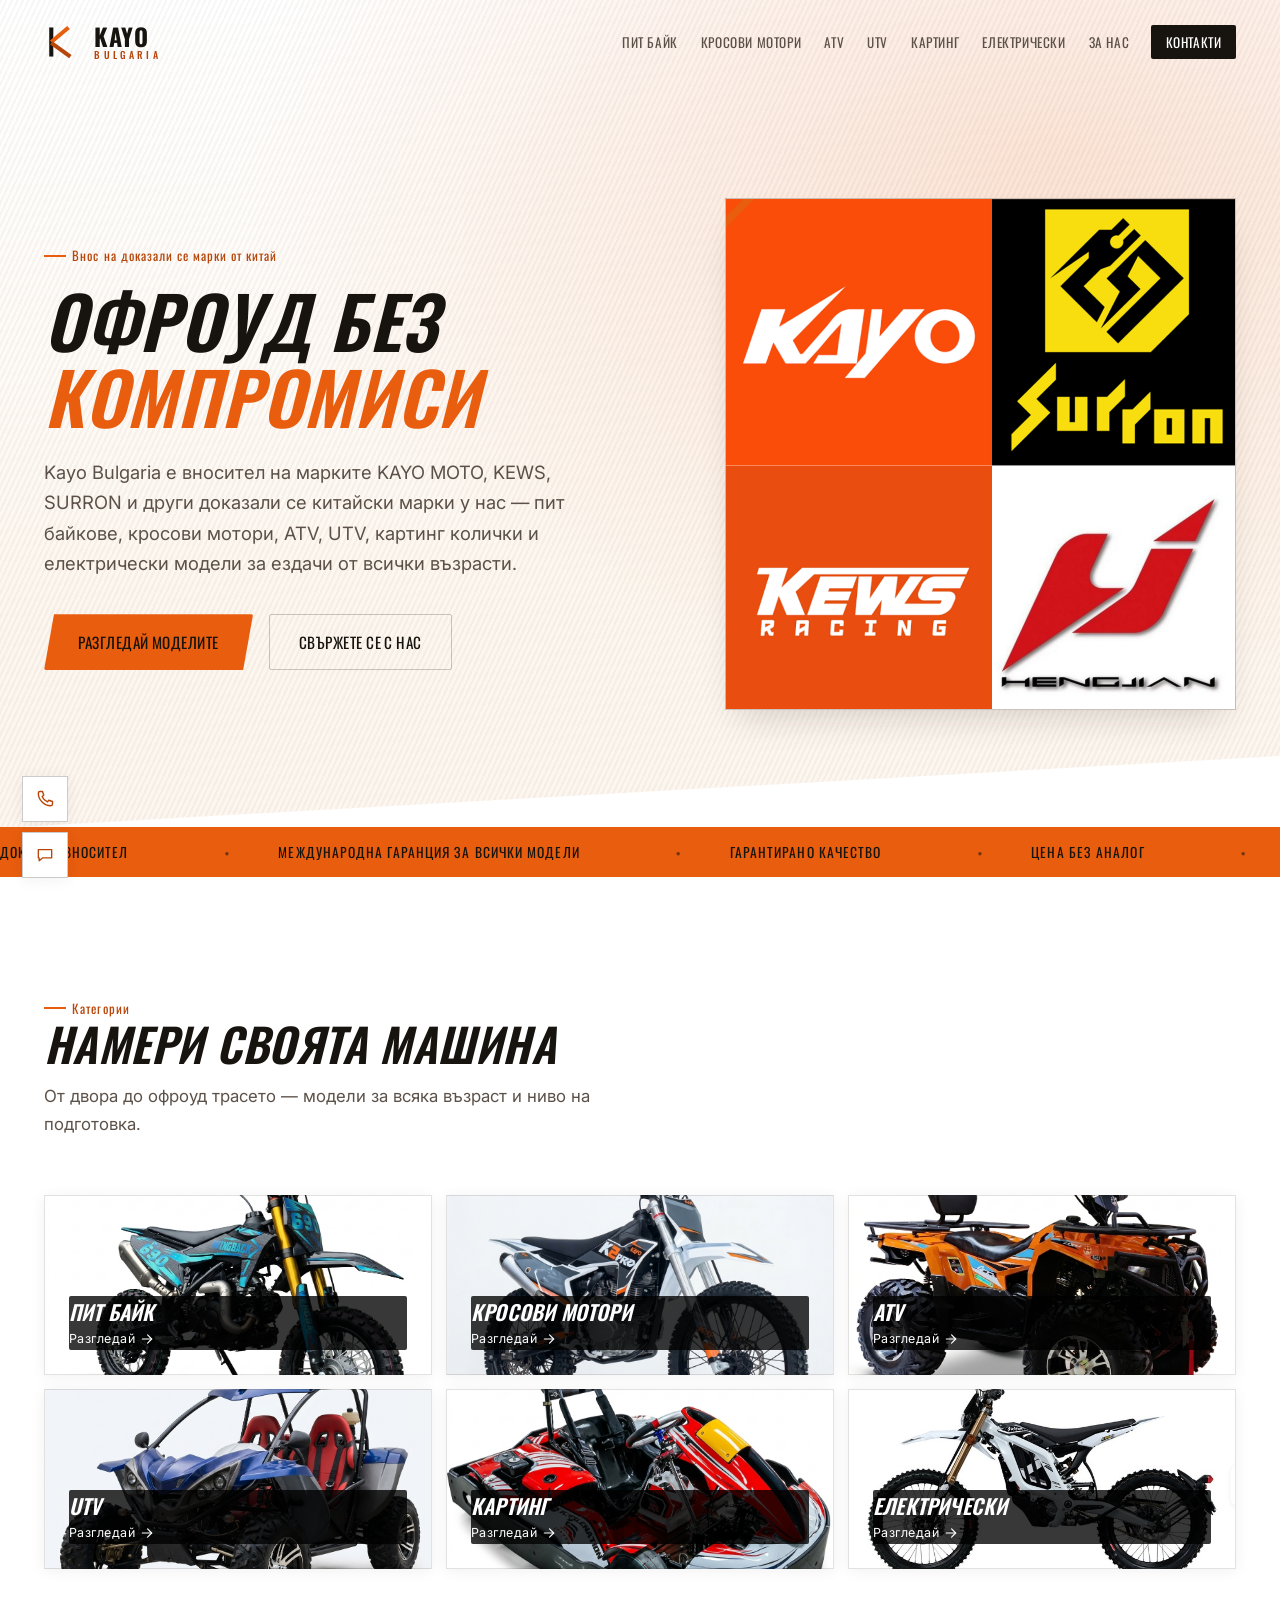
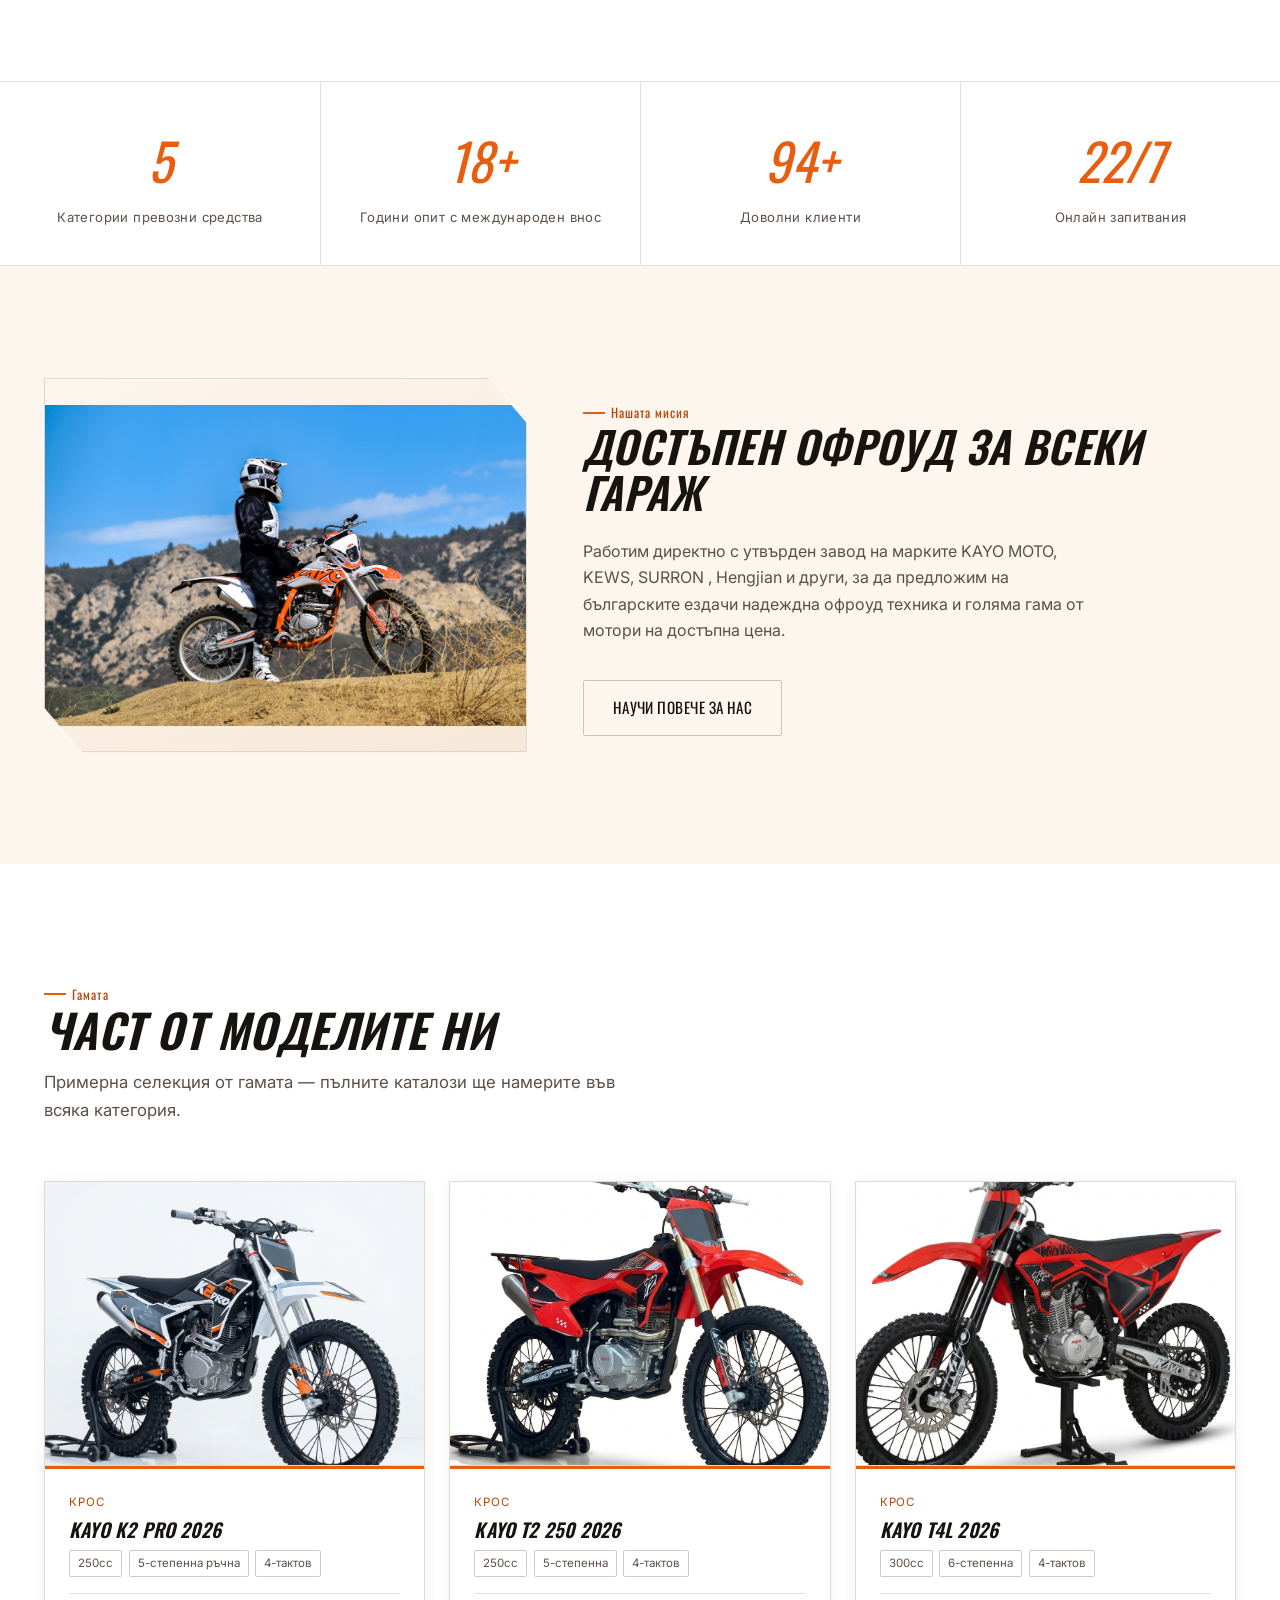
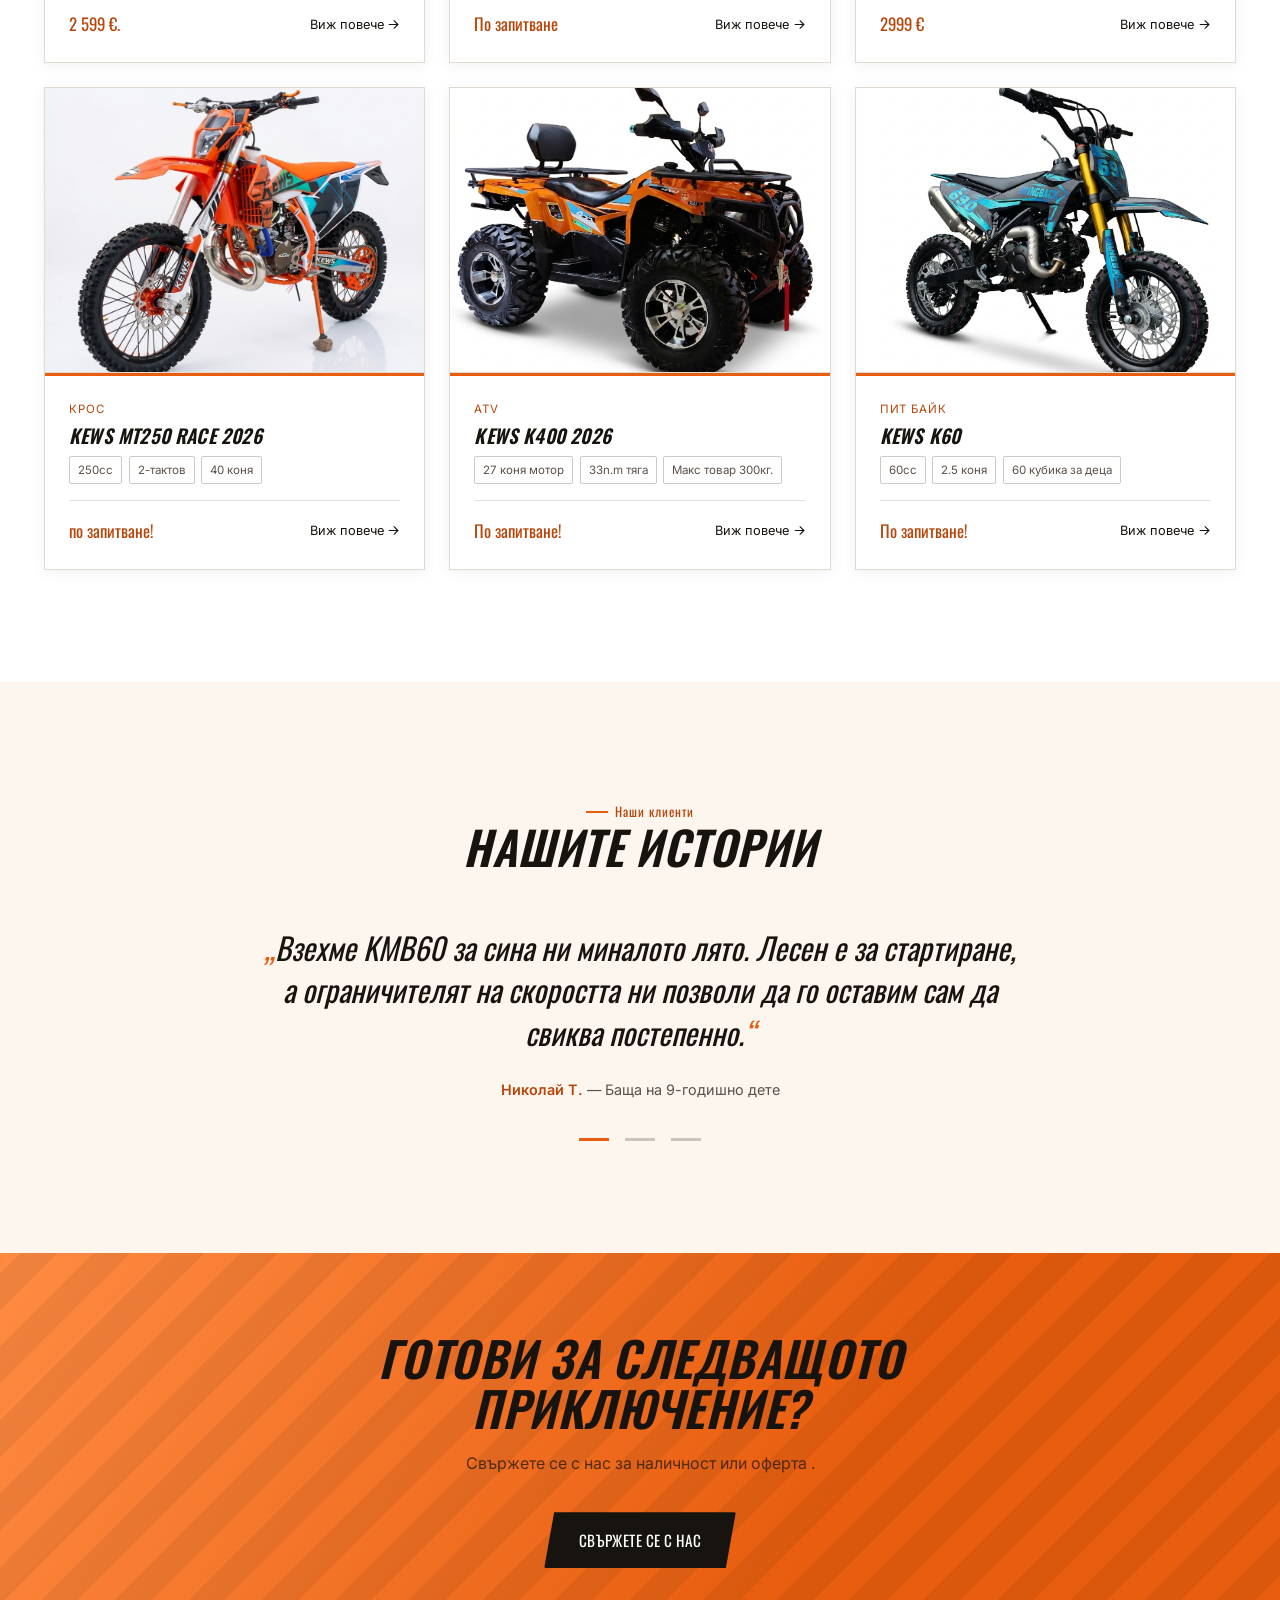
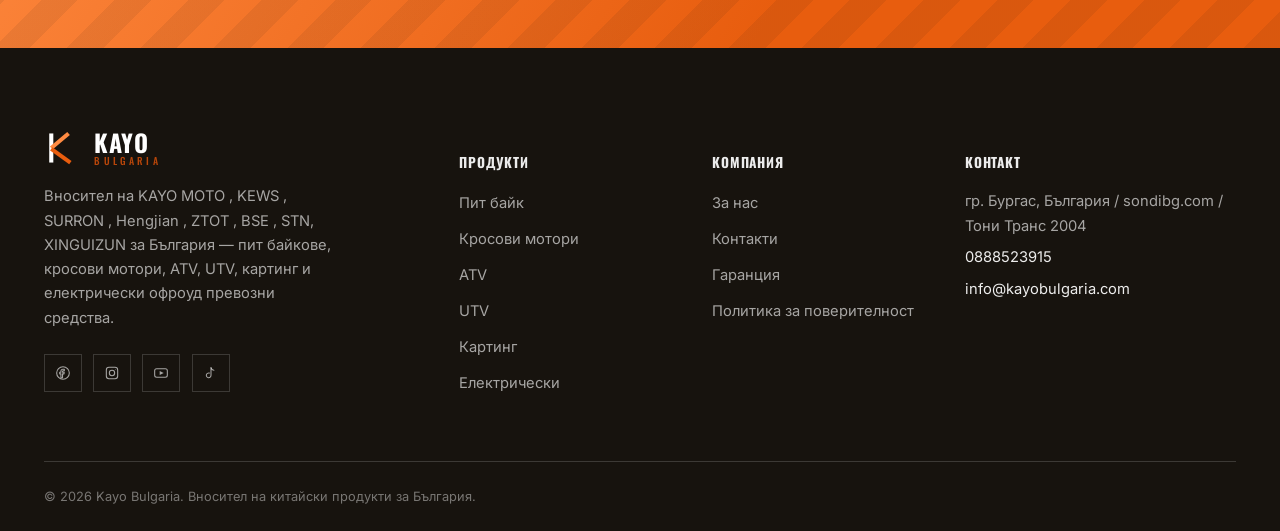
<file: index.html>
<!DOCTYPE html>
<html lang="bg">
<head>
<meta charset="UTF-8">
<meta name="viewport" content="width=device-width, initial-scale=1.0">
<title>KAYO България | Пит байкове, ATV, UTV, кросови мотори</title>
<meta name="description" content="Внос на ТОП цени KAYO MOTO, SURRON и KEWS за България — пит байкове, кросови мотори, ATV, UTV, картинг и електрически возила. Гаранция и доставка в цялата страна.">
<meta name="robots" content="index, follow, max-image-preview:large">
<meta name="keywords" content="KAYO MOTO България, пит байк, кросов мотор, ATV, UTV, картинг, електрически офроуд, внос мотори България">
<meta name="author" content="Kayo Bulgaria">
<meta name="theme-color" content="#17140f">
<!-- TODO: смени с реалния домейн на сайта, ако се различава от kayobulgaria.bg -->
<link rel="canonical" href="https://kayobulgaria.bg/">

<!-- Open Graph / Facebook -->
<meta property="og:type" content="website">
<meta property="og:site_name" content="Kayo Bulgaria">
<meta property="og:locale" content="bg_BG">
<meta property="og:url" content="https://kayobulgaria.bg/">
<meta property="og:title" content="KAYO MOTO България | Пит байкове, ATV, UTV, кросови мотори">
<meta property="og:description" content="Официален внос на KAYO MOTO, SURRON и KEWS за България — пит байкове, кросови мотори, ATV, UTV, картинг и електрически возила с гаранция и доставка в цялата страна.">
<!-- TODO: качи реална снимка 1200x630px на модел/шоурум тук -->
<meta property="og:image" content="https://kayobulgaria.bg/images/og-cover.jpg">
<meta property="og:image:width" content="1200">
<meta property="og:image:height" content="630">

<!-- Twitter Card -->
<meta name="twitter:card" content="summary_large_image">
<meta name="twitter:title" content="KAYO MOTO България | Пит байкове, ATV, UTV, кросови мотори">
<meta name="twitter:description" content="Официален внос на KAYO MOTO, SURRON и KEWS за България — пит байкове, кросови мотори, ATV, UTV, картинг и електрически возила.">
<meta name="twitter:image" content="https://kayobulgaria.bg/images/og-cover.jpg">

<link rel="icon" href="data:image/svg+xml,%3Csvg xmlns='http://www.w3.org/2000/svg' viewBox='0 0 100 100'%3E%3Crect width='100' height='100' fill='%2317140f'/%3E%3Ctext x='50' y='70' font-size='58' font-family='Arial' font-weight='700' fill='%23e85d2a' text-anchor='middle'%3EK%3C/text%3E%3C/svg%3E">
<link rel="preconnect" href="https://fonts.googleapis.com">
<link rel="preconnect" href="https://fonts.gstatic.com" crossorigin>
<link rel="stylesheet" href="css/style.css">

<!-- Structured data: помага на Google да разбере кой сте и каква е структурата на сайта -->
<script type="application/ld+json">
{
  "@context": "https://schema.org",
  "@graph": [
    {
      "@type": "MotorcycleDealer",
      "@id": "https://kayobulgaria.bg/#organization",
      "name": "Kayo Bulgaria",
      "url": "https://kayobulgaria.bg/",
      "logo": "https://kayobulgaria.bg/images/logo.png",
      "image": "https://kayobulgaria.bg/images/og-cover.jpg",
      "description": "Вносител на KAYO MOTO , KEWS , SURRON , Hengjian , ZTOT , BSE , STN, XINGUIZUN за България — пит байкове, кросови мотори, ATV, UTV, картинг и електрически офроуд превозни средства.",
      "telephone": "+359888523915",
      "email": "info@kayobulgaria.com",
      "priceRange": "$$",
      "currenciesAccepted": "BGN",
      "address": {
        "@type": "PostalAddress",
        "addressLocality": "Бургас",
        "addressCountry": "BG"
      },
      "areaServed": "BG",
      "sameAs": [
        "https://www.facebook.com/ЗАМЕНИ_С_РЕАЛЕН_ЛИНК",
        "https://www.instagram.com/ЗАМЕНИ_С_РЕАЛЕН_ЛИНК",
        "https://www.youtube.com/ЗАМЕНИ_С_РЕАЛЕН_ЛИНК",
        "https://www.tiktok.com/ЗАМЕНИ_С_РЕАЛЕН_ЛИНК"
      ]
    },
    {
      "@type": "WebSite",
      "@id": "https://kayobulgaria.bg/#website",
      "url": "https://kayobulgaria.bg/",
      "name": "Kayo Bulgaria",
      "inLanguage": "bg-BG",
      "publisher": { "@id": "https://kayobulgaria.bg/#organization" }
    },
    {
      "@type": "ItemList",
      "name": "Категории превозни средства",
      "itemListElement": [
        {"@type": "ListItem", "position": 1, "name": "Пит байк", "url": "https://kayobulgaria.bg/pit-bike.html"},
        {"@type": "ListItem", "position": 2, "name": "Кросови мотори", "url": "https://kayobulgaria.bg/cross.html"},
        {"@type": "ListItem", "position": 3, "name": "ATV", "url": "https://kayobulgaria.bg/atv.html"},
        {"@type": "ListItem", "position": 4, "name": "UTV", "url": "https://kayobulgaria.bg/utv.html"},
        {"@type": "ListItem", "position": 5, "name": "Картинг", "url": "https://kayobulgaria.bg/karting.html"},
        {"@type": "ListItem", "position": 6, "name": "Електрически", "url": "https://kayobulgaria.bg/electric.html"}
      ]
    }
  ]
}
</script>
</head>
<body data-page="home">
  <header class="site-header" id="siteHeader">
    <div class="header-inner">
      <a href="index.html" class="logo" aria-label="Kayo Bulgaria — начало">
        <svg class="logo-mark" viewBox="0 0 44 44" xmlns="http://www.w3.org/2000/svg">
        <path class="bar-1" d="M8 6 L8 38"/>
        <path class="bar-2" d="M8 22 L27 6"/>
        <path class="bar-3" d="M8 23 L29 38"/>
      </svg>
        <span class="logo-text">KAYO<span class="logo-sub">BULGARIA</span></span>
      </a>
      <nav class="main-nav" id="mainNav">
        <ul>
        <li><a href="pit-bike.html" data-page="pit-bike">Пит байк</a></li>
        <li><a href="cross.html" data-page="cross">Кросови мотори</a></li>
        <li><a href="atv.html" data-page="atv">ATV</a></li>
        <li><a href="utv.html" data-page="utv">UTV</a></li>
        <li><a href="karting.html" data-page="karting">Картинг</a></li>
        <li><a href="electric.html" data-page="electric">Електрически</a></li>
        <li><a href="about.html" data-page="about">За нас</a></li>
        <li><a href="contact.html" data-page="contact" class="nav-cta">Контакти</a></li>
        </ul>
      </nav>
      <button class="nav-toggle" id="navToggle" aria-label="Отвори меню" aria-expanded="false">
        <span></span><span></span><span></span>
      </button>
    </div>
  </header>
  <div class="nav-scrim" id="navScrim"></div>
  <main>
  <section class="hero">
    <div class="hero-grain"></div>
    <div class="hero-inner">
      <div class="hero-copy">
        <div class="eyebrow-tag">Внос на доказали се марки от китай</div>
        <h1><span>Офроуд без</span><span>компромиси</span></h1>
        <p class="lede">Kayo Bulgaria е вносител на марките KAYO MOTO, KEWS, SURRON и други доказали се китайски марки у нас — пит байкове, кросови мотори, ATV, UTV, картинг колички и електрически модели за ездачи от всички възрасти.</p>
        <div class="hero-actions">
          <a href="#categories" class="btn btn-primary">Разгледай моделите</a>
          <a href="contact.html" class="btn btn-ghost">Свържете се с нас</a>
        </div>
      </div>
      <div class="hero-art">
        <span class="hero-badge"></span>
        <div class="ph-media"><img src="images/logo1.png" alt="Kayo Bulgaria Logo"></div>
      </div>
    </div>
  </section>

    <div class="marquee-strip">
    <div class="marquee-track"><span>ДОКАЗАН ВНОСИТЕЛ</span><span>МЕЖДУНАРОДНА ГАРАНЦИЯ ЗА ВСИЧКИ МОДЕЛИ</span><span>ГАРАНТИРАНО КАЧЕСТВО</span><span>ЦЕНА БЕЗ АНАЛОГ</span><span>ДОСТАВКА В ЦЯЛА БЪЛГАРИЯ</span><span>ДОКАЗАН ВНОСИТЕЛ</span><span>МЕЖДУНАРОДНА ГАРАНЦИЯ ЗА ВСИЧКИ МОДЕЛИ</span><span>ГАРАНТИРАНО КАЧЕСТВО</span><span>ЦЕНА БЕЗ АНАЛОГ</span><span>ДОСТАВКА В ЦЯЛА БЪЛГАРИЯ</span></div>
  </div>

  <section class="section" id="categories">
    <div class="container">
      <div class="section-head reveal">
        <div class="eyebrow-tag">Категории</div>
        <h2>Намери своята машина</h2>
        <p>От двора до офроуд трасето — модели за всяка възраст и ниво на подготовка.</p>
      </div>
      <div class="cat-grid">
        <a href="pit-bike.html" class="cat-card" style="background-image: url('images/kewsk60.jpg');" aria-label="Разгледай пит байкове KAYO">
          <h3>Пит байк</h3>
          <span class="cat-go">Разгледай <svg viewBox="0 0 24 24" fill="none" stroke="currentColor" stroke-width="2" stroke-linecap="round" stroke-linejoin="round"><line x1="4" y1="12" x2="20" y2="12"/><polyline points="13 5 20 12 13 19"/></svg></span>
        </a>
        <a href="cross.html" class="cat-card" style="background-image: url('images/kayok2.jpg');" aria-label="Разгледай кросови мотори KAYO">
          <h3>Кросови мотори</h3>
          <span class="cat-go">Разгледай <svg viewBox="0 0 24 24" fill="none" stroke="currentColor" stroke-width="2" stroke-linecap="round" stroke-linejoin="round"><line x1="4" y1="12" x2="20" y2="12"/><polyline points="13 5 20 12 13 19"/></svg></span>
        </a>
        <a href="atv.html" class="cat-card" style="background-image: url('images/kewsk400.jpg');" aria-label="Разгледай ATV квадроциклети KAYO">
          <h3>ATV</h3>
          <span class="cat-go">Разгледай <svg viewBox="0 0 24 24" fill="none" stroke="currentColor" stroke-width="2" stroke-linecap="round" stroke-linejoin="round"><line x1="4" y1="12" x2="20" y2="12"/><polyline points="13 5 20 12 13 19"/></svg></span>
        </a>
        <a href="utv.html" class="cat-card" style="background-image: url('images/utv.jpg');" aria-label="Разгледай UTV бъгита KAYO">
          <h3>UTV</h3>
          <span class="cat-go">Разгледай <svg viewBox="0 0 24 24" fill="none" stroke="currentColor" stroke-width="2" stroke-linecap="round" stroke-linejoin="round"><line x1="4" y1="12" x2="20" y2="12"/><polyline points="13 5 20 12 13 19"/></svg></span>
        </a>
        <a href="karting.html" class="cat-card" style="background-image: url('images/karting.jpg');" aria-label="Разгледай картинг колички KAYO">
          <h3>Картинг</h3>
          <span class="cat-go">Разгледай <svg viewBox="0 0 24 24" fill="none" stroke="currentColor" stroke-width="2" stroke-linecap="round" stroke-linejoin="round"><line x1="4" y1="12" x2="20" y2="12"/><polyline points="13 5 20 12 13 19"/></svg></span>
        </a>
        <a href="electric.html" class="cat-card" style="background-image: url('images/surronlb2.jpg');" aria-label="Разгледай електрически офроуд превозни средства KAYO">
          <h3>Електрически</h3>
          <span class="cat-go">Разгледай <svg viewBox="0 0 24 24" fill="none" stroke="currentColor" stroke-width="2" stroke-linecap="round" stroke-linejoin="round"><line x1="4" y1="12" x2="20" y2="12"/><polyline points="13 5 20 12 13 19"/></svg></span>
        </a>
      </div>
    </div>
  </section>

  <div class="stats-row">
    <div class="stat"><div class="num" data-count="6">0</div><div class="label">Категории превозни средства</div></div>
    <div class="stat"><div class="num" data-count="20" data-suffix="+">0</div><div class="label">Години опит с международен внос</div></div>
    <div class="stat"><div class="num" data-count="100" data-suffix="+">0</div><div class="label">Доволни клиенти</div></div>
    <div class="stat"><div class="num" data-count="24" data-suffix="/7">0</div><div class="label">Онлайн запитвания</div></div>
  </div>

  <section class="section bg-surface">
    <div class="container">
      <div class="split">
        <div class="split-media"><img src="images/kayoor.jpg" alt="offroad"></div>
        <div class="split-copy reveal">
          <div class="eyebrow-tag">Нашата мисия</div>
          <h2>Достъпен офроуд за всеки гараж</h2>
          <p>Работим директно с утвърден завод на марките KAYO MOTO, KEWS, SURRON , Hengjian и други, за да предложим на българските ездачи надеждна офроуд техника и голяма гама от мотори на достъпна цена. </p>
          <a href="about.html" class="btn btn-ghost">Научи повече за нас</a>
        </div>
      </div>
    </div>
  </section>

  <section class="section">
    <div class="container">
      <div class="section-head reveal">
        <div class="eyebrow-tag">Гамата</div>
        <h2>Част от моделите ни</h2>
        <p>Примерна селекция от гамата — пълните каталози ще намерите във всяка категория.</p>
      </div>
    </div>
    <div class="container">
      <div class="rail">
        <div class="model-card">
          <div class="ph-media"><img src="images/kayok2.jpg" alt="KAYO K2 PRO 2026"></div>
          <div class="model-body">
            <div class="model-cat">Крос</div>
            <h4>KAYO K2 PRO 2026</h4>
            <div class="model-specs"><span class="chip">250cc</span><span class="chip">5-степенна ръчна</span><span class="chip">4-тактов</span></div>
            <div class="model-foot">
              <span class="model-price">2 599 €.</span>
              <a href="cross.html" class="model-link" aria-label="Виж повече за KAYO TT140 пит байк">Виж повече <svg viewBox="0 0 24 24" fill="none" stroke="currentColor" stroke-width="2" stroke-linecap="round" stroke-linejoin="round"><line x1="4" y1="12" x2="20" y2="12"/><polyline points="13 5 20 12 13 19"/></svg></a>
            </div>
          </div>
        </div>
        <div class="model-card">
          <div class="ph-media"><img src="images/kayot2.jpg" alt="KAYO T2 250"></div>
          <div class="model-body">
            <div class="model-cat">Крос</div>
            <h4>KAYO T2 250 2026</h4>
            <div class="model-specs"><span class="chip">250cc</span><span class="chip">5-степенна</span><span class="chip">4-тактов</span></div>
            <div class="model-foot">
              <span class="model-price">По запитване</span>
              <a href="cross.html" class="model-link" aria-label="Виж повече за KAYO K4 250 кросов мотор">Виж повече <svg viewBox="0 0 24 24" fill="none" stroke="currentColor" stroke-width="2" stroke-linecap="round" stroke-linejoin="round"><line x1="4" y1="12" x2="20" y2="12"/><polyline points="13 5 20 12 13 19"/></svg></a>
            </div>
          </div>
        </div>
        <div class="model-card">
          <div class="ph-media"><img src="images/kayot4l.jpg" alt="KAYO T4L 2026"></div>
          <div class="model-body">
            <div class="model-cat">Крос</div>
            <h4>KAYO T4L 2026</h4>
            <div class="model-specs"><span class="chip">300cc</span><span class="chip">6-степенна</span><span class="chip">4-тактов</span></div>
            <div class="model-foot">
              <span class="model-price">2999 €</span>
              <a href="cross.html" class="model-link" aria-label="Виж повече за KAYO T4L кросов мотор">Виж повече <svg viewBox="0 0 24 24" fill="none" stroke="currentColor" stroke-width="2" stroke-linecap="round" stroke-linejoin="round"><line x1="4" y1="12" x2="20" y2="12"/><polyline points="13 5 20 12 13 19"/></svg></a>
            </div>
          </div>
        </div>
        <div class="model-card">
          <div class="ph-media"><img src="images/kewsmt250.jpg" alt="KEWS MT250 RACE 2026"></div>
          <div class="model-body">
            <div class="model-cat">Крос</div>
            <h4>KEWS MT250 RACE 2026</h4>
            <div class="model-specs"><span class="chip">250cc</span><span class="chip">2-тактов</span><span class="chip">40 коня</span></div>
            <div class="model-foot">
              <span class="model-price">по запитване!</span>
              <a href="cross.html" class="model-link" aria-label="Виж повече за MT250 RACE 2026">Виж повече <svg viewBox="0 0 24 24" fill="none" stroke="currentColor" stroke-width="2" stroke-linecap="round" stroke-linejoin="round"><line x1="4" y1="12" x2="20" y2="12"/><polyline points="13 5 20 12 13 19"/></svg></a>
            </div>
          </div>
        </div>
        <div class="model-card">
          <div class="ph-media"><img src="images/kewsk400.jpg" alt="KEWS K400 2026"></div>
          <div class="model-body">
            <div class="model-cat">ATV</div>
            <h4>KEWS K400 2026</h4>
            <div class="model-specs"><span class="chip">27 коня мотор</span><span class="chip">33n.m тяга</span><span class="chip">Макс товар 300кг.</span></div>
            <div class="model-foot">
              <span class="model-price">По запитване!</span>
              <a href="atv.html" class="model-link" aria-label="Виж повече за KEWS K400 2026 ATV">Виж повече <svg viewBox="0 0 24 24" fill="none" stroke="currentColor" stroke-width="2" stroke-linecap="round" stroke-linejoin="round"><line x1="4" y1="12" x2="20" y2="12"/><polyline points="13 5 20 12 13 19"/></svg></a>
            </div>
          </div>
        </div>
        <div class="model-card">
          <div class="ph-media"><img src="images/kewsk60.jpg" alt="KEWS K60 2026"></div>
          <div class="model-body">
            <div class="model-cat">Пит байк</div>
            <h4>KEWS K60</h4>
            <div class="model-specs"><span class="chip">60cc</span><span class="chip">2.5 коня</span><span class="chip">60 кубика за деца</span></div>
            <div class="model-foot">
              <span class="model-price">По запитване!</span>
              <a href="pit-bike.html" class="model-link" aria-label="Виж повече за KEWS K60 2026 Пит байк">Виж повече <svg viewBox="0 0 24 24" fill="none" stroke="currentColor" stroke-width="2" stroke-linecap="round" stroke-linejoin="round"><line x1="4" y1="12" x2="20" y2="12"/><polyline points="13 5 20 12 13 19"/></svg></a>
            </div>
          </div>
        </div>
      </div>
    </div>
    <script type="application/ld+json">
    {
      "@context": "https://schema.org",
      "@graph": [
        {
          "@type": "Product", "name": "KAYO TT140", "category": "Пит байк", "brand": {"@type": "Brand", "name": "KAYO MOTO"},
          "offers": {"@type": "Offer", "priceCurrency": "BGN", "price": "2799", "availability": "https://schema.org/InStock", "url": "https://kayobulgaria.bg/pit-bike.html"}
        },
        {
          "@type": "Product", "name": "KAYO K4 250", "category": "Кросов мотор", "brand": {"@type": "Brand", "name": "KAYO MOTO"},
          "url": "https://kayobulgaria.bg/cross.html"
        },
        {
          "@type": "Product", "name": "KAYO A180", "category": "ATV", "brand": {"@type": "Brand", "name": "KAYO MOTO"},
          "offers": {"@type": "Offer", "priceCurrency": "BGN", "price": "3199", "availability": "https://schema.org/InStock", "url": "https://kayobulgaria.bg/atv.html"}
        },
        {
          "@type": "Product", "name": "KAYO S200", "category": "UTV", "brand": {"@type": "Brand", "name": "KAYO MOTO"},
          "offers": {"@type": "Offer", "priceCurrency": "BGN", "price": "6499", "availability": "https://schema.org/InStock", "url": "https://kayobulgaria.bg/utv.html"}
        },
        {
          "@type": "Product", "name": "KAYO eC2i", "category": "Електрически офроуд", "brand": {"@type": "Brand", "name": "KAYO MOTO"},
          "url": "https://kayobulgaria.bg/electric.html"
        },
        {
          "@type": "Product", "name": "KAYO KART SPORT 200", "category": "Картинг", "brand": {"@type": "Brand", "name": "KAYO MOTO"},
          "url": "https://kayobulgaria.bg/karting.html"
        }
      ]
    }
    </script>
  </section>

  <section class="section bg-surface">
    <div class="container">
      <div class="section-head center reveal">
        <div class="eyebrow-tag">Наши клиенти</div>
        <h2>Нашите истории</h2>
      </div>
      <div class="testi-wrap">
        <div class="testi-slide is-active">
          <p class="testi-quote">Взехме KMB60 за сина ни миналото лято. Лесен е за стартиране, а ограничителят на скоростта ни позволи да го оставим сам да свиква постепенно.</p>
          <p class="testi-meta"><b>Николай Т.</b> — Баща на 9-годишно дете</p>
        </div><div class="testi-slide">
          <p class="testi-quote">K4 250 се справя чудесно на разбита пътека. При покупката в Kayo България ни обясниха подробно какво да следим при поддръжката.</p>
          <p class="testi-meta"><b>Ивайло Г.</b> — Ентусиаст, кросови мотори</p>
        </div><div class="testi-slide">
          <p class="testi-quote">UTV-то ни помага да пренасяме фураж и инструменти по стръмния терен около стопанството — по-икономично решение от по-скъпите марки, които разглеждахме.</p>
          <p class="testi-meta"><b>Радостина П.</b> — Собственик на малко стопанство</p>
        </div>
        <div class="testi-nav"><button class="testi-dot is-active" aria-label="Мнение 1"></button><button class="testi-dot" aria-label="Мнение 2"></button><button class="testi-dot" aria-label="Мнение 3"></button></div>
      </div>
    </div>
  </section>

    <section class="cta-banner">
    <div class="cta-banner-inner">
      <h2>Готови за следващото приключение?</h2>
      <p>Свържете се с нас за наличност или оферта .</p>
      <a href="contact.html" class="btn btn-primary">Свържете се с нас</a>
    </div>
  </section>
  </main>
  <footer class="site-footer">
    <div class="container">
      <div class="footer-grid">
        <div class="footer-brand">
          <a href="index.html" class="logo" aria-label="Kayo Bulgaria — начало">
            <svg class="logo-mark" viewBox="0 0 44 44" xmlns="http://www.w3.org/2000/svg">
        <path class="bar-1" d="M8 6 L8 38"/>
        <path class="bar-2" d="M8 22 L27 6"/>
        <path class="bar-3" d="M8 23 L29 38"/>
      </svg>
            <span class="logo-text">KAYO<span class="logo-sub">BULGARIA</span></span>
          </a>
          <p>Вносител на KAYO MOTO , KEWS , SURRON , Hengjian , ZTOT , BSE , STN, XINGUIZUN за България — пит байкове, кросови мотори, ATV, UTV, картинг и електрически офроуд превозни средства.</p>
          <div class="footer-social">
            <a href="#" aria-label="Facebook"><svg viewBox="0 0 24 24" fill="none" stroke="currentColor" stroke-width="1.6" stroke-linecap="round" stroke-linejoin="round"><circle cx="12" cy="12" r="9.5"/><path d="M14 8.5h-1.5c-.8 0-1.2.4-1.2 1.2V11h2.5l-.3 2.3H11.3V19h-2.4v-5.7H7V11h1.9V9.4c0-1.9 1.1-3 3-3H14z"/></svg></a>
            <a href="#" aria-label="Instagram"><svg viewBox="0 0 24 24" fill="none" stroke="currentColor" stroke-width="1.6" stroke-linecap="round" stroke-linejoin="round"><rect x="3.5" y="3.5" width="17" height="17" rx="4"/><circle cx="12" cy="12" r="4"/><circle cx="17" cy="7" r="0.6" fill="currentColor" stroke="none"/></svg></a>
            <a href="#" aria-label="YouTube"><svg viewBox="0 0 24 24" fill="none" stroke="currentColor" stroke-width="1.6" stroke-linecap="round" stroke-linejoin="round"><rect x="2.5" y="5.5" width="19" height="13" rx="3"/><polygon points="10 9 16 12 10 15" fill="currentColor" stroke="none"/></svg></a>
            <a href="#" aria-label="TikTok"><svg viewBox="0 0 24 24" fill="none" stroke="currentColor" stroke-width="1.6" stroke-linecap="round" stroke-linejoin="round"><path d="M12 4v11.5a3.5 3.5 0 1 1-2.5-3.35"/><path d="M12 4c.4 2.2 2.1 3.8 4.3 4"/></svg></a>
          </div>
        </div>
        <div class="footer-col">
          <h5>Продукти</h5>
          <ul>
            <li><a href="pit-bike.html">Пит байк</a></li>
            <li><a href="cross.html">Кросови мотори</a></li>
            <li><a href="atv.html">ATV</a></li>
            <li><a href="utv.html">UTV</a></li>
            <li><a href="karting.html">Картинг</a></li>
            <li><a href="electric.html">Електрически</a></li>
          </ul>
        </div>
        <div class="footer-col">
          <h5>Компания</h5>
          <ul>
            <li><a href="about.html">За нас</a></li>
            <li><a href="contact.html">Контакти</a></li>
            <li><a href="#">Гаранция</a></li>
            <li><a href="#">Политика за поверителност</a></li>
          </ul>
        </div>
        <div class="footer-col">
          <h5>Контакт</h5>
          <!-- TODO: замени с реални данни -->
          <p>гр. Бургас, България / sondibg.com / Тони Транс 2004</p>
          <p><a href="tel:+359888523915">0888523915</a></p>
          <p><a href="mailto:info@kayobulgaria.com">info@kayobulgaria.com</a></p>
        </div>
      </div>
      <div class="footer-bottom">
        <span>&copy; <span id="year"></span> Kayo Bulgaria. Вносител на китайски продукти за България.</span>
      </div>
    </div>
  </footer>
  <button class="to-top" id="toTop" aria-label="Обратно нагоре"><svg viewBox="0 0 24 24" fill="none" stroke="currentColor" stroke-width="2" stroke-linecap="round" stroke-linejoin="round"><polyline points="6 15 12 9 18 15"/></svg></button>
  <div class="quick-contact">
    <!-- TODO: потвърди, че това е реалният телефонен номер — трябва да съвпада навсякъде в сайта (виж бележката за NAP consistency) -->
    <a href="tel:+359888523915" aria-label="Обадете се"><svg viewBox="0 0 24 24" fill="none" stroke="currentColor" stroke-width="1.7" stroke-linecap="round" stroke-linejoin="round"><path d="M6 3h3l1.5 4.5-2 1.5a12 12 0 0 0 6.5 6.5l1.5-2L21 15v3a2 2 0 0 1-2 2c-8 0-15-7-15-15a2 2 0 0 1 2-2z"/></svg></a>
    <a href="contact.html" aria-label="Изпрати съобщение"><svg viewBox="0 0 24 24" fill="none" stroke="currentColor" stroke-width="1.6" stroke-linecap="round" stroke-linejoin="round"><path d="M4 5.5h16v10H9l-4 3.5v-3.5H4z"/></svg></a>
  </div>
  <script src="js/main.js"></script>
</body>
</html>
</file>
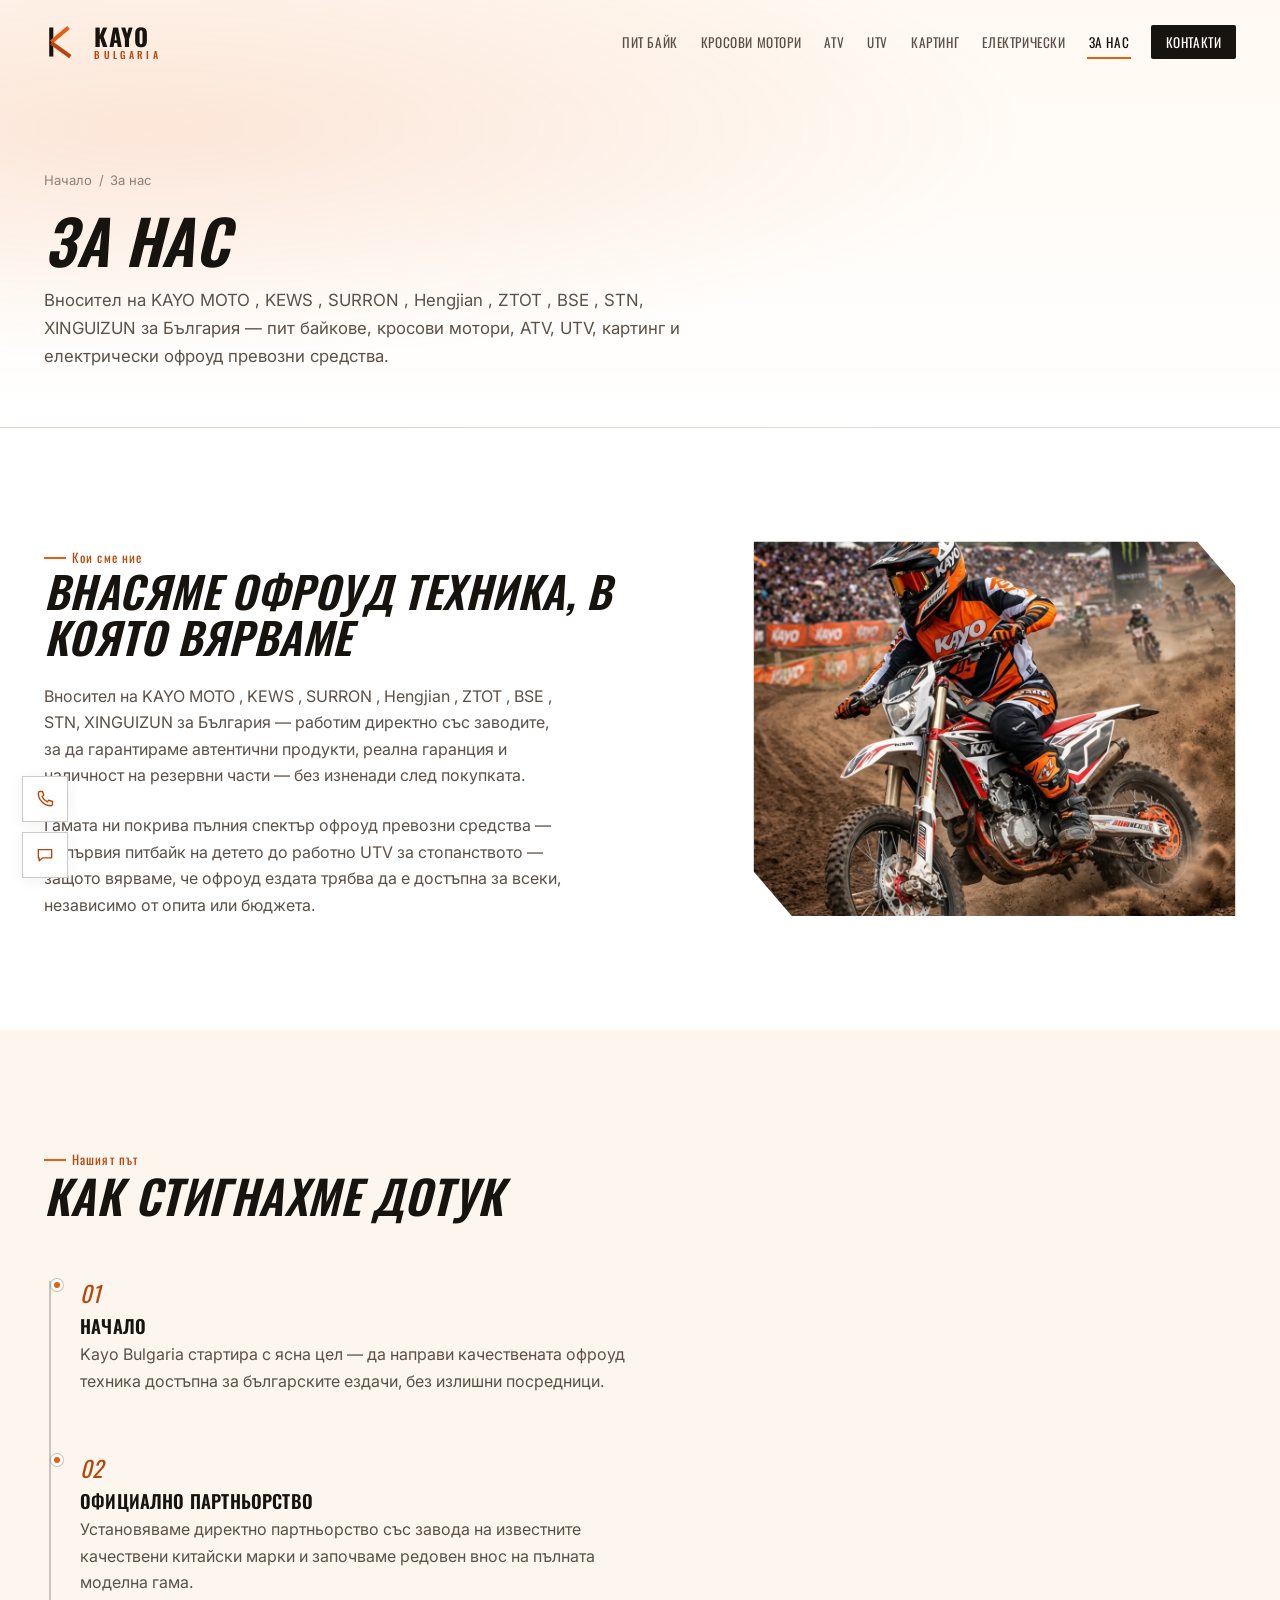
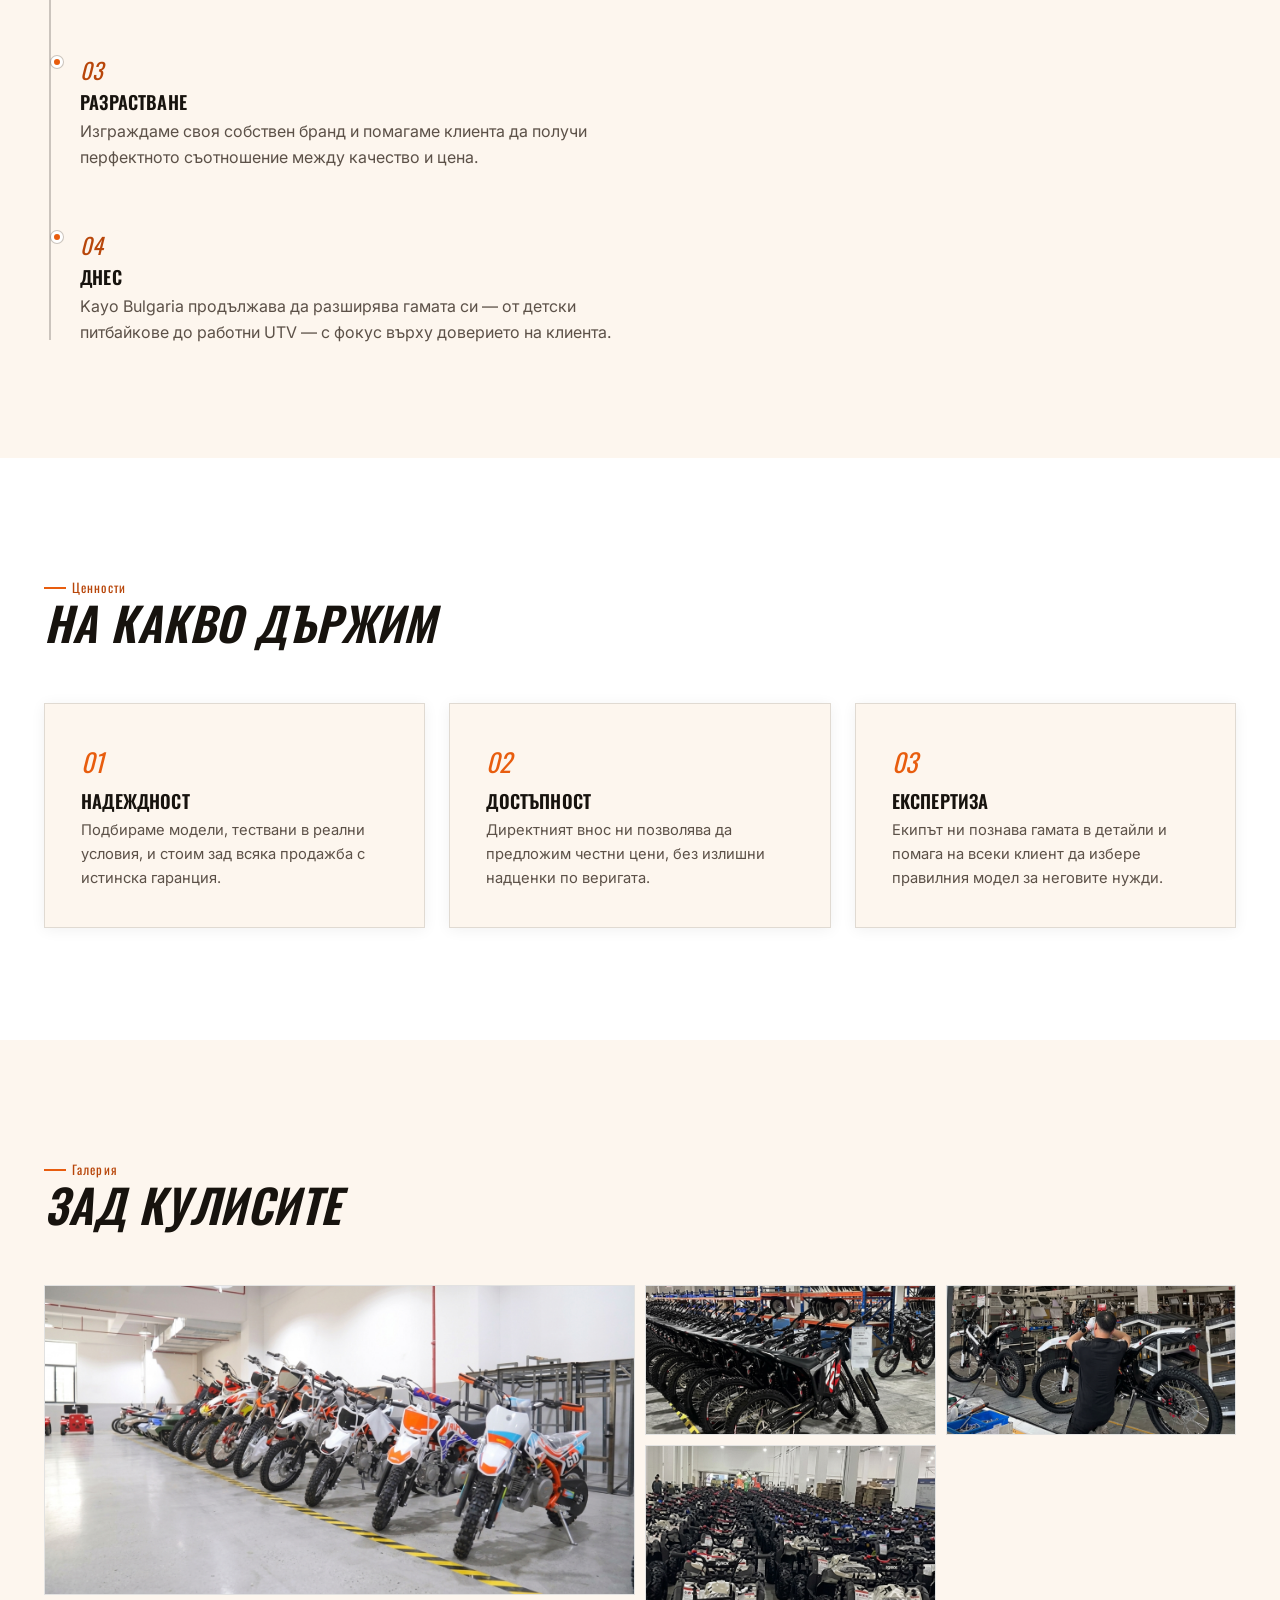
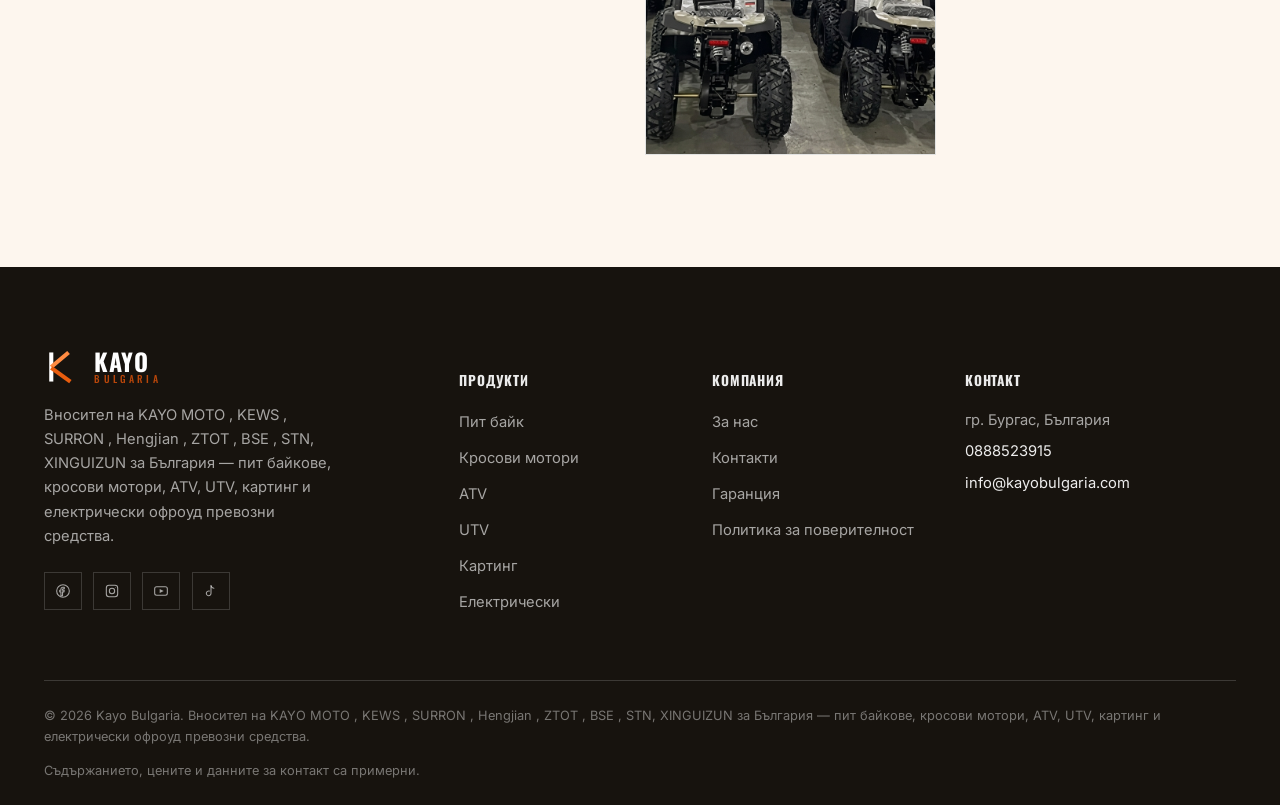
<file: about.html>
<!DOCTYPE html>
<html lang="bg">
<head>
<meta charset="UTF-8">
<meta name="viewport" content="width=device-width, initial-scale=1.0">
<title>За нас — Kayo Bulgaria</title>
<meta name="description" content="Вносител на KAYO MOTO , KEWS , SURRON , Hengjian , ZTOT , BSE , STN, XINGUIZUN за България — пит байкове, кросови мотори, ATV, UTV, картинг и електрически офроуд превозни средства.">
<link rel="icon" href="data:image/svg+xml,%3Csvg xmlns='http://www.w3.org/2000/svg' viewBox='0 0 100 100'%3E%3Crect width='100' height='100' fill='%2317140f'/%3E%3Ctext x='50' y='70' font-size='58' font-family='Arial' font-weight='700' fill='%23e85d2a' text-anchor='middle'%3EK%3C/text%3E%3C/svg%3E">
<link rel="preconnect" href="https://fonts.googleapis.com">
<link rel="stylesheet" href="css/style.css">
</head>
<body data-page="about">
  <header class="site-header" id="siteHeader">
    <div class="header-inner">
      <a href="index.html" class="logo" aria-label="Kayo Bulgaria — начало">
        <svg class="logo-mark" viewBox="0 0 44 44" xmlns="http://www.w3.org/2000/svg">
        <path class="bar-1" d="M8 6 L8 38"/>
        <path class="bar-2" d="M8 22 L27 6"/>
        <path class="bar-3" d="M8 23 L29 38"/>
      </svg>
        <span class="logo-text">KAYO<span class="logo-sub">BULGARIA</span></span>
      </a>
      <nav class="main-nav" id="mainNav">
        <ul>
        <li><a href="pit-bike.html" data-page="pit-bike">Пит байк</a></li>
        <li><a href="cross.html" data-page="cross">Кросови мотори</a></li>
        <li><a href="atv.html" data-page="atv">ATV</a></li>
        <li><a href="utv.html" data-page="utv">UTV</a></li>
        <li><a href="karting.html" data-page="karting">Картинг</a></li>
        <li><a href="electric.html" data-page="electric">Електрически</a></li>
        <li><a href="about.html" data-page="about">За нас</a></li>
        <li><a href="contact.html" data-page="contact" class="nav-cta">Контакти</a></li>
        </ul>
      </nav>
      <button class="nav-toggle" id="navToggle" aria-label="Отвори меню" aria-expanded="false">
        <span></span><span></span><span></span>
      </button>
    </div>
  </header>
  <div class="nav-scrim" id="navScrim"></div>
  <main>
    <section class="page-hero">
    <div class="container">
      <div class="breadcrumb"><a href="index.html">Начало</a><span>/</span><span>За нас</span></div>
      <h1>За нас</h1>
      <p class="lede">Вносител на KAYO MOTO , KEWS , SURRON , Hengjian , ZTOT , BSE , STN, XINGUIZUN за България — пит байкове, кросови мотори, ATV, UTV, картинг и електрически офроуд превозни средства.</p>
    </div>
  </section>

  <section class="section">
    <div class="container">
      <div class="split reverse">
        <div class="split-media"><div class="ph-media"><img src="images/kayoor2.jpg" alt="Екипът на Kayo Bulgaria"></div></div>
        <div class="split-copy reveal">
          <div class="eyebrow-tag">Кои сме ние</div>
          <h2>Внасяме офроуд техника, в която вярваме</h2>
          <p>Вносител на KAYO MOTO , KEWS , SURRON , Hengjian , ZTOT , BSE , STN, XINGUIZUN за България — работим директно със заводите, за да гарантираме автентични продукти, реална гаранция и наличност на резервни части — без изненади след покупката.</p>
          <p>Гамата ни покрива пълния спектър офроуд превозни средства — от първия питбайк на детето до работно UTV за стопанството — защото вярваме, че офроуд ездата трябва да е достъпна за всеки, независимо от опита или бюджета.</p>
        </div>
      </div>
    </div>
  </section>

  <section class="section bg-surface">
    <div class="container">
      <div class="section-head reveal">
        <div class="eyebrow-tag">Нашият път</div>
        <h2>Как стигнахме дотук</h2>
      </div>
      <div class="timeline"><div class="timeline-item">
          <div class="t-year">01</div>
          <h4>Начало</h4>
          <p>Kayo Bulgaria стартира с ясна цел — да направи качествената офроуд техника достъпна за българските ездачи, без излишни посредници.</p>
        </div><div class="timeline-item">
          <div class="t-year">02</div>
          <h4>Официално партньорство</h4>
          <p>Установяваме директно партньорство със завода на известните качествени китайски марки и започваме редовен внос на пълната моделна гама.</p>
        </div><div class="timeline-item">
          <div class="t-year">03</div>
          <h4>Разрастване</h4>
          <p>Изграждаме своя собствен бранд и помагаме клиента да получи перфектното съотношение между качество и цена.</p>
        </div><div class="timeline-item">
          <div class="t-year">04</div>
          <h4>Днес</h4>
          <p>Kayo Bulgaria продължава да разширява гамата си — от детски питбайкове до работни UTV — с фокус върху доверието на клиента.</p>
        </div></div>
    </div>
  </section>

  <section class="section">
    <div class="container">
      <div class="section-head reveal">
        <div class="eyebrow-tag">Ценности</div>
        <h2>На какво държим</h2>
      </div>
      <div class="values-grid"><div class="value-card">
          <div class="v-num">01</div>
          <h4>Надеждност</h4>
          <p>Подбираме модели, тествани в реални условия, и стоим зад всяка продажба с истинска гаранция.</p>
        </div><div class="value-card">
          <div class="v-num">02</div>
          <h4>Достъпност</h4>
          <p>Директният внос ни позволява да предложим честни цени, без излишни надценки по веригата.</p>
        </div><div class="value-card">
          <div class="v-num">03</div>
          <h4>Експертиза</h4>
          <p>Екипът ни познава гамата в детайли и помага на всеки клиент да избере правилния модел за неговите нужди.</p>
        </div></div>
    </div>
  </section>

  <section class="section bg-surface">
    <div class="container">
      <div class="section-head reveal">
        <div class="eyebrow-tag">Галерия</div>
        <h2>Зад кулисите</h2>
      </div>
      <div class="gallery-grid"><div><div class="ph-media"><img src="images/sklad.jpg" alt="склад"></div></div><div><div class="ph-media"><img src="images/sklad2.jpg" alt="шоурум"></div></div><div><div class="ph-media"><img src="images/sklad3.jpg" alt="сервизен център"></div></div><div><div class="ph-media"><img src="images/sklad4.jpg" alt="склад"></div></div></div>
    </div>
  </section>
  </main>
  <footer class="site-footer">
    <div class="container">
      <div class="footer-grid">
        <div class="footer-brand">
          <a href="index.html" class="logo" aria-label="Kayo Bulgaria — начало">
            <svg class="logo-mark" viewBox="0 0 44 44" xmlns="http://www.w3.org/2000/svg">
        <path class="bar-1" d="M8 6 L8 38"/>
        <path class="bar-2" d="M8 22 L27 6"/>
        <path class="bar-3" d="M8 23 L29 38"/>
      </svg>
            <span class="logo-text">KAYO<span class="logo-sub">BULGARIA</span></span>
          </a>
          <p>Вносител на KAYO MOTO , KEWS , SURRON , Hengjian , ZTOT , BSE , STN, XINGUIZUN за България — пит байкове, кросови мотори, ATV, UTV, картинг и електрически офроуд превозни средства.</p>
          <div class="footer-social">
            <a href="#" aria-label="Facebook"><svg viewBox="0 0 24 24" fill="none" stroke="currentColor" stroke-width="1.6" stroke-linecap="round" stroke-linejoin="round"><circle cx="12" cy="12" r="9.5"/><path d="M14 8.5h-1.5c-.8 0-1.2.4-1.2 1.2V11h2.5l-.3 2.3H11.3V19h-2.4v-5.7H7V11h1.9V9.4c0-1.9 1.1-3 3-3H14z"/></svg></a>
            <a href="#" aria-label="Instagram"><svg viewBox="0 0 24 24" fill="none" stroke="currentColor" stroke-width="1.6" stroke-linecap="round" stroke-linejoin="round"><rect x="3.5" y="3.5" width="17" height="17" rx="4"/><circle cx="12" cy="12" r="4"/><circle cx="17" cy="7" r="0.6" fill="currentColor" stroke="none"/></svg></a>
            <a href="#" aria-label="YouTube"><svg viewBox="0 0 24 24" fill="none" stroke="currentColor" stroke-width="1.6" stroke-linecap="round" stroke-linejoin="round"><rect x="2.5" y="5.5" width="19" height="13" rx="3"/><polygon points="10 9 16 12 10 15" fill="currentColor" stroke="none"/></svg></a>
            <a href="#" aria-label="TikTok"><svg viewBox="0 0 24 24" fill="none" stroke="currentColor" stroke-width="1.6" stroke-linecap="round" stroke-linejoin="round"><path d="M12 4v11.5a3.5 3.5 0 1 1-2.5-3.35"/><path d="M12 4c.4 2.2 2.1 3.8 4.3 4"/></svg></a>
          </div>
        </div>
        <div class="footer-col">
          <h5>Продукти</h5>
          <ul>
            <li><a href="pit-bike.html">Пит байк</a></li>
            <li><a href="cross.html">Кросови мотори</a></li>
            <li><a href="atv.html">ATV</a></li>
            <li><a href="utv.html">UTV</a></li>
            <li><a href="karting.html">Картинг</a></li>
            <li><a href="electric.html">Електрически</a></li>
          </ul>
        </div>
        <div class="footer-col">
          <h5>Компания</h5>
          <ul>
            <li><a href="about.html">За нас</a></li>
            <li><a href="contact.html">Контакти</a></li>
            <li><a href="#">Гаранция</a></li>
            <li><a href="#">Политика за поверителност</a></li>
          </ul>
        </div>
        <div class="footer-col">
          <h5>Контакт</h5>
          <!-- TODO: замени с реални данни -->
          <p>гр. Бургас, България</p>
          <p><a href="tel:+359888523915">0888523915</a></p>
          <p><a href="mailto:info@kayobulgaria.com">info@kayobulgaria.com</a></p>
        </div>
      </div>
      <div class="footer-bottom">
        <span>&copy; <span id="year"></span> Kayo Bulgaria. Вносител на KAYO MOTO , KEWS , SURRON , Hengjian , ZTOT , BSE , STN, XINGUIZUN за България — пит байкове, кросови мотори, ATV, UTV, картинг и електрически офроуд превозни средства.</span>
        <span>Съдържанието, цените и данните за контакт са примерни.</span>
      </div>
    </div>
  </footer>
  <button class="to-top" id="toTop" aria-label="Обратно нагоре"><svg viewBox="0 0 24 24" fill="none" stroke="currentColor" stroke-width="2" stroke-linecap="round" stroke-linejoin="round"><polyline points="6 15 12 9 18 15"/></svg></button>
  <div class="quick-contact">
    <a href="tel:+359888523915" aria-label="Обадете се"><svg viewBox="0 0 24 24" fill="none" stroke="currentColor" stroke-width="1.7" stroke-linecap="round" stroke-linejoin="round"><path d="M6 3h3l1.5 4.5-2 1.5a12 12 0 0 0 6.5 6.5l1.5-2L21 15v3a2 2 0 0 1-2 2c-8 0-15-7-15-15a2 2 0 0 1 2-2z"/></svg></a>
    <a href="contact.html" aria-label="Изпрати съобщение"><svg viewBox="0 0 24 24" fill="none" stroke="currentColor" stroke-width="1.6" stroke-linecap="round" stroke-linejoin="round"><path d="M4 5.5h16v10H9l-4 3.5v-3.5H4z"/></svg></a>
  </div>
  <script src="js/main.js"></script>
</body>
</html>
</file>
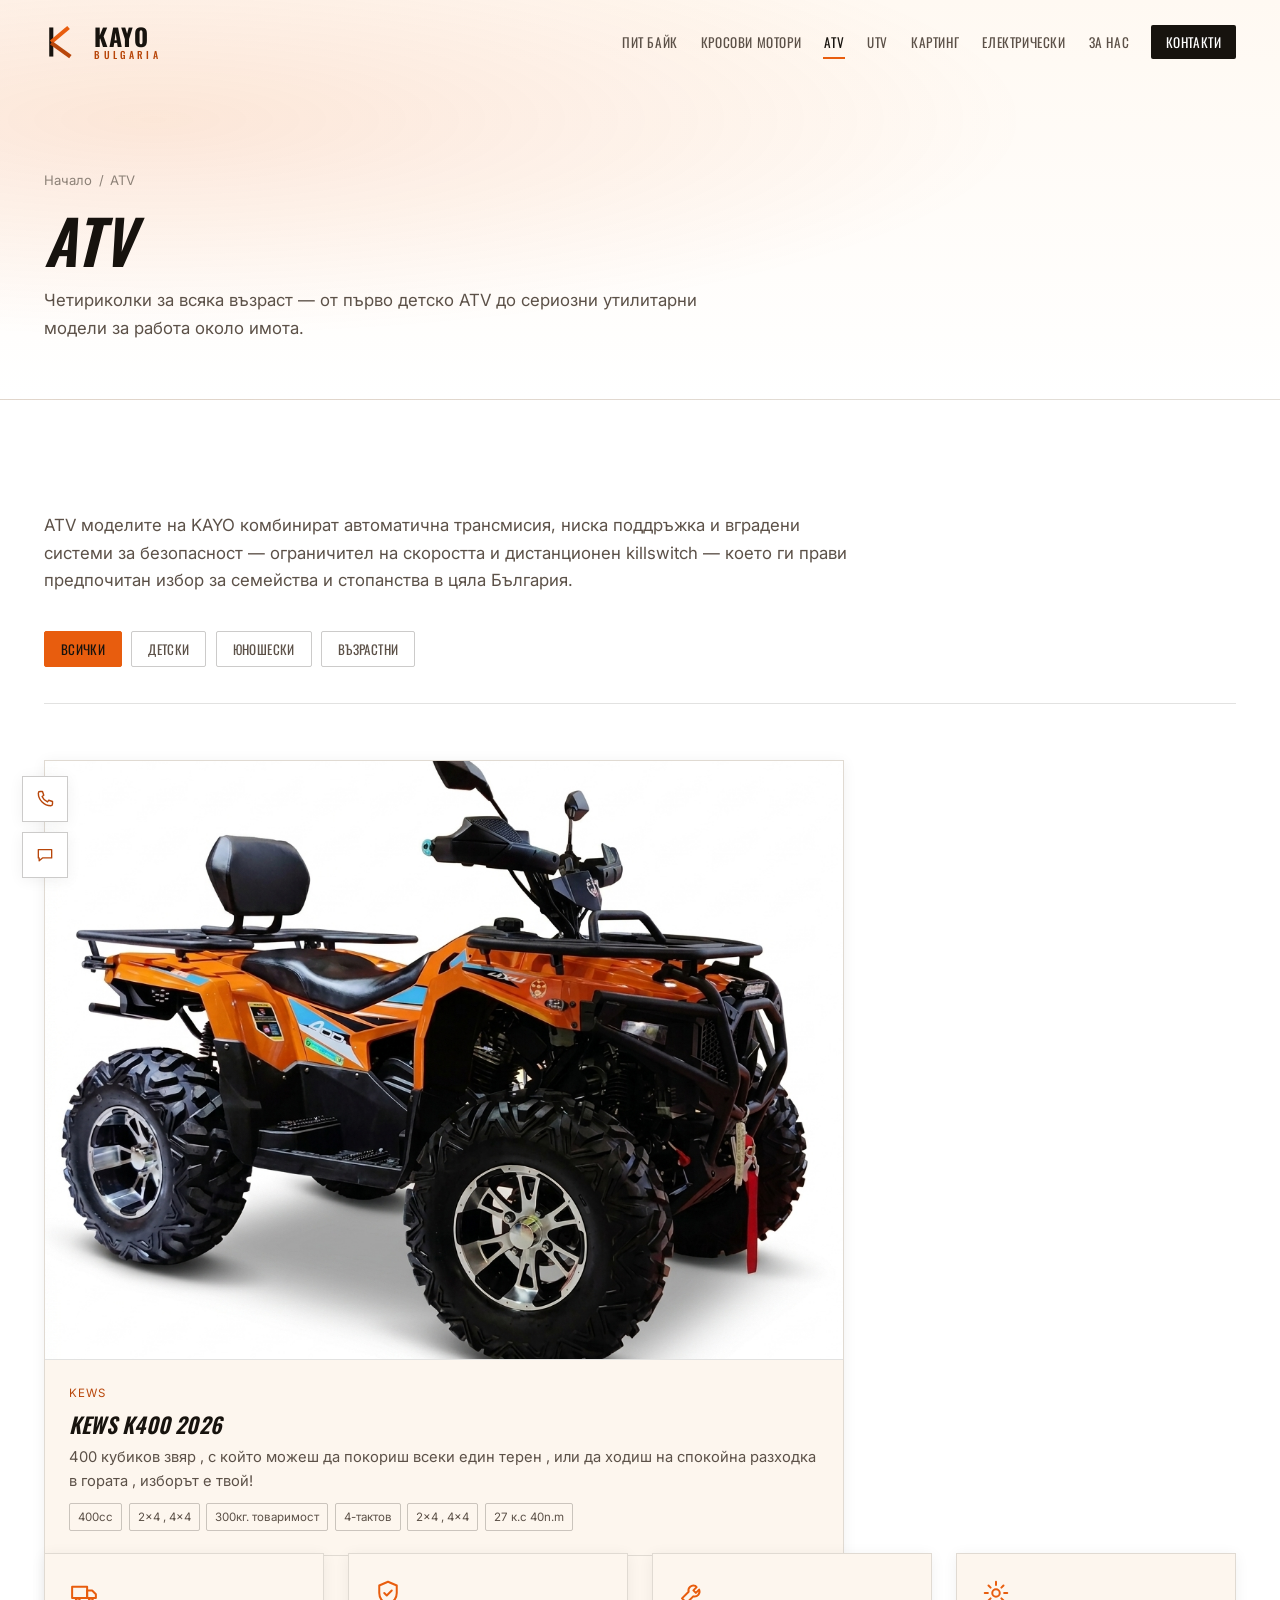
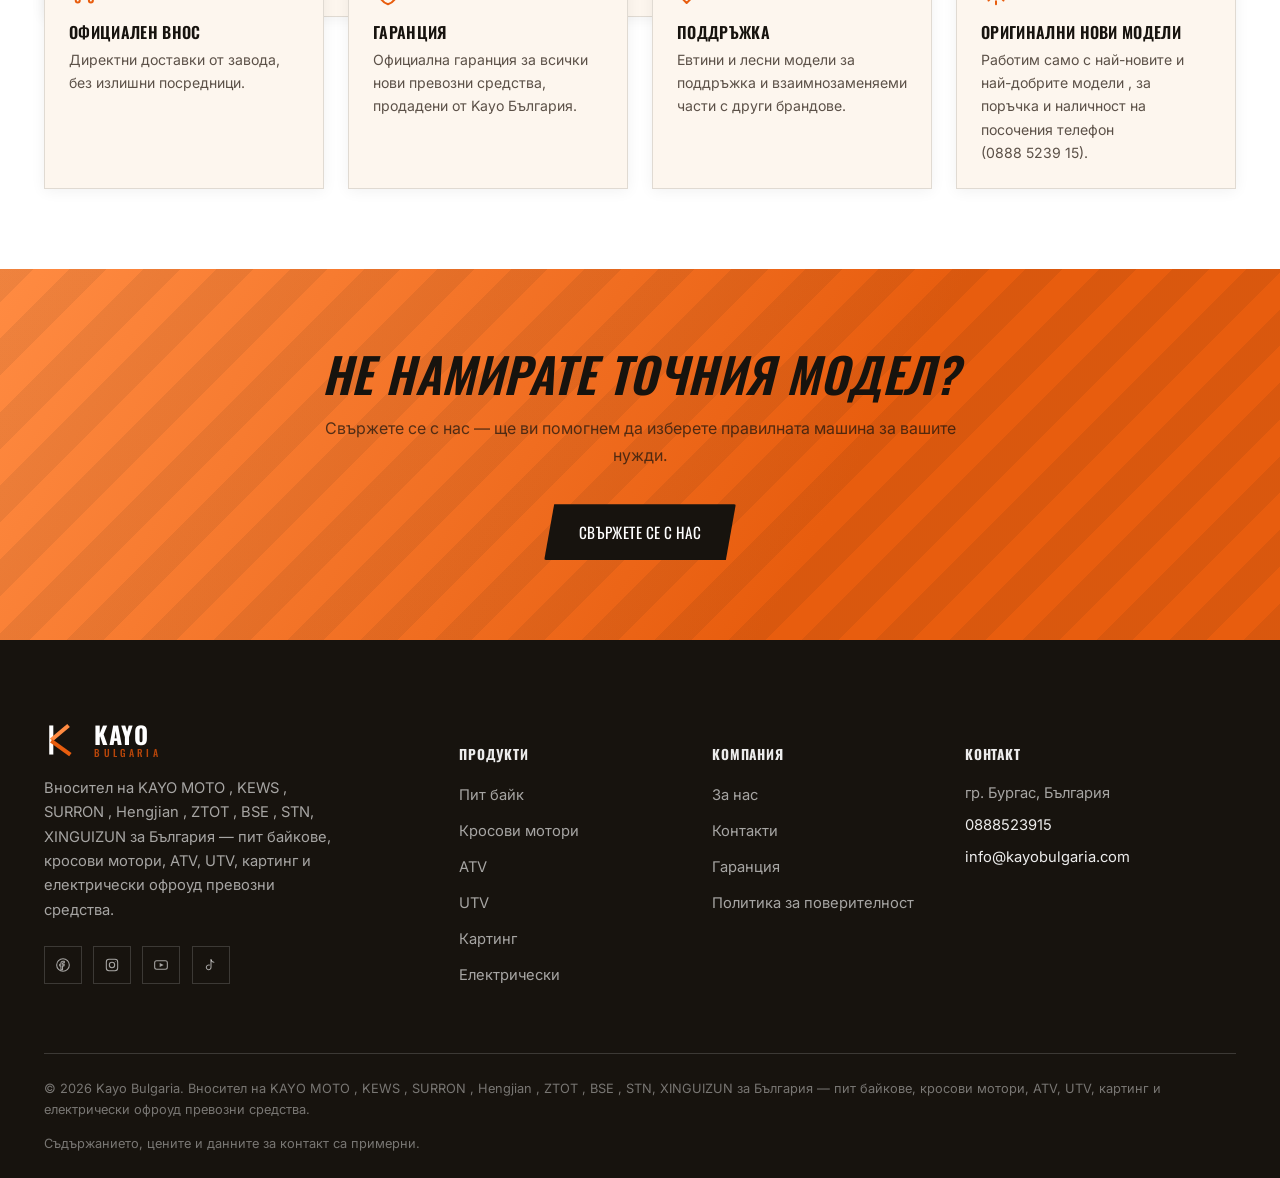
<file: atv.html>
<!DOCTYPE html>
<html lang="bg">
<head>
<meta charset="UTF-8">
<meta name="viewport" content="width=device-width, initial-scale=1.0">
<title>ATV — KAYO</title>
<meta name="description" content="Четириколки KAYO ATV — внос за България, от детски до утилитарни модели.">
<link rel="icon" href="data:image/svg+xml,%3Csvg xmlns='http://www.w3.org/2000/svg' viewBox='0 0 100 100'%3E%3Crect width='100' height='100' fill='%2317140f'/%3E%3Ctext x='50' y='70' font-size='58' font-family='Arial' font-weight='700' fill='%23e85d2a' text-anchor='middle'%3EK%3C/text%3E%3C/svg%3E">
<link rel="preconnect" href="https://fonts.googleapis.com">
<link rel="stylesheet" href="css/style.css">
</head>
<body data-page="atv">
  <header class="site-header" id="siteHeader">
    <div class="header-inner">
      <a href="index.html" class="logo" aria-label="Kayo Bulgaria — начало">
        <svg class="logo-mark" viewBox="0 0 44 44" xmlns="http://www.w3.org/2000/svg">
        <path class="bar-1" d="M8 6 L8 38"/>
        <path class="bar-2" d="M8 22 L27 6"/>
        <path class="bar-3" d="M8 23 L29 38"/>
      </svg>
        <span class="logo-text">KAYO<span class="logo-sub">BULGARIA</span></span>
      </a>
      <nav class="main-nav" id="mainNav">
        <ul>
        <li><a href="pit-bike.html" data-page="pit-bike">Пит байк</a></li>
        <li><a href="cross.html" data-page="cross">Кросови мотори</a></li>
        <li><a href="atv.html" data-page="atv">ATV</a></li>
        <li><a href="utv.html" data-page="utv">UTV</a></li>
        <li><a href="karting.html" data-page="karting">Картинг</a></li>
        <li><a href="electric.html" data-page="electric">Електрически</a></li>
        <li><a href="about.html" data-page="about">За нас</a></li>
        <li><a href="contact.html" data-page="contact" class="nav-cta">Контакти</a></li>
        </ul>
      </nav>
      <button class="nav-toggle" id="navToggle" aria-label="Отвори меню" aria-expanded="false">
        <span></span><span></span><span></span>
      </button>
    </div>
  </header>
  <div class="nav-scrim" id="navScrim"></div>
  <main>
    <section class="page-hero">
    <div class="container">
      <div class="breadcrumb"><a href="index.html">Начало</a><span>/</span><span>ATV</span></div>
      <h1>ATV</h1>
      <p class="lede">Четириколки за всяка възраст — от първо детско ATV до сериозни утилитарни модели за работа около имота.</p>
    </div>
  </section>

  <section class="section">
    <div class="container">
      <p style="max-width:74ch;color:var(--bone-dim);font-size:1.05rem;">ATV моделите на KAYO комбинират автоматична трансмисия, ниска поддръжка и вградени системи за безопасност — ограничител на скоростта и дистанционен killswitch — което ги прави предпочитан избор за семейства и стопанства в цяла България.</p>
      <div class="filter-bar"><button class="filter-chip is-active" data-filter="all">Всички</button><button class="filter-chip" data-filter="detski">Детски</button><button class="filter-chip" data-filter="junior">Юношески</button><button class="filter-chip" data-filter="vazrastni">Възрастни</button></div>
      <div class="product-grid">
      <div class="product-card" data-category="detski">
        <div class="ph-media"><img src="images/kewsk400.jpg" alt="KEWS K400 2026"></div>
        <div class="product-body">
          <span class="p-cat">KEWS</span>
          <h3>KEWS K400 2026</h3>
          <p class="p-desc">400 кубиков звяр , с който можеш да покориш всеки един терен , или да ходиш на спокойна разходка в гората , изборът е твой!</p>
          <div class="model-specs"><span class="chip">400cc</span><span class="chip">2x4 , 4x4</span><span class="chip">300кг. товаримост</span><span class="chip">4-тактов</span><span class="chip">2x4 , 4x4</span><span class="chip">27 к.с 40n.m</span></div>
        </div>
        <div class="product-foot">
          <span class="model-price">По поръчка!</span>
          <a href="contact.html" class="model-link">Запитване <svg viewBox="0 0 24 24" fill="none" stroke="currentColor" stroke-width="2" stroke-linecap="round" stroke-linejoin="round"><line x1="4" y1="12" x2="20" y2="12"/><polyline points="13 5 20 12 13 19"/></svg></a>
        </div>
      </div>

      </div>
    </div>
  </section>

    <section class="section-tight">
    <div class="container">
      <div class="feature-grid"><div class="feature-item"><svg viewBox="0 0 24 24" fill="none" stroke="currentColor" stroke-width="1.6" stroke-linecap="round" stroke-linejoin="round"><rect x="2.5" y="7" width="12" height="9"/><path d="M14.5 10h4l3 3v3h-7z"/><circle cx="7" cy="18" r="1.6"/><circle cx="17.5" cy="18" r="1.6"/></svg><h4>Официален внос</h4><p>Директни доставки от завода, без излишни посредници.</p></div><div class="feature-item"><svg viewBox="0 0 24 24" fill="none" stroke="currentColor" stroke-width="1.6" stroke-linecap="round" stroke-linejoin="round"><path d="M12 3l7 3v6c0 4.5-3 7.5-7 9-4-1.5-7-4.5-7-9V6l7-3z"/><polyline points="9 12 11 14 15 10"/></svg><h4>Гаранция</h4><p>Официална гаранция за всички нови превозни средства, продадени от Kayo България.</p></div><div class="feature-item"><svg viewBox="0 0 24 24" fill="none" stroke="currentColor" stroke-width="1.6" stroke-linecap="round" stroke-linejoin="round"><path d="M14.7 6.3a4 4 0 0 0-5.4 4.7L4 16.3 7.7 20l5.3-5.3a4 4 0 0 0 4.7-5.4l-2.6 2.6-2-2 2.6-2.6z"/></svg><h4>Поддръжка</h4><p>Евтини и лесни модели за поддръжка и взаимнозаменяеми части с други брандове.</p></div><div class="feature-item"><svg viewBox="0 0 24 24" fill="none" stroke="currentColor" stroke-width="1.6" stroke-linecap="round" stroke-linejoin="round"><circle cx="12" cy="12" r="3"/><path d="M12 3v2.5M12 18.5V21M21 12h-2.5M5.5 12H3M18 6l-1.7 1.7M7.7 16.3 6 18M18 18l-1.7-1.7M7.7 7.7 6 6"/></svg><h4>Оригинални нови модели</h4><p>Работим само с най-новите и най-добрите модели , за поръчка и наличност на посочения телефон <br>(0888 5239 15).</p></div></div></div>
  </section>

    <section class="cta-banner">
    <div class="cta-banner-inner">
      <h2>Не намирате точния модел?</h2>
      <p>Свържете се с нас — ще ви помогнем да изберете правилната машина за вашите нужди.</p>
      <a href="contact.html" class="btn btn-primary">Свържете се с нас</a>
    </div>
  </section>
  </main>
  <footer class="site-footer">
    <div class="container">
      <div class="footer-grid">
        <div class="footer-brand">
          <a href="index.html" class="logo" aria-label="Kayo Bulgaria — начало">
            <svg class="logo-mark" viewBox="0 0 44 44" xmlns="http://www.w3.org/2000/svg">
        <path class="bar-1" d="M8 6 L8 38"/>
        <path class="bar-2" d="M8 22 L27 6"/>
        <path class="bar-3" d="M8 23 L29 38"/>
      </svg>
            <span class="logo-text">KAYO<span class="logo-sub">BULGARIA</span></span>
          </a>
          <p>Вносител на KAYO MOTO , KEWS , SURRON , Hengjian , ZTOT , BSE , STN, XINGUIZUN за България — пит байкове, кросови мотори, ATV, UTV, картинг и електрически офроуд превозни средства.</p>
          <div class="footer-social">
            <a href="#" aria-label="Facebook"><svg viewBox="0 0 24 24" fill="none" stroke="currentColor" stroke-width="1.6" stroke-linecap="round" stroke-linejoin="round"><circle cx="12" cy="12" r="9.5"/><path d="M14 8.5h-1.5c-.8 0-1.2.4-1.2 1.2V11h2.5l-.3 2.3H11.3V19h-2.4v-5.7H7V11h1.9V9.4c0-1.9 1.1-3 3-3H14z"/></svg></a>
            <a href="#" aria-label="Instagram"><svg viewBox="0 0 24 24" fill="none" stroke="currentColor" stroke-width="1.6" stroke-linecap="round" stroke-linejoin="round"><rect x="3.5" y="3.5" width="17" height="17" rx="4"/><circle cx="12" cy="12" r="4"/><circle cx="17" cy="7" r="0.6" fill="currentColor" stroke="none"/></svg></a>
            <a href="#" aria-label="YouTube"><svg viewBox="0 0 24 24" fill="none" stroke="currentColor" stroke-width="1.6" stroke-linecap="round" stroke-linejoin="round"><rect x="2.5" y="5.5" width="19" height="13" rx="3"/><polygon points="10 9 16 12 10 15" fill="currentColor" stroke="none"/></svg></a>
            <a href="#" aria-label="TikTok"><svg viewBox="0 0 24 24" fill="none" stroke="currentColor" stroke-width="1.6" stroke-linecap="round" stroke-linejoin="round"><path d="M12 4v11.5a3.5 3.5 0 1 1-2.5-3.35"/><path d="M12 4c.4 2.2 2.1 3.8 4.3 4"/></svg></a>
          </div>
        </div>
        <div class="footer-col">
          <h5>Продукти</h5>
          <ul>
            <li><a href="pit-bike.html">Пит байк</a></li>
            <li><a href="cross.html">Кросови мотори</a></li>
            <li><a href="atv.html">ATV</a></li>
            <li><a href="utv.html">UTV</a></li>
            <li><a href="karting.html">Картинг</a></li>
            <li><a href="electric.html">Електрически</a></li>
          </ul>
        </div>
        <div class="footer-col">
          <h5>Компания</h5>
          <ul>
            <li><a href="about.html">За нас</a></li>
            <li><a href="contact.html">Контакти</a></li>
            <li><a href="#">Гаранция</a></li>
            <li><a href="#">Политика за поверителност</a></li>
          </ul>
        </div>
        <div class="footer-col">
          <h5>Контакт</h5>
          <!-- TODO: замени с реални данни -->
          <p>гр. Бургас, България</p>
          <p><a href="tel:+359888523915">0888523915</a></p>
          <p><a href="mailto:info@kayobulgaria.com">info@kayobulgaria.com</a></p>
        </div>
      </div>
      <div class="footer-bottom">
        <span>&copy; <span id="year"></span> Kayo Bulgaria. Вносител на KAYO MOTO , KEWS , SURRON , Hengjian , ZTOT , BSE , STN, XINGUIZUN за България — пит байкове, кросови мотори, ATV, UTV, картинг и електрически офроуд превозни средства.</span>
        <span>Съдържанието, цените и данните за контакт са примерни.</span>
      </div>
    </div>
  </footer>
  <button class="to-top" id="toTop" aria-label="Обратно нагоре"><svg viewBox="0 0 24 24" fill="none" stroke="currentColor" stroke-width="2" stroke-linecap="round" stroke-linejoin="round"><polyline points="6 15 12 9 18 15"/></svg></button>
  <div class="quick-contact">
    <a href="tel:+359888523915" aria-label="Обадете се"><svg viewBox="0 0 24 24" fill="none" stroke="currentColor" stroke-width="1.7" stroke-linecap="round" stroke-linejoin="round"><path d="M6 3h3l1.5 4.5-2 1.5a12 12 0 0 0 6.5 6.5l1.5-2L21 15v3a2 2 0 0 1-2 2c-8 0-15-7-15-15a2 2 0 0 1 2-2z"/></svg></a>
    <a href="contact.html" aria-label="Изпрати съобщение"><svg viewBox="0 0 24 24" fill="none" stroke="currentColor" stroke-width="1.6" stroke-linecap="round" stroke-linejoin="round"><path d="M4 5.5h16v10H9l-4 3.5v-3.5H4z"/></svg></a>
  </div>
  <script src="js/main.js"></script>
</body>
</html>
</file>
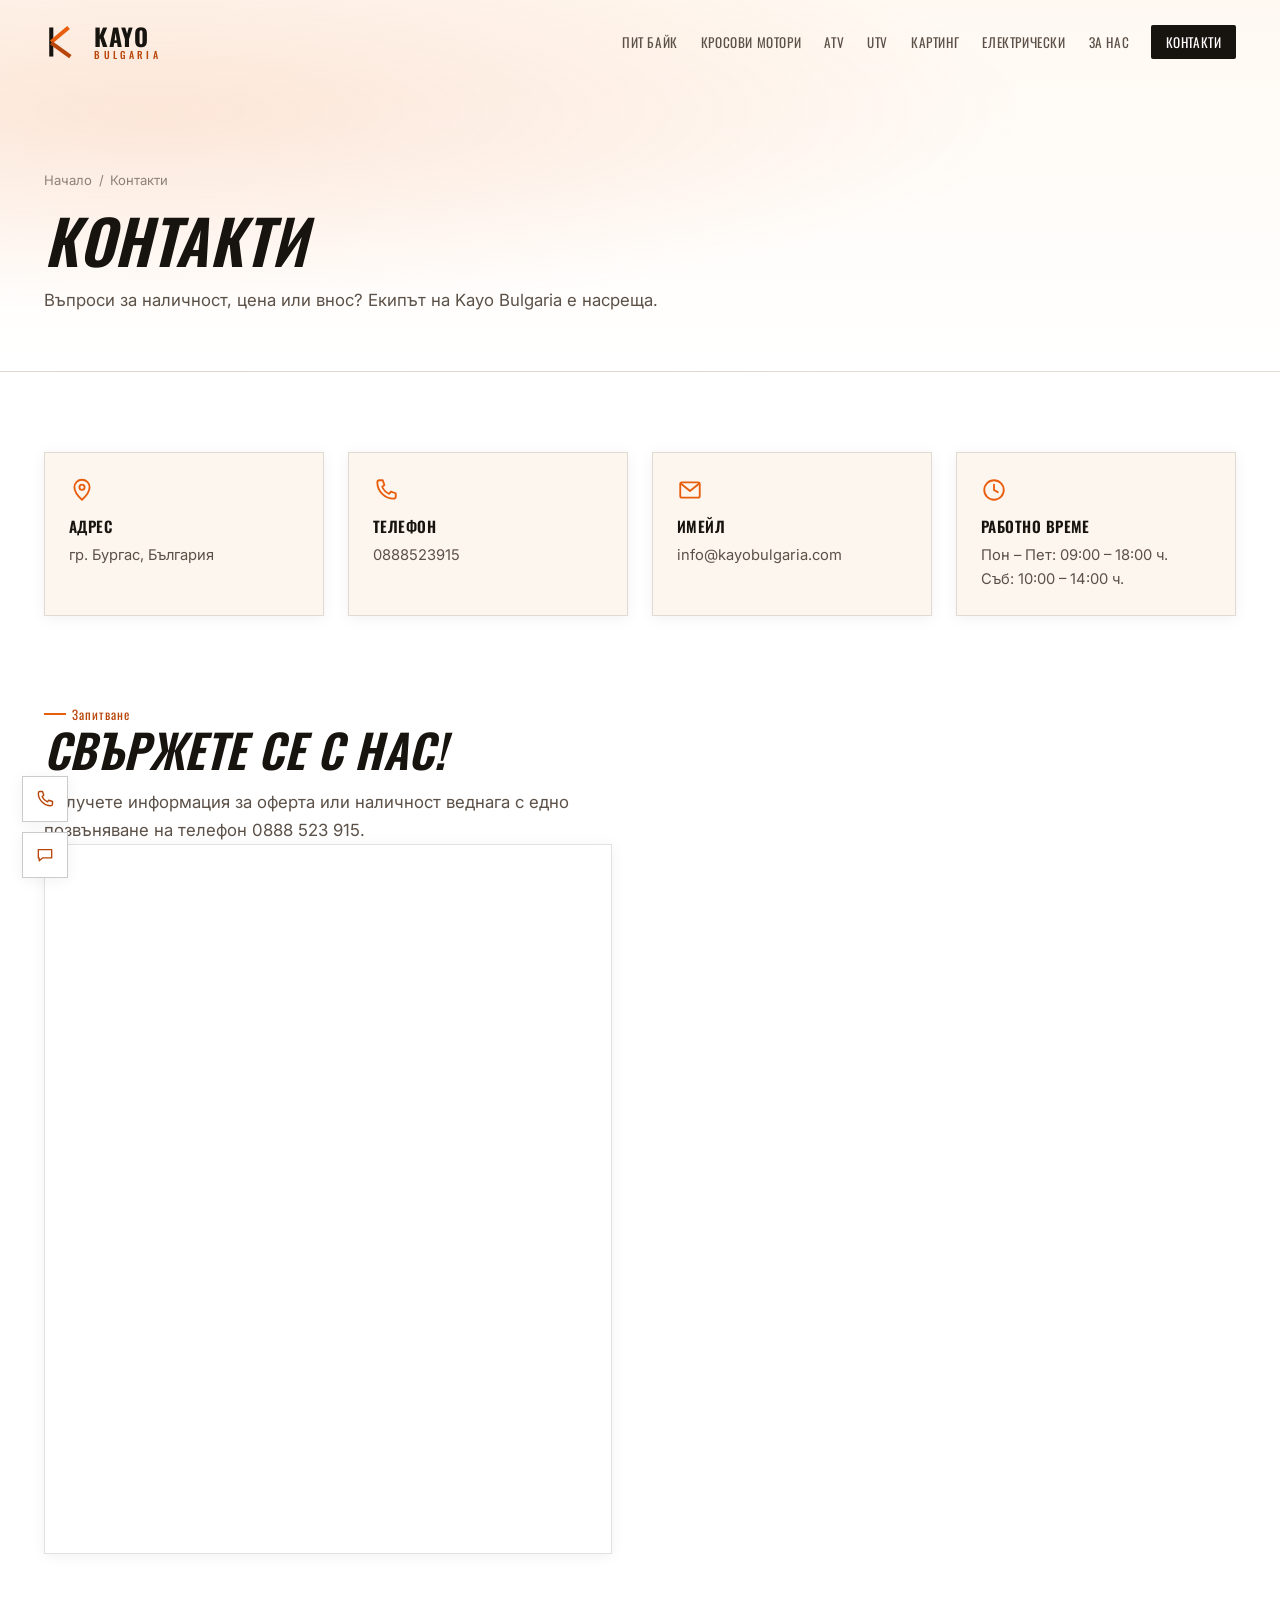
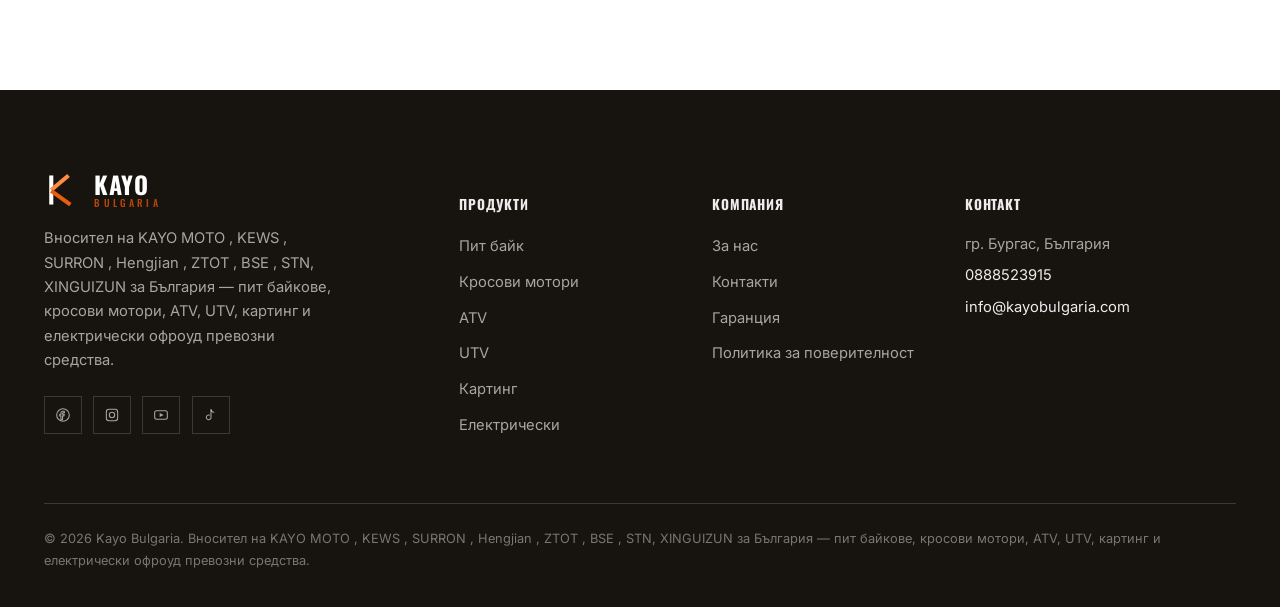
<file: contact.html>
<!DOCTYPE html>
<html lang="bg">
<head>
<meta charset="UTF-8">
<meta name="viewport" content="width=device-width, initial-scale=1.0">
<title>Контакти — Kayo Bulgaria</title>
<meta name="description" content="Свържете се с Kayo Bulgaria за въпроси относно наличност, цени, сервиз и резервни части.">
<link rel="icon" href="data:image/svg+xml,%3Csvg xmlns='http://www.w3.org/2000/svg' viewBox='0 0 100 100'%3E%3Crect width='100' height='100' fill='%2317140f'/%3E%3Ctext x='50' y='70' font-size='58' font-family='Arial' font-weight='700' fill='%23e85d2a' text-anchor='middle'%3EK%3C/text%3E%3C/svg%3E">
<link rel="preconnect" href="https://fonts.googleapis.com">
<link rel="stylesheet" href="css/style.css">
</head>
<body data-page="contact">
  <header class="site-header" id="siteHeader">
    <div class="header-inner">
      <a href="index.html" class="logo" aria-label="Kayo Bulgaria — начало">
        <svg class="logo-mark" viewBox="0 0 44 44" xmlns="http://www.w3.org/2000/svg">
        <path class="bar-1" d="M8 6 L8 38"/>
        <path class="bar-2" d="M8 22 L27 6"/>
        <path class="bar-3" d="M8 23 L29 38"/>
      </svg>
        <span class="logo-text">KAYO<span class="logo-sub">BULGARIA</span></span>
      </a>
      <nav class="main-nav" id="mainNav">
        <ul>
        <li><a href="pit-bike.html" data-page="pit-bike">Пит байк</a></li>
        <li><a href="cross.html" data-page="cross">Кросови мотори</a></li>
        <li><a href="atv.html" data-page="atv">ATV</a></li>
        <li><a href="utv.html" data-page="utv">UTV</a></li>
        <li><a href="karting.html" data-page="karting">Картинг</a></li>
        <li><a href="electric.html" data-page="electric">Електрически</a></li>
        <li><a href="about.html" data-page="about">За нас</a></li>
        <li><a href="contact.html" data-page="contact" class="nav-cta">Контакти</a></li>
        </ul>
      </nav>
      <button class="nav-toggle" id="navToggle" aria-label="Отвори меню" aria-expanded="false">
        <span></span><span></span><span></span>
      </button>
    </div>
  </header>
  <div class="nav-scrim" id="navScrim"></div>
  <main>
    <section class="page-hero">
    <div class="container">
      <div class="breadcrumb"><a href="index.html">Начало</a><span>/</span><span>Контакти</span></div>
      <h1>Контакти</h1>
      <p class="lede">Въпроси за наличност, цена или внос? Екипът на Kayo Bulgaria е насреща.</p>
    </div>
  </section>

  <section class="section-tight">
    <div class="container">
      <!-- TODO: замени с реални данни за контакт -->
      <div class="contact-grid">
        <div class="info-card">
          <svg viewBox="0 0 24 24" fill="none" stroke="currentColor" stroke-width="1.7" stroke-linecap="round" stroke-linejoin="round"><path d="M12 21s-7-6.2-7-11.5A7 7 0 0 1 19 9.5C19 14.8 12 21 12 21z"/><circle cx="12" cy="9.5" r="2.4"/></svg>
          <h4>Адрес</h4>
          <p>гр. Бургас, България</p>
        </div>
        <div class="info-card">
          <svg viewBox="0 0 24 24" fill="none" stroke="currentColor" stroke-width="1.7" stroke-linecap="round" stroke-linejoin="round"><path d="M6 3h3l1.5 4.5-2 1.5a12 12 0 0 0 6.5 6.5l1.5-2L21 15v3a2 2 0 0 1-2 2c-8 0-15-7-15-15a2 2 0 0 1 2-2z"/></svg>
          <h4>Телефон</h4>
          <p><a href="tel:+359888523915">0888523915</a></p>
        </div>
        <div class="info-card">
          <svg viewBox="0 0 24 24" fill="none" stroke="currentColor" stroke-width="1.7" stroke-linecap="round" stroke-linejoin="round"><rect x="3" y="5" width="18" height="14" rx="1.5"/><path d="M3.5 6 12 13 20.5 6"/></svg>
          <h4>Имейл</h4>
          <p><a href="mailto:info@kayobulgaria.com">info@kayobulgaria.com</a></p>
        </div>
        <div class="info-card">
          <svg viewBox="0 0 24 24" fill="none" stroke="currentColor" stroke-width="1.7" stroke-linecap="round" stroke-linejoin="round"><circle cx="12" cy="12" r="9"/><path d="M12 7v5l3.5 2"/></svg>
          <h4>Работно време</h4>
          <p>Пон – Пет: 09:00 – 18:00 ч.<br>Съб: 10:00 – 14:00 ч.</p>
        </div>
      </div>

      <div class="contact-split">
        <div>
          <div class="section-head reveal">
            <div class="eyebrow-tag">Запитване</div>
            <h2>Свържете се с нас!</h2>
            <p>Получете информация за оферта или наличност веднага с едно позвъняване на телефон 0888 523 915.</p>
        <div>
          <div class="map-embed">
            <iframe src="https://maps.google.com/maps?q=Bulgaria&t=&z=6&ie=UTF8&iwloc=&output=embed" loading="lazy" title="Карта — България"></iframe>
          </div>
          <p style="margin-top:1em;color:var(--steel);font-size:.85rem;"></p>
        </div>
      </div>
    </div>
  </section>
  </main>
  <footer class="site-footer">
    <div class="container">
      <div class="footer-grid">
        <div class="footer-brand">
          <a href="index.html" class="logo" aria-label="Kayo Bulgaria — начало">
            <svg class="logo-mark" viewBox="0 0 44 44" xmlns="http://www.w3.org/2000/svg">
        <path class="bar-1" d="M8 6 L8 38"/>
        <path class="bar-2" d="M8 22 L27 6"/>
        <path class="bar-3" d="M8 23 L29 38"/>
      </svg>
            <span class="logo-text">KAYO<span class="logo-sub">BULGARIA</span></span>
          </a>
          <p>Вносител на KAYO MOTO , KEWS , SURRON , Hengjian , ZTOT , BSE , STN, XINGUIZUN за България — пит байкове, кросови мотори, ATV, UTV, картинг и електрически офроуд превозни средства.</p>
          <div class="footer-social">
            <a href="#" aria-label="Facebook"><svg viewBox="0 0 24 24" fill="none" stroke="currentColor" stroke-width="1.6" stroke-linecap="round" stroke-linejoin="round"><circle cx="12" cy="12" r="9.5"/><path d="M14 8.5h-1.5c-.8 0-1.2.4-1.2 1.2V11h2.5l-.3 2.3H11.3V19h-2.4v-5.7H7V11h1.9V9.4c0-1.9 1.1-3 3-3H14z"/></svg></a>
            <a href="#" aria-label="Instagram"><svg viewBox="0 0 24 24" fill="none" stroke="currentColor" stroke-width="1.6" stroke-linecap="round" stroke-linejoin="round"><rect x="3.5" y="3.5" width="17" height="17" rx="4"/><circle cx="12" cy="12" r="4"/><circle cx="17" cy="7" r="0.6" fill="currentColor" stroke="none"/></svg></a>
            <a href="#" aria-label="YouTube"><svg viewBox="0 0 24 24" fill="none" stroke="currentColor" stroke-width="1.6" stroke-linecap="round" stroke-linejoin="round"><rect x="2.5" y="5.5" width="19" height="13" rx="3"/><polygon points="10 9 16 12 10 15" fill="currentColor" stroke="none"/></svg></a>
            <a href="#" aria-label="TikTok"><svg viewBox="0 0 24 24" fill="none" stroke="currentColor" stroke-width="1.6" stroke-linecap="round" stroke-linejoin="round"><path d="M12 4v11.5a3.5 3.5 0 1 1-2.5-3.35"/><path d="M12 4c.4 2.2 2.1 3.8 4.3 4"/></svg></a>
          </div>
        </div>
        <div class="footer-col">
          <h5>Продукти</h5>
          <ul>
            <li><a href="pit-bike.html">Пит байк</a></li>
            <li><a href="cross.html">Кросови мотори</a></li>
            <li><a href="atv.html">ATV</a></li>
            <li><a href="utv.html">UTV</a></li>
            <li><a href="karting.html">Картинг</a></li>
            <li><a href="electric.html">Електрически</a></li>
          </ul>
        </div>
        <div class="footer-col">
          <h5>Компания</h5>
          <ul>
            <li><a href="about.html">За нас</a></li>
            <li><a href="contact.html">Контакти</a></li>
            <li><a href="#">Гаранция</a></li>
            <li><a href="#">Политика за поверителност</a></li>
          </ul>
        </div>
        <div class="footer-col">
          <h5>Контакт</h5>
          <!-- TODO: замени с реални данни -->
          <p>гр. Бургас, България</p>
          <p><a href="tel:+359888523915">0888523915</a></p>
          <p><a href="mailto:info@kayobulgaria.com">info@kayobulgaria.com</a></p>
        </div>
      </div>
      <div class="footer-bottom">
        <span>&copy; <span id="year"></span> Kayo Bulgaria. Вносител на KAYO MOTO , KEWS , SURRON , Hengjian , ZTOT , BSE , STN, XINGUIZUN за България — пит байкове, кросови мотори, ATV, UTV, картинг и електрически офроуд превозни средства.</span>
        <span></span>
      </div>
    </div>
  </footer>
  <button class="to-top" id="toTop" aria-label="Обратно нагоре"><svg viewBox="0 0 24 24" fill="none" stroke="currentColor" stroke-width="2" stroke-linecap="round" stroke-linejoin="round"><polyline points="6 15 12 9 18 15"/></svg></button>
  <div class="quick-contact">
    <a href="tel:+359888523915" aria-label="Обадете се"><svg viewBox="0 0 24 24" fill="none" stroke="currentColor" stroke-width="1.7" stroke-linecap="round" stroke-linejoin="round"><path d="M6 3h3l1.5 4.5-2 1.5a12 12 0 0 0 6.5 6.5l1.5-2L21 15v3a2 2 0 0 1-2 2c-8 0-15-7-15-15a2 2 0 0 1 2-2z"/></svg></a>
    <a href="contact.html" aria-label="Изпрати съобщение"><svg viewBox="0 0 24 24" fill="none" stroke="currentColor" stroke-width="1.6" stroke-linecap="round" stroke-linejoin="round"><path d="M4 5.5h16v10H9l-4 3.5v-3.5H4z"/></svg></a>
  </div>
  <script src="js/main.js"></script>
</body>
</html>
</file>
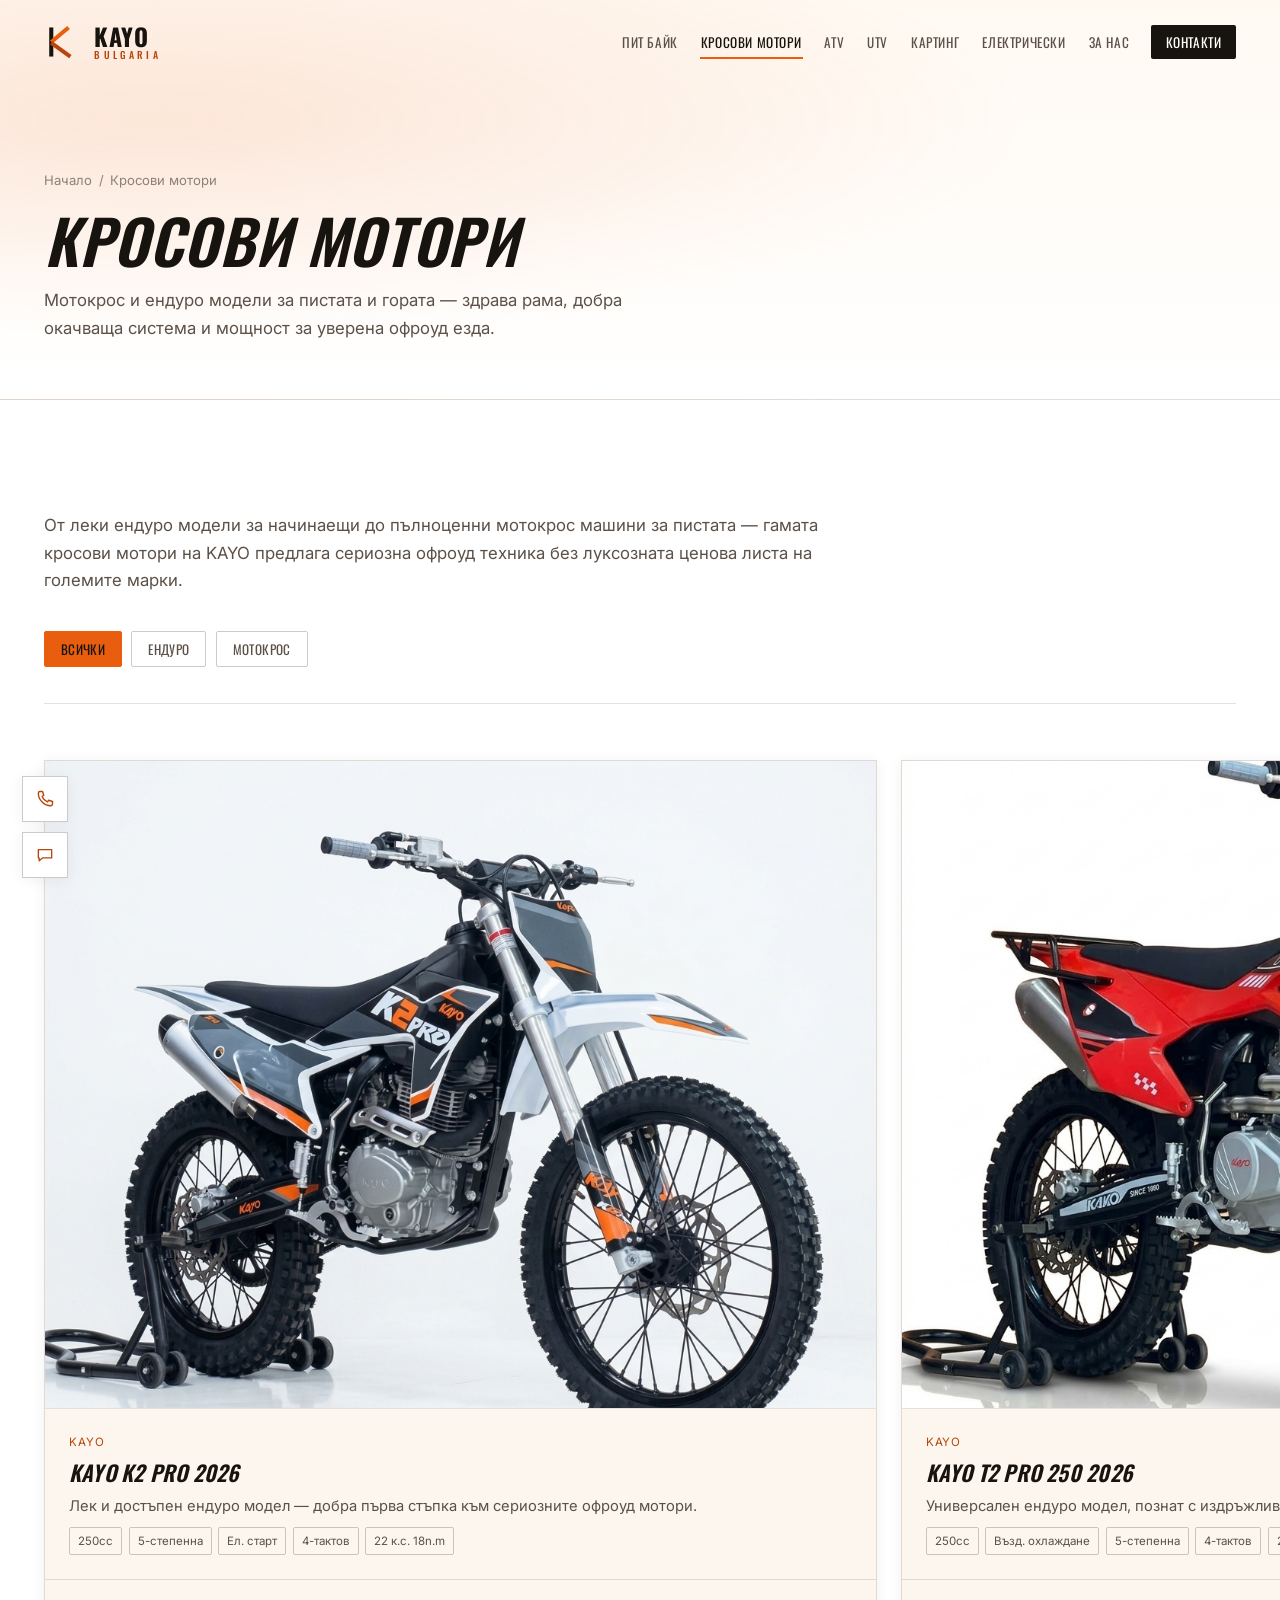
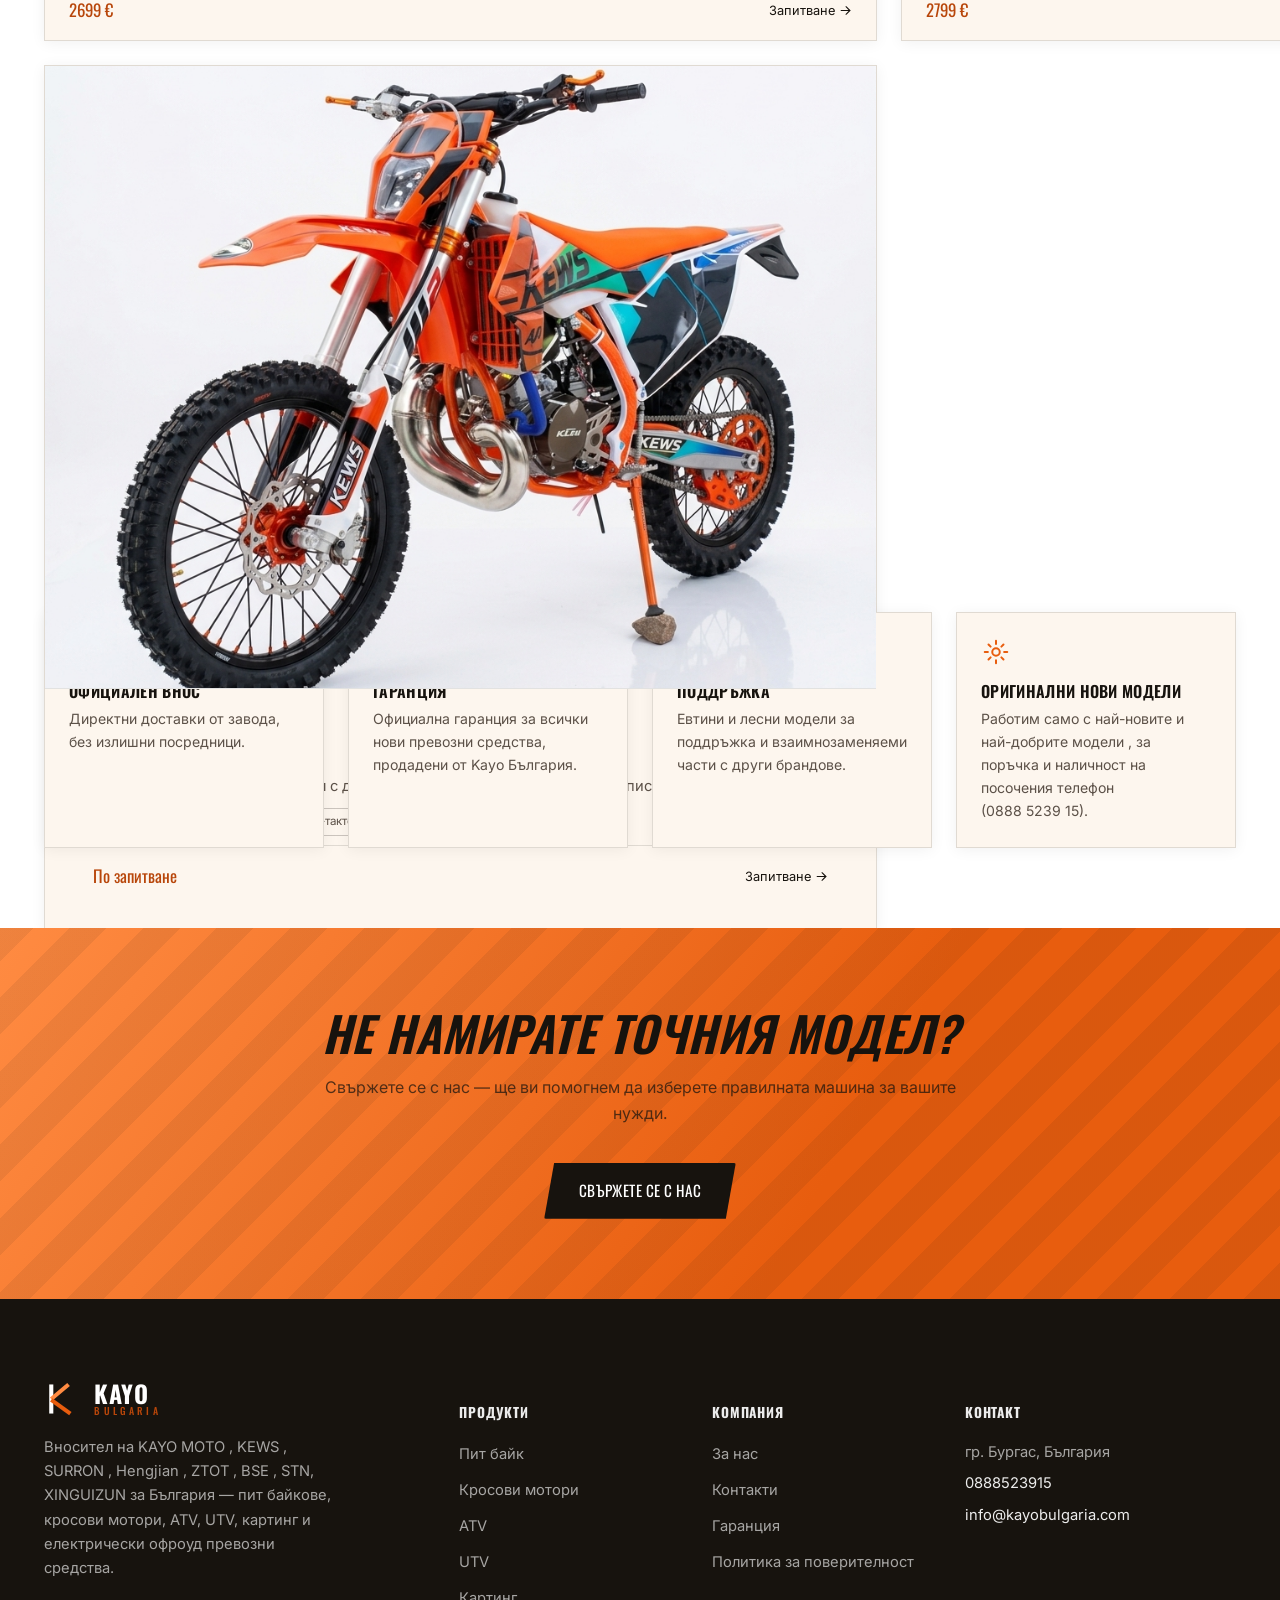
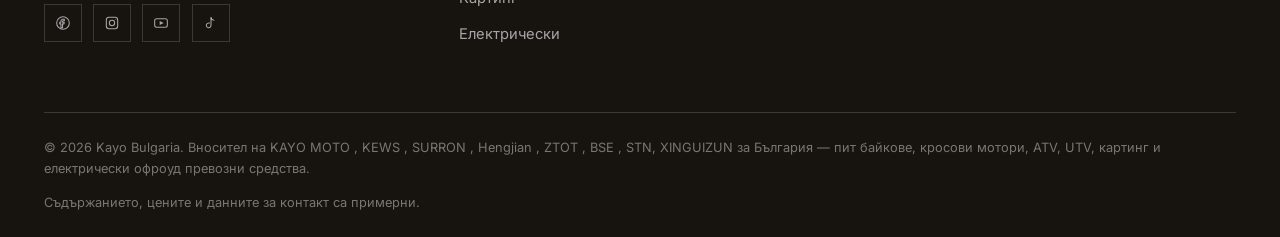
<file: cross.html>
<!DOCTYPE html>
<html lang="bg">
<head>
<meta charset="UTF-8">
<meta name="viewport" content="width=device-width, initial-scale=1.0">
<title>Кросови мотори — KAYO</title>
<meta name="description" content="Кросови и ендуро мотори KAYO — внос за България с гаранция и сервиз.">
<link rel="icon" href="data:image/svg+xml,%3Csvg xmlns='http://www.w3.org/2000/svg' viewBox='0 0 100 100'%3E%3Crect width='100' height='100' fill='%2317140f'/%3E%3Ctext x='50' y='70' font-size='58' font-family='Arial' font-weight='700' fill='%23e85d2a' text-anchor='middle'%3EK%3C/text%3E%3C/svg%3E">
<link rel="preconnect" href="https://fonts.googleapis.com">
<link rel="stylesheet" href="css/style.css">
</head>
<body data-page="cross">
  <header class="site-header" id="siteHeader">
    <div class="header-inner">
      <a href="index.html" class="logo" aria-label="Kayo Bulgaria — начало">
        <svg class="logo-mark" viewBox="0 0 44 44" xmlns="http://www.w3.org/2000/svg">
        <path class="bar-1" d="M8 6 L8 38"/>
        <path class="bar-2" d="M8 22 L27 6"/>
        <path class="bar-3" d="M8 23 L29 38"/>
      </svg>
        <span class="logo-text">KAYO<span class="logo-sub">BULGARIA</span></span>
      </a>
      <nav class="main-nav" id="mainNav">
        <ul>
        <li><a href="pit-bike.html" data-page="pit-bike">Пит байк</a></li>
        <li><a href="cross.html" data-page="cross">Кросови мотори</a></li>
        <li><a href="atv.html" data-page="atv">ATV</a></li>
        <li><a href="utv.html" data-page="utv">UTV</a></li>
        <li><a href="karting.html" data-page="karting">Картинг</a></li>
        <li><a href="electric.html" data-page="electric">Електрически</a></li>
        <li><a href="about.html" data-page="about">За нас</a></li>
        <li><a href="contact.html" data-page="contact" class="nav-cta">Контакти</a></li>
        </ul>
      </nav>
      <button class="nav-toggle" id="navToggle" aria-label="Отвори меню" aria-expanded="false">
        <span></span><span></span><span></span>
      </button>
    </div>
  </header>
  <div class="nav-scrim" id="navScrim"></div>
  <main>
    <section class="page-hero">
    <div class="container">
      <div class="breadcrumb"><a href="index.html">Начало</a><span>/</span><span>Кросови мотори</span></div>
      <h1>Кросови мотори</h1>
      <p class="lede">Мотокрос и ендуро модели за пистата и гората — здрава рама, добра окачваща система и мощност за уверена офроуд езда.</p>
    </div>
  </section>

  <section class="section">
    <div class="container">
      <p style="max-width:74ch;color:var(--bone-dim);font-size:1.05rem;">От леки ендуро модели за начинаещи до пълноценни мотокрос машини за пистата — гамата кросови мотори на KAYO предлага сериозна офроуд техника без луксозната ценова листа на големите марки.</p>
      <div class="filter-bar"><button class="filter-chip is-active" data-filter="all">Всички</button><button class="filter-chip" data-filter="enduro">Ендуро</button><button class="filter-chip" data-filter="motokros">Мотокрос</button></div>
      <div class="product-grid">
      <div class="product-card" data-category="motokros">
        <div class="ph-media"><img src="images/kayok2.jpg" alt="KAYO K2 PRO 2026"></div>
        <div class="product-body">
          <span class="p-cat">KAYO</span>
          <h3>KAYO K2 PRO 2026</h3>
          <p class="p-desc">Лек и достъпен ендуро модел — добра първа стъпка към сериозните офроуд мотори.</p>
          <div class="model-specs"><span class="chip">250cc</span><span class="chip">5-степенна</span><span class="chip">Ел. старт</span><span class="chip">4-тактов</span><span class="chip">22 к.с. 18n.m </span></div>
        </div>
        <div class="product-foot">
          <span class="model-price">2699 €</span>
          <a href="contact.html" class="model-link">Запитване <svg viewBox="0 0 24 24" fill="none" stroke="currentColor" stroke-width="2" stroke-linecap="round" stroke-linejoin="round"><line x1="4" y1="12" x2="20" y2="12"/><polyline points="13 5 20 12 13 19"/></svg></a>
        </div>
      </div>
      <div class="product-card" data-category="motokros">
        <div class="ph-media"><img src="images/kayot2.jpg" alt="KAYO T2 250 2026"></div>
        <div class="product-body">
          <span class="p-cat">KAYO</span>
          <h3>KAYO T2 PRO 250 2026</h3>
          <p class="p-desc">Универсален ендуро модел, познат с издръжливостта си дори при тежки терени и сериозно натоварване.</p>
          <div class="model-specs"><span class="chip">250cc</span><span class="chip">Възд. охлаждане</span><span class="chip">5-степенна</span><span class="chip">4-тактов</span><span class="chip">23 к.с. 22n.m </span></div>
        </div>
        <div class="product-foot">
          <span class="model-price">2799 €</span>
          <a href="contact.html" class="model-link">Запитване <svg viewBox="0 0 24 24" fill="none" stroke="currentColor" stroke-width="2" stroke-linecap="round" stroke-linejoin="round"><line x1="4" y1="12" x2="20" y2="12"/><polyline points="13 5 20 12 13 19"/></svg></a>
        </div>
      </div>
      <div class="product-card" data-category="motokros">
        <div class="ph-media"><span class="tag-new">Ново</span><img src="images/kayot4l.jpg" alt="KAYO T4L 300 2026"></div>
        <div class="product-body">
          <span class="p-cat">KAYO</span>
          <h3>KAYO T4L 300 2026</h3>
          <p class="p-desc">Обърнати вилки и моно-шок окачване, настроени за пистата — сериозен инструмент за трениращи и състезаващи се ездачи.</p>
          <div class="model-specs"><span class="chip">300cc</span><span class="chip">6-степенна</span><span class="chip">Ел. старт</span><span class="chip">4-тактов</span><span class="chip">28 к.с. 24n.m </span></div>
        </div>
        <div class="product-foot">
          <span class="model-price">2999 €</span>
          <a href="contact.html" class="model-link">Запитване <svg viewBox="0 0 24 24" fill="none" stroke="currentColor" stroke-width="2" stroke-linecap="round" stroke-linejoin="round"><line x1="4" y1="12" x2="20" y2="12"/><polyline points="13 5 20 12 13 19"/></svg></a>
        </div>
      </div>
      <div class="product-card" data-category="enduro">
        <div class="ph-media"><img src="images/kewsmt250.jpg" alt="KEWS MT250 RACE 2026"></div>
        <div class="product-body">
          <span class="p-cat">KEWS</span>
          <h3>KEWS MT250 RACE 2026</h3>
          <p class="p-desc">Едноцилиндров мотокрос двигател с добро съотношение мощност/тегло за пистова употреба.</p>
          <div class="model-specs"><span class="chip">250cc</span><span class="chip">2-тактов</span><span class="chip">Спортна рама</span><span class="chip">2-тактов</span><span class="chip">41 к.с. 32n.m </span>
        </div>
        <div class="product-foot">
          <span class="model-price">По запитване</span>
          <a href="contact.html" class="model-link">Запитване <svg viewBox="0 0 24 24" fill="none" stroke="currentColor" stroke-width="2" stroke-linecap="round" stroke-linejoin="round"><line x1="4" y1="12" x2="20" y2="12"/><polyline points="13 5 20 12 13 19"/></svg></a>
        </div>
      </div>
      </div>
    </div>
  </section>

    <section class="section-tight">
    <div class="container">
      <div class="feature-grid"><div class="feature-item"><svg viewBox="0 0 24 24" fill="none" stroke="currentColor" stroke-width="1.6" stroke-linecap="round" stroke-linejoin="round"><rect x="2.5" y="7" width="12" height="9"/><path d="M14.5 10h4l3 3v3h-7z"/><circle cx="7" cy="18" r="1.6"/><circle cx="17.5" cy="18" r="1.6"/></svg><h4>Официален внос</h4><p>Директни доставки от завода, без излишни посредници.</p></div><div class="feature-item"><svg viewBox="0 0 24 24" fill="none" stroke="currentColor" stroke-width="1.6" stroke-linecap="round" stroke-linejoin="round"><path d="M12 3l7 3v6c0 4.5-3 7.5-7 9-4-1.5-7-4.5-7-9V6l7-3z"/><polyline points="9 12 11 14 15 10"/></svg><h4>Гаранция</h4><p>Официална гаранция за всички нови превозни средства, продадени от Kayo България.</p></div><div class="feature-item"><svg viewBox="0 0 24 24" fill="none" stroke="currentColor" stroke-width="1.6" stroke-linecap="round" stroke-linejoin="round"><path d="M14.7 6.3a4 4 0 0 0-5.4 4.7L4 16.3 7.7 20l5.3-5.3a4 4 0 0 0 4.7-5.4l-2.6 2.6-2-2 2.6-2.6z"/></svg><h4>Поддръжка</h4><p>Евтини и лесни модели за поддръжка и взаимнозаменяеми части с други брандове.</p></div><div class="feature-item"><svg viewBox="0 0 24 24" fill="none" stroke="currentColor" stroke-width="1.6" stroke-linecap="round" stroke-linejoin="round"><circle cx="12" cy="12" r="3"/><path d="M12 3v2.5M12 18.5V21M21 12h-2.5M5.5 12H3M18 6l-1.7 1.7M7.7 16.3 6 18M18 18l-1.7-1.7M7.7 7.7 6 6"/></svg><h4>Оригинални нови модели</h4><p>Работим само с най-новите и най-добрите модели , за поръчка и наличност на посочения телефон <br>(0888 5239 15).</p></div></div></div>
  </section>

    <section class="cta-banner">
    <div class="cta-banner-inner">
      <h2>Не намирате точния модел?</h2>
      <p>Свържете се с нас — ще ви помогнем да изберете правилната машина за вашите нужди.</p>
      <a href="contact.html" class="btn btn-primary">Свържете се с нас</a>
    </div>
  </section>
  </main>
  <footer class="site-footer">
    <div class="container">
      <div class="footer-grid">
        <div class="footer-brand">
          <a href="index.html" class="logo" aria-label="Kayo Bulgaria — начало">
            <svg class="logo-mark" viewBox="0 0 44 44" xmlns="http://www.w3.org/2000/svg">
        <path class="bar-1" d="M8 6 L8 38"/>
        <path class="bar-2" d="M8 22 L27 6"/>
        <path class="bar-3" d="M8 23 L29 38"/>
      </svg>
            <span class="logo-text">KAYO<span class="logo-sub">BULGARIA</span></span>
          </a>
          <p>Вносител на KAYO MOTO , KEWS , SURRON , Hengjian , ZTOT , BSE , STN, XINGUIZUN за България — пит байкове, кросови мотори, ATV, UTV, картинг и електрически офроуд превозни средства.</p>
          <div class="footer-social">
            <a href="#" aria-label="Facebook"><svg viewBox="0 0 24 24" fill="none" stroke="currentColor" stroke-width="1.6" stroke-linecap="round" stroke-linejoin="round"><circle cx="12" cy="12" r="9.5"/><path d="M14 8.5h-1.5c-.8 0-1.2.4-1.2 1.2V11h2.5l-.3 2.3H11.3V19h-2.4v-5.7H7V11h1.9V9.4c0-1.9 1.1-3 3-3H14z"/></svg></a>
            <a href="#" aria-label="Instagram"><svg viewBox="0 0 24 24" fill="none" stroke="currentColor" stroke-width="1.6" stroke-linecap="round" stroke-linejoin="round"><rect x="3.5" y="3.5" width="17" height="17" rx="4"/><circle cx="12" cy="12" r="4"/><circle cx="17" cy="7" r="0.6" fill="currentColor" stroke="none"/></svg></a>
            <a href="#" aria-label="YouTube"><svg viewBox="0 0 24 24" fill="none" stroke="currentColor" stroke-width="1.6" stroke-linecap="round" stroke-linejoin="round"><rect x="2.5" y="5.5" width="19" height="13" rx="3"/><polygon points="10 9 16 12 10 15" fill="currentColor" stroke="none"/></svg></a>
            <a href="#" aria-label="TikTok"><svg viewBox="0 0 24 24" fill="none" stroke="currentColor" stroke-width="1.6" stroke-linecap="round" stroke-linejoin="round"><path d="M12 4v11.5a3.5 3.5 0 1 1-2.5-3.35"/><path d="M12 4c.4 2.2 2.1 3.8 4.3 4"/></svg></a>
          </div>
        </div>
        <div class="footer-col">
          <h5>Продукти</h5>
          <ul>
            <li><a href="pit-bike.html">Пит байк</a></li>
            <li><a href="cross.html">Кросови мотори</a></li>
            <li><a href="atv.html">ATV</a></li>
            <li><a href="utv.html">UTV</a></li>
            <li><a href="karting.html">Картинг</a></li>
            <li><a href="electric.html">Електрически</a></li>
          </ul>
        </div>
        <div class="footer-col">
          <h5>Компания</h5>
          <ul>
            <li><a href="about.html">За нас</a></li>
            <li><a href="contact.html">Контакти</a></li>
            <li><a href="#">Гаранция</a></li>
            <li><a href="#">Политика за поверителност</a></li>
          </ul>
        </div>
        <div class="footer-col">
          <h5>Контакт</h5>
          <!-- TODO: замени с реални данни -->
          <p>гр. Бургас, България</p>
          <p><a href="tel:+359888523915">0888523915</a></p>
          <p><a href="mailto:info@kayobulgaria.com">info@kayobulgaria.com</a></p>
        </div>
      </div>
      <div class="footer-bottom">
        <span>&copy; <span id="year"></span> Kayo Bulgaria. Вносител на KAYO MOTO , KEWS , SURRON , Hengjian , ZTOT , BSE , STN, XINGUIZUN за България — пит байкове, кросови мотори, ATV, UTV, картинг и електрически офроуд превозни средства.</span>
        <span>Съдържанието, цените и данните за контакт са примерни.</span>
      </div>
    </div>
  </footer>
  <button class="to-top" id="toTop" aria-label="Обратно нагоре"><svg viewBox="0 0 24 24" fill="none" stroke="currentColor" stroke-width="2" stroke-linecap="round" stroke-linejoin="round"><polyline points="6 15 12 9 18 15"/></svg></button>
  <div class="quick-contact">
    <a href="tel:+359888523915" aria-label="Обадете се"><svg viewBox="0 0 24 24" fill="none" stroke="currentColor" stroke-width="1.7" stroke-linecap="round" stroke-linejoin="round"><path d="M6 3h3l1.5 4.5-2 1.5a12 12 0 0 0 6.5 6.5l1.5-2L21 15v3a2 2 0 0 1-2 2c-8 0-15-7-15-15a2 2 0 0 1 2-2z"/></svg></a>
    <a href="contact.html" aria-label="Изпрати съобщение"><svg viewBox="0 0 24 24" fill="none" stroke="currentColor" stroke-width="1.6" stroke-linecap="round" stroke-linejoin="round"><path d="M4 5.5h16v10H9l-4 3.5v-3.5H4z"/></svg></a>
  </div>
  <script src="js/main.js"></script>
</body>
</html>
</file>
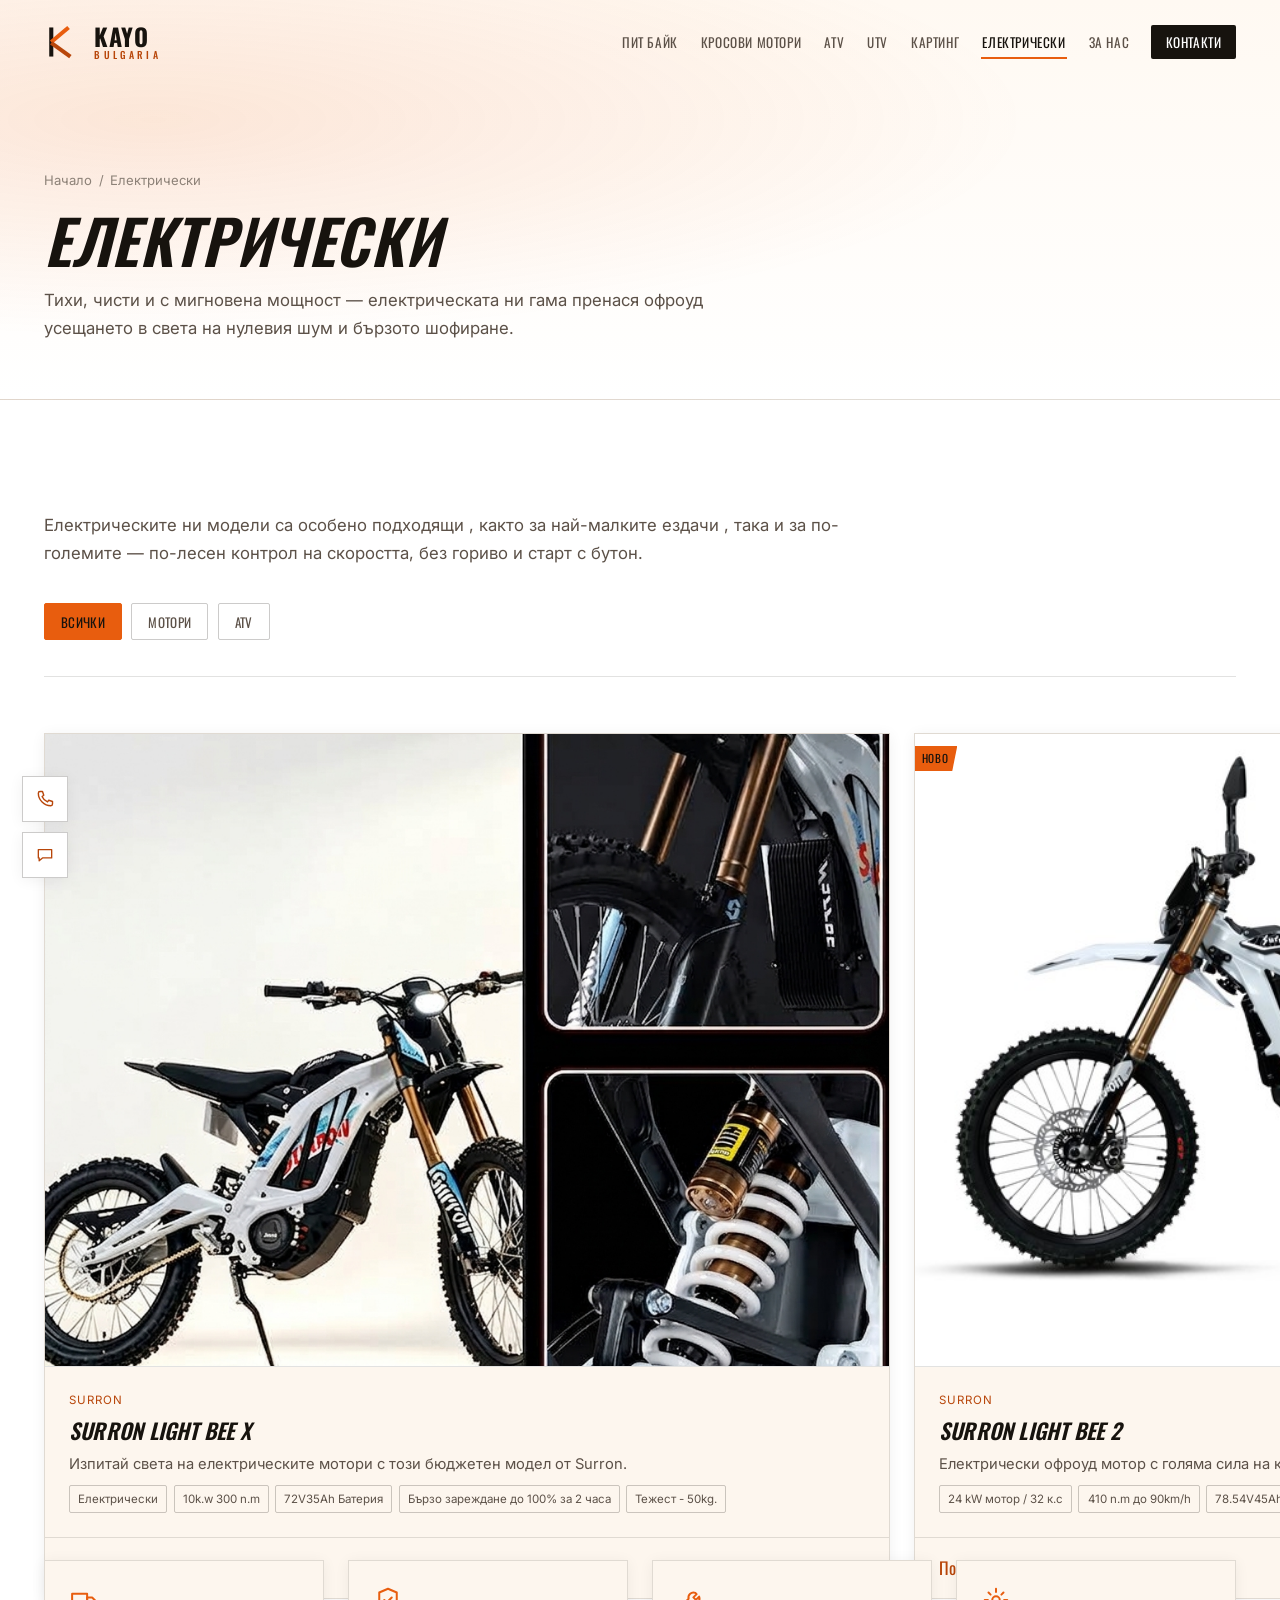
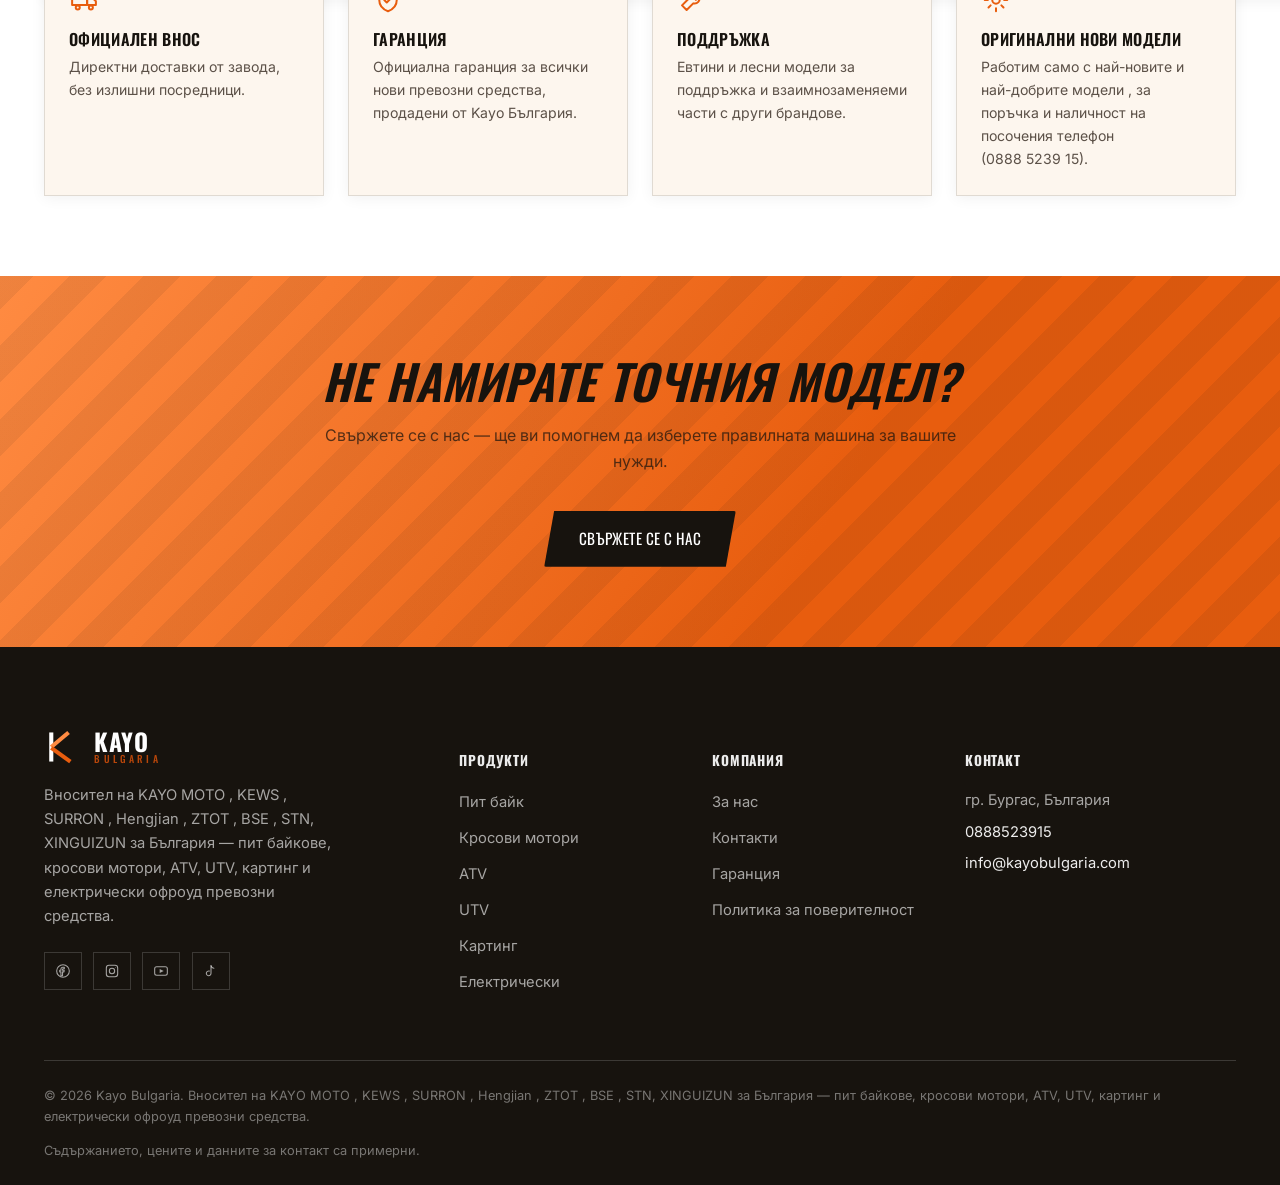
<file: electric.html>
<!DOCTYPE html>
<html lang="bg">
<head>
<meta charset="UTF-8">
<meta name="viewport" content="width=device-width, initial-scale=1.0">
<title>Електрически модели — KAYO</title>
<meta name="description" content="Електрически офроуд мотори и ATV KAYO — внос за България.">
<link rel="icon" href="data:image/svg+xml,%3Csvg xmlns='http://www.w3.org/2000/svg' viewBox='0 0 100 100'%3E%3Crect width='100' height='100' fill='%2317140f'/%3E%3Ctext x='50' y='70' font-size='58' font-family='Arial' font-weight='700' fill='%23e85d2a' text-anchor='middle'%3EK%3C/text%3E%3C/svg%3E">
<link rel="preconnect" href="https://fonts.googleapis.com">
<link rel="stylesheet" href="css/style.css">
</head>
<body data-page="electric">
  <header class="site-header" id="siteHeader">
    <div class="header-inner">
      <a href="index.html" class="logo" aria-label="Kayo Bulgaria — начало">
        <svg class="logo-mark" viewBox="0 0 44 44" xmlns="http://www.w3.org/2000/svg">
        <path class="bar-1" d="M8 6 L8 38"/>
        <path class="bar-2" d="M8 22 L27 6"/>
        <path class="bar-3" d="M8 23 L29 38"/>
      </svg>
        <span class="logo-text">KAYO<span class="logo-sub">BULGARIA</span></span>
      </a>
      <nav class="main-nav" id="mainNav">
        <ul>
        <li><a href="pit-bike.html" data-page="pit-bike">Пит байк</a></li>
        <li><a href="cross.html" data-page="cross">Кросови мотори</a></li>
        <li><a href="atv.html" data-page="atv">ATV</a></li>
        <li><a href="utv.html" data-page="utv">UTV</a></li>
        <li><a href="karting.html" data-page="karting">Картинг</a></li>
        <li><a href="electric.html" data-page="electric">Електрически</a></li>
        <li><a href="about.html" data-page="about">За нас</a></li>
        <li><a href="contact.html" data-page="contact" class="nav-cta">Контакти</a></li>
        </ul>
      </nav>
      <button class="nav-toggle" id="navToggle" aria-label="Отвори меню" aria-expanded="false">
        <span></span><span></span><span></span>
      </button>
    </div>
  </header>
  <div class="nav-scrim" id="navScrim"></div>
  <main>
    <section class="page-hero">
    <div class="container">
      <div class="breadcrumb"><a href="index.html">Начало</a><span>/</span><span>Електрически</span></div>
      <h1>Електрически</h1>
      <p class="lede">Тихи, чисти и с мигновена мощност — електрическата ни гама пренася офроуд усещането в света на нулевия шум и бързото шофиране.</p>
    </div>
  </section>

  <section class="section">
    <div class="container">
      <p style="max-width:74ch;color:var(--bone-dim);font-size:1.05rem;">Електрическите ни модели са особено подходящи , както за най-малките ездачи , така и за по-големите — по-лесен контрол на скоростта, без гориво и старт с бутон. </p>
      <div class="filter-bar"><button class="filter-chip is-active" data-filter="all">Всички</button><button class="filter-chip" data-filter="motori">Мотори</button><button class="filter-chip" data-filter="atv">ATV</button></div>
      <div class="product-grid">
      <div class="product-card" data-category="motori">
        <div class="ph-media"><img src="images/surronlbx.jpg" alt="Surron Light Bee X"></div>
        <div class="product-body">
          <span class="p-cat">Surron</span>
          <h3>Surron Light Bee X</h3>
          <p class="p-desc">Изпитай света на електрическите мотори с този бюджетен модел от Surron.</p>
          <div class="model-specs"><span class="chip">Електрически</span><span class="chip">10k.w 300 n.m</span><span class="chip">72V35Ah Батерия</span><span class="chip">Бързо зареждане до 100% за 2 часа</span><span class="chip">Тежест - 50kg.</span></div>
        </div>
        <div class="product-foot">
          <span class="model-price">По запитване</span>
          <a href="contact.html" class="model-link">Запитване <svg viewBox="0 0 24 24" fill="none" stroke="currentColor" stroke-width="2" stroke-linecap="round" stroke-linejoin="round"><line x1="4" y1="12" x2="20" y2="12"/><polyline points="13 5 20 12 13 19"/></svg></a>
        </div>
      </div>
      <div class="product-card" data-category="motori">
        <div class="ph-media"><span class="tag-new">Ново</span><img src="images/surronlb2.jpg" alt="Surron Light Bee 2"></div>
        <div class="product-body">
          <span class="p-cat">Surron</span>
          <h3>Surron Light Bee 2</h3>
          <p class="p-desc">Електрически офроуд мотор с голяма сила на каране и литиева батерия за сериозен пробег.</p>
          <div class="model-specs"><span class="chip">24 kW мотор / 32 к.с</span><span class="chip">410 n.m до 90km/h</span><span class="chip">78.54V45Ah Батерия</span><span class="chip">0-50km/h за 1.8 секунди</span><span class="chip">Тежест 65кг.</span></div>
        </div>
        <div class="product-foot">
          <span class="model-price">По запитване</span>
          <a href="contact.html" class="model-link">Запитване <svg viewBox="0 0 24 24" fill="none" stroke="currentColor" stroke-width="2" stroke-linecap="round" stroke-linejoin="round"><line x1="4" y1="12" x2="20" y2="12"/><polyline points="13 5 20 12 13 19"/></svg></a>
        </div>
      </div>

    </div>
  </section>

    <section class="section-tight">
    <div class="container">
      <div class="feature-grid"><div class="feature-item"><svg viewBox="0 0 24 24" fill="none" stroke="currentColor" stroke-width="1.6" stroke-linecap="round" stroke-linejoin="round"><rect x="2.5" y="7" width="12" height="9"/><path d="M14.5 10h4l3 3v3h-7z"/><circle cx="7" cy="18" r="1.6"/><circle cx="17.5" cy="18" r="1.6"/></svg><h4>Официален внос</h4><p>Директни доставки от завода, без излишни посредници.</p></div><div class="feature-item"><svg viewBox="0 0 24 24" fill="none" stroke="currentColor" stroke-width="1.6" stroke-linecap="round" stroke-linejoin="round"><path d="M12 3l7 3v6c0 4.5-3 7.5-7 9-4-1.5-7-4.5-7-9V6l7-3z"/><polyline points="9 12 11 14 15 10"/></svg><h4>Гаранция</h4><p>Официална гаранция за всички нови превозни средства, продадени от Kayo България.</p></div><div class="feature-item"><svg viewBox="0 0 24 24" fill="none" stroke="currentColor" stroke-width="1.6" stroke-linecap="round" stroke-linejoin="round"><path d="M14.7 6.3a4 4 0 0 0-5.4 4.7L4 16.3 7.7 20l5.3-5.3a4 4 0 0 0 4.7-5.4l-2.6 2.6-2-2 2.6-2.6z"/></svg><h4>Поддръжка</h4><p>Евтини и лесни модели за поддръжка и взаимнозаменяеми части с други брандове.</p></div><div class="feature-item"><svg viewBox="0 0 24 24" fill="none" stroke="currentColor" stroke-width="1.6" stroke-linecap="round" stroke-linejoin="round"><circle cx="12" cy="12" r="3"/><path d="M12 3v2.5M12 18.5V21M21 12h-2.5M5.5 12H3M18 6l-1.7 1.7M7.7 16.3 6 18M18 18l-1.7-1.7M7.7 7.7 6 6"/></svg><h4>Оригинални нови модели</h4><p>Работим само с най-новите и най-добрите модели , за поръчка и наличност на посочения телефон <br>(0888 5239 15).</p></div></div></div>
  </section>

    <section class="cta-banner">
    <div class="cta-banner-inner">
      <h2>Не намирате точния модел?</h2>
      <p>Свържете се с нас — ще ви помогнем да изберете правилната машина за вашите нужди.</p>
      <a href="contact.html" class="btn btn-primary">Свържете се с нас</a>
    </div>
  </section>
  </main>
  <footer class="site-footer">
    <div class="container">
      <div class="footer-grid">
        <div class="footer-brand">
          <a href="index.html" class="logo" aria-label="Kayo Bulgaria — начало">
            <svg class="logo-mark" viewBox="0 0 44 44" xmlns="http://www.w3.org/2000/svg">
        <path class="bar-1" d="M8 6 L8 38"/>
        <path class="bar-2" d="M8 22 L27 6"/>
        <path class="bar-3" d="M8 23 L29 38"/>
      </svg>
            <span class="logo-text">KAYO<span class="logo-sub">BULGARIA</span></span>
          </a>
          <p>Вносител на KAYO MOTO , KEWS , SURRON , Hengjian , ZTOT , BSE , STN, XINGUIZUN за България — пит байкове, кросови мотори, ATV, UTV, картинг и електрически офроуд превозни средства.</p>
          <div class="footer-social">
            <a href="#" aria-label="Facebook"><svg viewBox="0 0 24 24" fill="none" stroke="currentColor" stroke-width="1.6" stroke-linecap="round" stroke-linejoin="round"><circle cx="12" cy="12" r="9.5"/><path d="M14 8.5h-1.5c-.8 0-1.2.4-1.2 1.2V11h2.5l-.3 2.3H11.3V19h-2.4v-5.7H7V11h1.9V9.4c0-1.9 1.1-3 3-3H14z"/></svg></a>
            <a href="#" aria-label="Instagram"><svg viewBox="0 0 24 24" fill="none" stroke="currentColor" stroke-width="1.6" stroke-linecap="round" stroke-linejoin="round"><rect x="3.5" y="3.5" width="17" height="17" rx="4"/><circle cx="12" cy="12" r="4"/><circle cx="17" cy="7" r="0.6" fill="currentColor" stroke="none"/></svg></a>
            <a href="#" aria-label="YouTube"><svg viewBox="0 0 24 24" fill="none" stroke="currentColor" stroke-width="1.6" stroke-linecap="round" stroke-linejoin="round"><rect x="2.5" y="5.5" width="19" height="13" rx="3"/><polygon points="10 9 16 12 10 15" fill="currentColor" stroke="none"/></svg></a>
            <a href="#" aria-label="TikTok"><svg viewBox="0 0 24 24" fill="none" stroke="currentColor" stroke-width="1.6" stroke-linecap="round" stroke-linejoin="round"><path d="M12 4v11.5a3.5 3.5 0 1 1-2.5-3.35"/><path d="M12 4c.4 2.2 2.1 3.8 4.3 4"/></svg></a>
          </div>
        </div>
        <div class="footer-col">
          <h5>Продукти</h5>
          <ul>
            <li><a href="pit-bike.html">Пит байк</a></li>
            <li><a href="cross.html">Кросови мотори</a></li>
            <li><a href="atv.html">ATV</a></li>
            <li><a href="utv.html">UTV</a></li>
            <li><a href="karting.html">Картинг</a></li>
            <li><a href="electric.html">Електрически</a></li>
          </ul>
        </div>
        <div class="footer-col">
          <h5>Компания</h5>
          <ul>
            <li><a href="about.html">За нас</a></li>
            <li><a href="contact.html">Контакти</a></li>
            <li><a href="#">Гаранция</a></li>
            <li><a href="#">Политика за поверителност</a></li>
          </ul>
        </div>
        <div class="footer-col">
          <h5>Контакт</h5>
          <!-- TODO: замени с реални данни -->
          <p>гр. Бургас, България</p>
          <p><a href="tel:+359888523915">0888523915</a></p>
          <p><a href="mailto:info@kayobulgaria.com">info@kayobulgaria.com</a></p>
        </div>
      </div>
      <div class="footer-bottom">
        <span>&copy; <span id="year"></span> Kayo Bulgaria. Вносител на KAYO MOTO , KEWS , SURRON , Hengjian , ZTOT , BSE , STN, XINGUIZUN за България — пит байкове, кросови мотори, ATV, UTV, картинг и електрически офроуд превозни средства.</span>
        <span>Съдържанието, цените и данните за контакт са примерни.</span>
      </div>
    </div>
  </footer>
  <button class="to-top" id="toTop" aria-label="Обратно нагоре"><svg viewBox="0 0 24 24" fill="none" stroke="currentColor" stroke-width="2" stroke-linecap="round" stroke-linejoin="round"><polyline points="6 15 12 9 18 15"/></svg></button>
  <div class="quick-contact">
    <a href="tel:+359888523915" aria-label="Обадете се"><svg viewBox="0 0 24 24" fill="none" stroke="currentColor" stroke-width="1.7" stroke-linecap="round" stroke-linejoin="round"><path d="M6 3h3l1.5 4.5-2 1.5a12 12 0 0 0 6.5 6.5l1.5-2L21 15v3a2 2 0 0 1-2 2c-8 0-15-7-15-15a2 2 0 0 1 2-2z"/></svg></a>
    <a href="contact.html" aria-label="Изпрати съобщение"><svg viewBox="0 0 24 24" fill="none" stroke="currentColor" stroke-width="1.6" stroke-linecap="round" stroke-linejoin="round"><path d="M4 5.5h16v10H9l-4 3.5v-3.5H4z"/></svg></a>
  </div>
  <script src="js/main.js"></script>
</body>
</html>
</file>
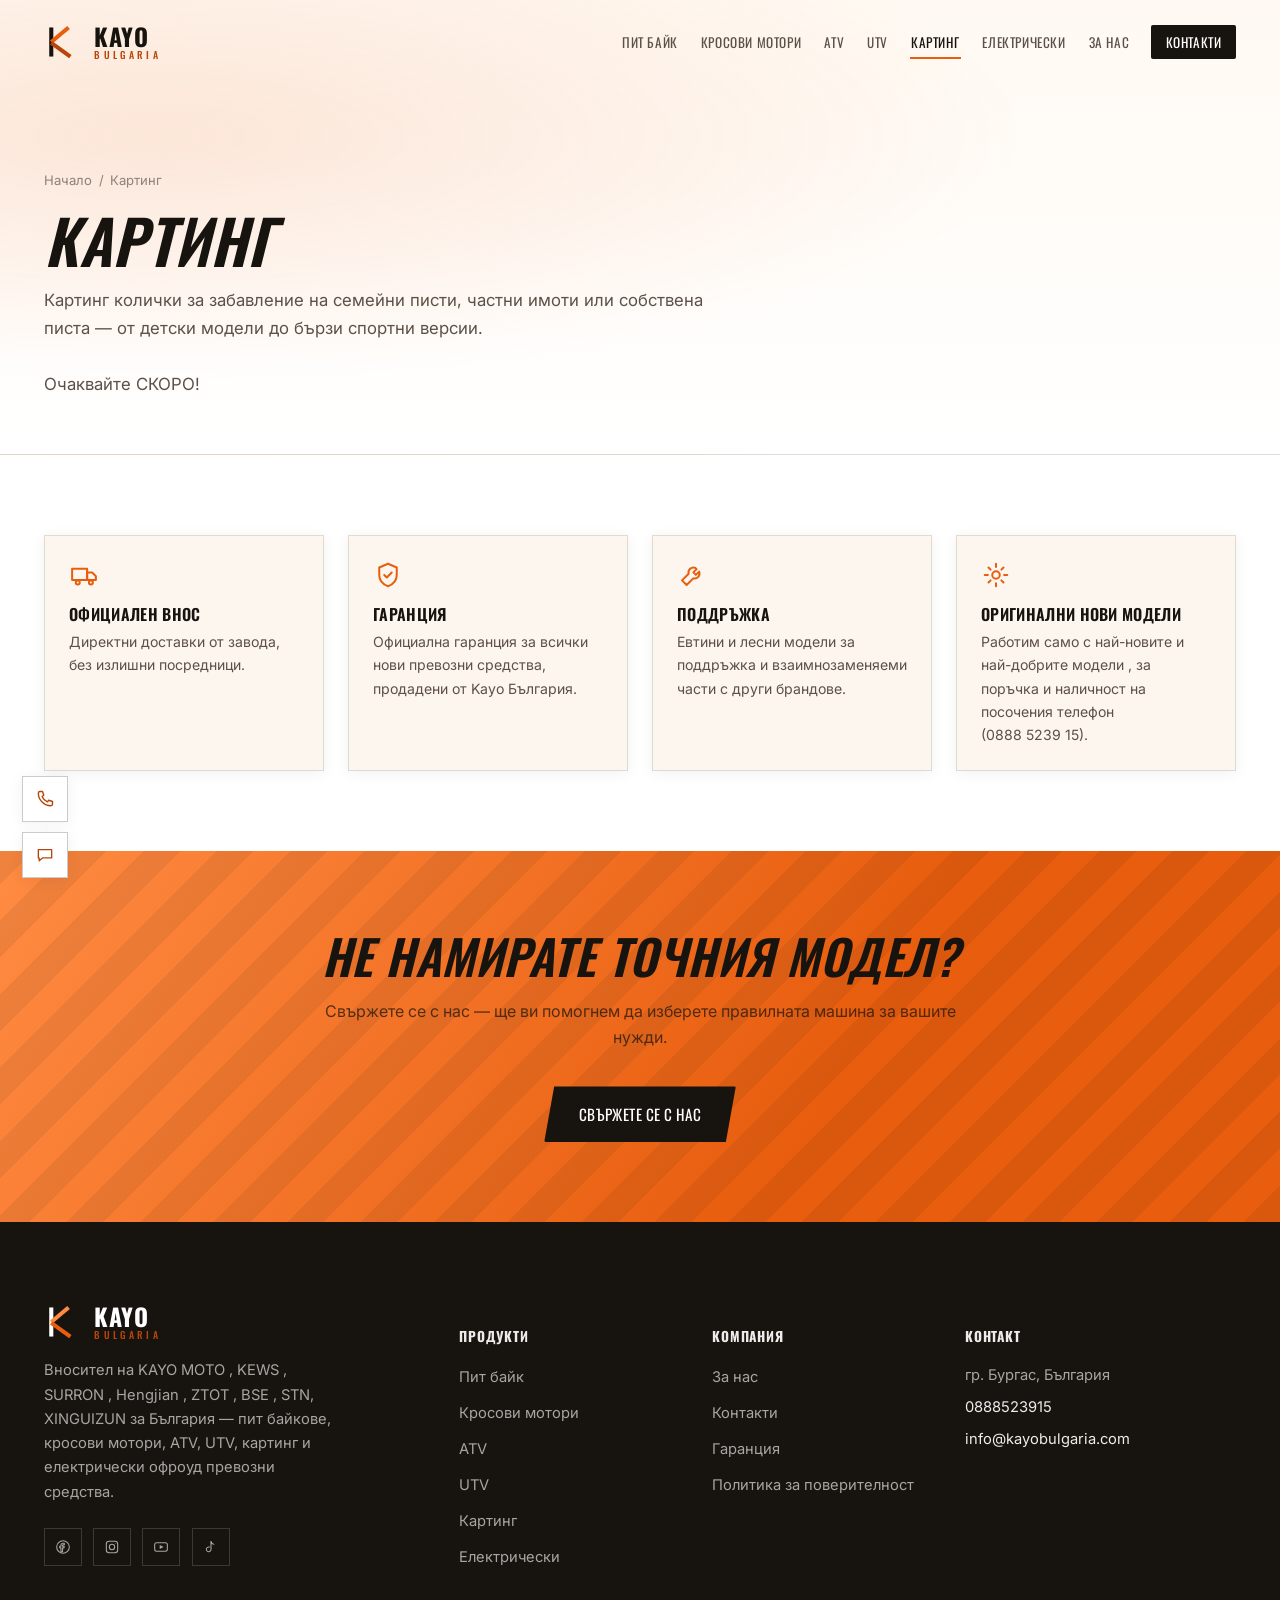
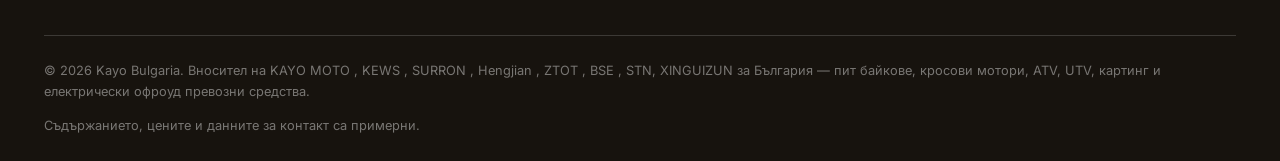
<file: karting.html>
<!DOCTYPE html>
<html lang="bg">
<head>
<meta charset="UTF-8">
<meta name="viewport" content="width=device-width, initial-scale=1.0">
<title>Картинг — Kayo Bulgaria</title>
<meta name="description" content="Картинг колички от Kayo Bulgaria — за деца, тийнейджъри и възрастни.">
<link rel="icon" href="data:image/svg+xml,%3Csvg xmlns='http://www.w3.org/2000/svg' viewBox='0 0 100 100'%3E%3Crect width='100' height='100' fill='%2317140f'/%3E%3Ctext x='50' y='70' font-size='58' font-family='Arial' font-weight='700' fill='%23e85d2a' text-anchor='middle'%3EK%3C/text%3E%3C/svg%3E">
<link rel="preconnect" href="https://fonts.googleapis.com">
<link rel="stylesheet" href="css/style.css">
</head>
<body data-page="karting">
  <header class="site-header" id="siteHeader">
    <div class="header-inner">
      <a href="index.html" class="logo" aria-label="Kayo Bulgaria — начало">
        <svg class="logo-mark" viewBox="0 0 44 44" xmlns="http://www.w3.org/2000/svg">
        <path class="bar-1" d="M8 6 L8 38"/>
        <path class="bar-2" d="M8 22 L27 6"/>
        <path class="bar-3" d="M8 23 L29 38"/>
      </svg>
        <span class="logo-text">KAYO<span class="logo-sub">BULGARIA</span></span>
      </a>
      <nav class="main-nav" id="mainNav">
        <ul>
        <li><a href="pit-bike.html" data-page="pit-bike">Пит байк</a></li>
        <li><a href="cross.html" data-page="cross">Кросови мотори</a></li>
        <li><a href="atv.html" data-page="atv">ATV</a></li>
        <li><a href="utv.html" data-page="utv">UTV</a></li>
        <li><a href="karting.html" data-page="karting">Картинг</a></li>
        <li><a href="electric.html" data-page="electric">Електрически</a></li>
        <li><a href="about.html" data-page="about">За нас</a></li>
        <li><a href="contact.html" data-page="contact" class="nav-cta">Контакти</a></li>
        </ul>
      </nav>
      <button class="nav-toggle" id="navToggle" aria-label="Отвори меню" aria-expanded="false">
        <span></span><span></span><span></span>
      </button>
    </div>
  </header>
  <div class="nav-scrim" id="navScrim"></div>
  <main>
    <section class="page-hero">
    <div class="container">
      <div class="breadcrumb"><a href="index.html">Начало</a><span>/</span><span>Картинг</span></div>
      <h1>Картинг</h1>
      <p class="lede">Картинг колички за забавление на семейни писти, частни имоти или собствена писта — от детски модели до бързи спортни версии.<br><br>Очаквайте СКОРО!</p>
    </div>
  </section>


    </div>
  </section>

    <section class="section-tight">
    <div class="container">
      <div class="feature-grid"><div class="feature-item"><svg viewBox="0 0 24 24" fill="none" stroke="currentColor" stroke-width="1.6" stroke-linecap="round" stroke-linejoin="round"><rect x="2.5" y="7" width="12" height="9"/><path d="M14.5 10h4l3 3v3h-7z"/><circle cx="7" cy="18" r="1.6"/><circle cx="17.5" cy="18" r="1.6"/></svg><h4>Официален внос</h4><p>Директни доставки от завода, без излишни посредници.</p></div><div class="feature-item"><svg viewBox="0 0 24 24" fill="none" stroke="currentColor" stroke-width="1.6" stroke-linecap="round" stroke-linejoin="round"><path d="M12 3l7 3v6c0 4.5-3 7.5-7 9-4-1.5-7-4.5-7-9V6l7-3z"/><polyline points="9 12 11 14 15 10"/></svg><h4>Гаранция</h4><p>Официална гаранция за всички нови превозни средства, продадени от Kayo България.</p></div><div class="feature-item"><svg viewBox="0 0 24 24" fill="none" stroke="currentColor" stroke-width="1.6" stroke-linecap="round" stroke-linejoin="round"><path d="M14.7 6.3a4 4 0 0 0-5.4 4.7L4 16.3 7.7 20l5.3-5.3a4 4 0 0 0 4.7-5.4l-2.6 2.6-2-2 2.6-2.6z"/></svg><h4>Поддръжка</h4><p>Евтини и лесни модели за поддръжка и взаимнозаменяеми части с други брандове.</p></div><div class="feature-item"><svg viewBox="0 0 24 24" fill="none" stroke="currentColor" stroke-width="1.6" stroke-linecap="round" stroke-linejoin="round"><circle cx="12" cy="12" r="3"/><path d="M12 3v2.5M12 18.5V21M21 12h-2.5M5.5 12H3M18 6l-1.7 1.7M7.7 16.3 6 18M18 18l-1.7-1.7M7.7 7.7 6 6"/></svg><h4>Оригинални нови модели</h4><p>Работим само с най-новите и най-добрите модели , за поръчка и наличност на посочения телефон <br>(0888 5239 15).</p></div></div></div>
  </section>

    <section class="cta-banner">
    <div class="cta-banner-inner">
      <h2>Не намирате точния модел?</h2>
      <p>Свържете се с нас — ще ви помогнем да изберете правилната машина за вашите нужди.</p>
      <a href="contact.html" class="btn btn-primary">Свържете се с нас</a>
    </div>
  </section>
  </main>
  <footer class="site-footer">
    <div class="container">
      <div class="footer-grid">
        <div class="footer-brand">
          <a href="index.html" class="logo" aria-label="Kayo Bulgaria — начало">
            <svg class="logo-mark" viewBox="0 0 44 44" xmlns="http://www.w3.org/2000/svg">
        <path class="bar-1" d="M8 6 L8 38"/>
        <path class="bar-2" d="M8 22 L27 6"/>
        <path class="bar-3" d="M8 23 L29 38"/>
      </svg>
            <span class="logo-text">KAYO<span class="logo-sub">BULGARIA</span></span>
          </a>
          <p>Вносител на KAYO MOTO , KEWS , SURRON , Hengjian , ZTOT , BSE , STN, XINGUIZUN за България — пит байкове, кросови мотори, ATV, UTV, картинг и електрически офроуд превозни средства.</p>
          <div class="footer-social">
            <a href="#" aria-label="Facebook"><svg viewBox="0 0 24 24" fill="none" stroke="currentColor" stroke-width="1.6" stroke-linecap="round" stroke-linejoin="round"><circle cx="12" cy="12" r="9.5"/><path d="M14 8.5h-1.5c-.8 0-1.2.4-1.2 1.2V11h2.5l-.3 2.3H11.3V19h-2.4v-5.7H7V11h1.9V9.4c0-1.9 1.1-3 3-3H14z"/></svg></a>
            <a href="#" aria-label="Instagram"><svg viewBox="0 0 24 24" fill="none" stroke="currentColor" stroke-width="1.6" stroke-linecap="round" stroke-linejoin="round"><rect x="3.5" y="3.5" width="17" height="17" rx="4"/><circle cx="12" cy="12" r="4"/><circle cx="17" cy="7" r="0.6" fill="currentColor" stroke="none"/></svg></a>
            <a href="#" aria-label="YouTube"><svg viewBox="0 0 24 24" fill="none" stroke="currentColor" stroke-width="1.6" stroke-linecap="round" stroke-linejoin="round"><rect x="2.5" y="5.5" width="19" height="13" rx="3"/><polygon points="10 9 16 12 10 15" fill="currentColor" stroke="none"/></svg></a>
            <a href="#" aria-label="TikTok"><svg viewBox="0 0 24 24" fill="none" stroke="currentColor" stroke-width="1.6" stroke-linecap="round" stroke-linejoin="round"><path d="M12 4v11.5a3.5 3.5 0 1 1-2.5-3.35"/><path d="M12 4c.4 2.2 2.1 3.8 4.3 4"/></svg></a>
          </div>
        </div>
        <div class="footer-col">
          <h5>Продукти</h5>
          <ul>
            <li><a href="pit-bike.html">Пит байк</a></li>
            <li><a href="cross.html">Кросови мотори</a></li>
            <li><a href="atv.html">ATV</a></li>
            <li><a href="utv.html">UTV</a></li>
            <li><a href="karting.html">Картинг</a></li>
            <li><a href="electric.html">Електрически</a></li>
          </ul>
        </div>
        <div class="footer-col">
          <h5>Компания</h5>
          <ul>
            <li><a href="about.html">За нас</a></li>
            <li><a href="contact.html">Контакти</a></li>
            <li><a href="#">Гаранция</a></li>
            <li><a href="#">Политика за поверителност</a></li>
          </ul>
        </div>
        <div class="footer-col">
          <h5>Контакт</h5>
          <!-- TODO: замени с реални данни -->
          <p>гр. Бургас, България</p>
          <p><a href="tel:+359888523915">0888523915</a></p>
          <p><a href="mailto:info@kayobulgaria.com">info@kayobulgaria.com</a></p>
        </div>
      </div>
      <div class="footer-bottom">
        <span>&copy; <span id="year"></span> Kayo Bulgaria. Вносител на KAYO MOTO , KEWS , SURRON , Hengjian , ZTOT , BSE , STN, XINGUIZUN за България — пит байкове, кросови мотори, ATV, UTV, картинг и електрически офроуд превозни средства.</span>
        <span>Съдържанието, цените и данните за контакт са примерни.</span>
      </div>
    </div>
  </footer>
  <button class="to-top" id="toTop" aria-label="Обратно нагоре"><svg viewBox="0 0 24 24" fill="none" stroke="currentColor" stroke-width="2" stroke-linecap="round" stroke-linejoin="round"><polyline points="6 15 12 9 18 15"/></svg></button>
  <div class="quick-contact">
    <a href="tel:+359888523915" aria-label="Обадете се"><svg viewBox="0 0 24 24" fill="none" stroke="currentColor" stroke-width="1.7" stroke-linecap="round" stroke-linejoin="round"><path d="M6 3h3l1.5 4.5-2 1.5a12 12 0 0 0 6.5 6.5l1.5-2L21 15v3a2 2 0 0 1-2 2c-8 0-15-7-15-15a2 2 0 0 1 2-2z"/></svg></a>
    <a href="contact.html" aria-label="Изпрати съобщение"><svg viewBox="0 0 24 24" fill="none" stroke="currentColor" stroke-width="1.6" stroke-linecap="round" stroke-linejoin="round"><path d="M4 5.5h16v10H9l-4 3.5v-3.5H4z"/></svg></a>
  </div>
  <script src="js/main.js"></script>
</body>
</html>
</file>
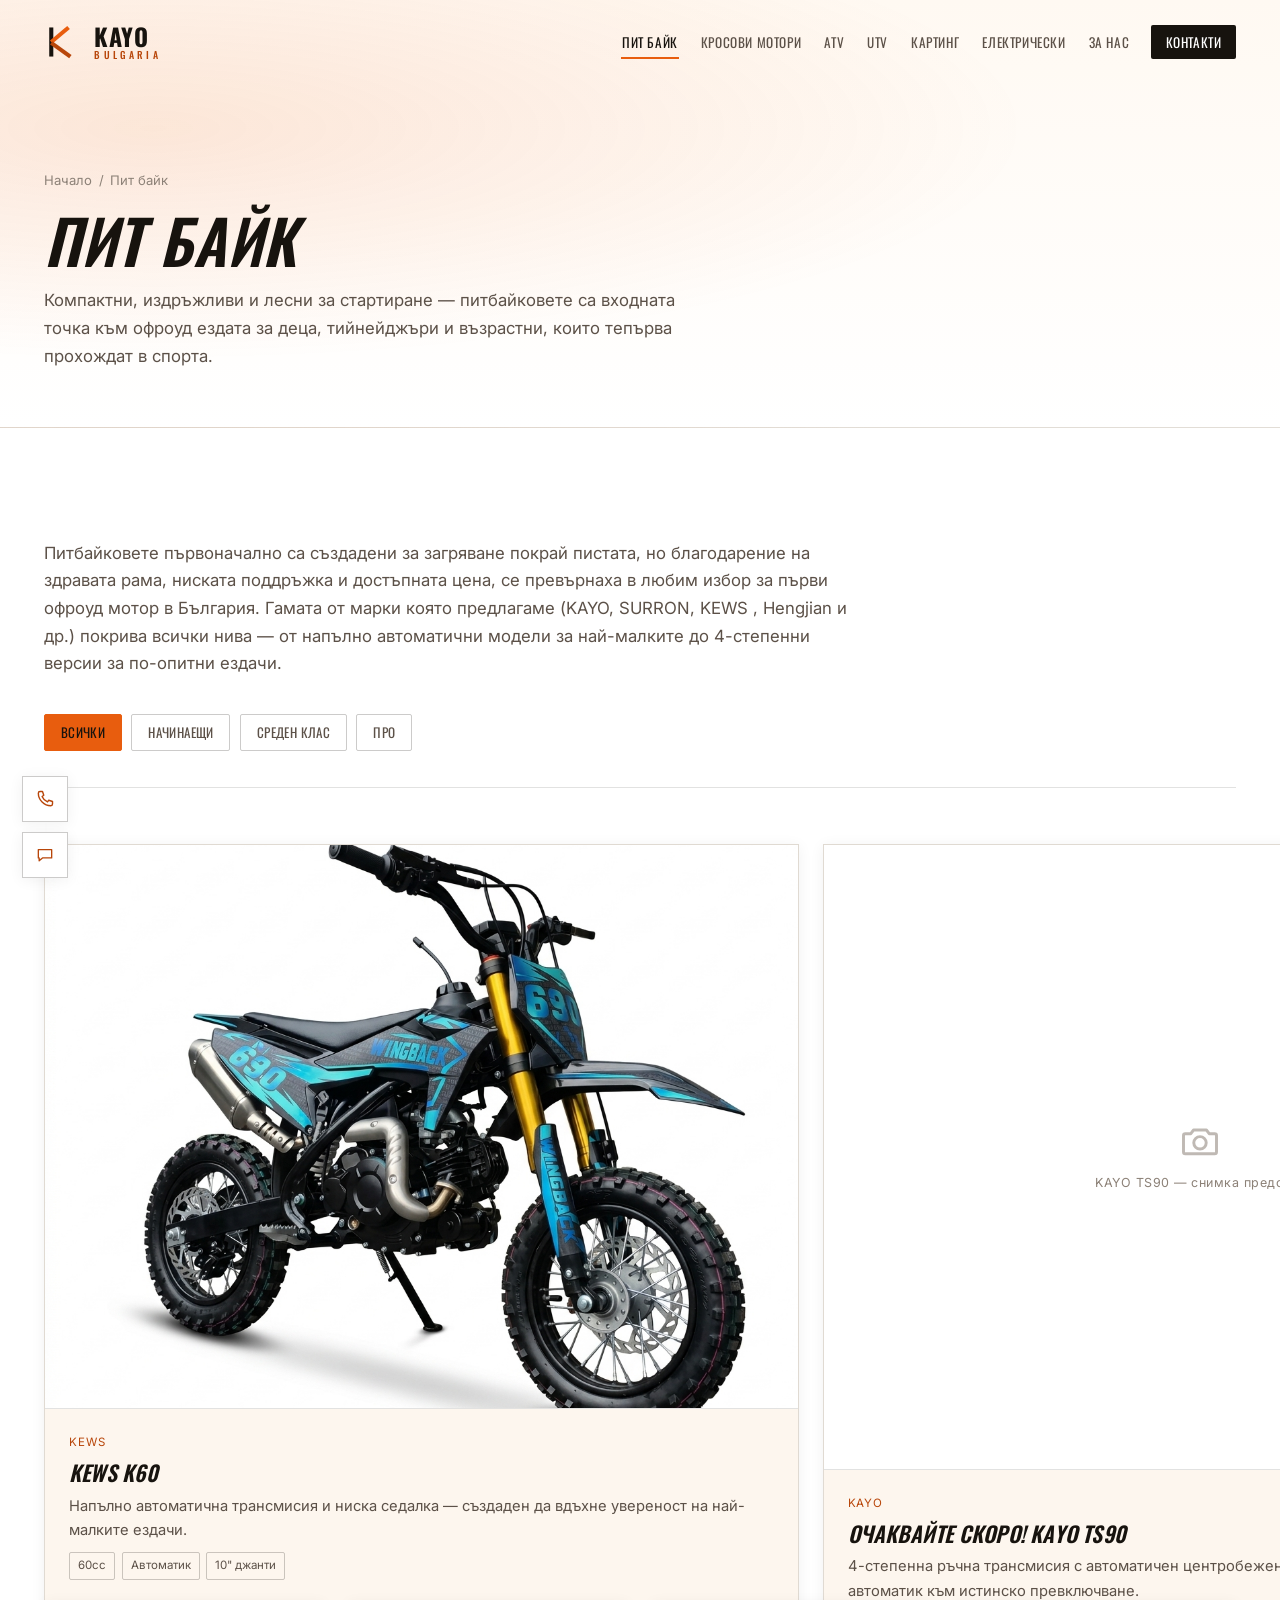
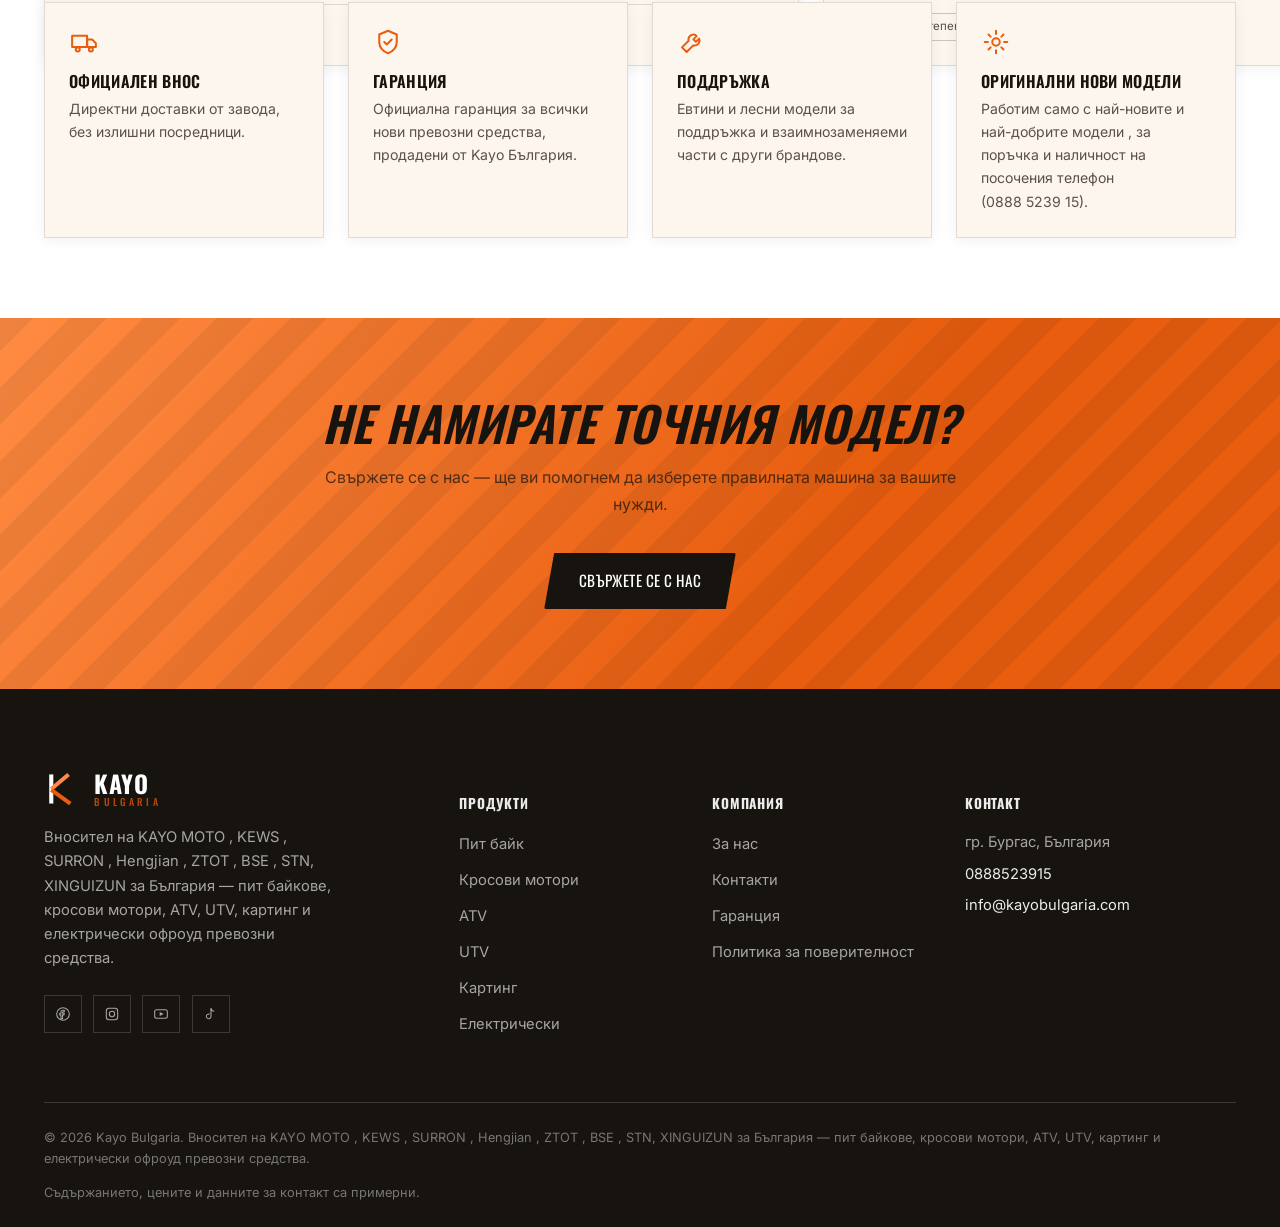
<file: pit-bike.html>
<!DOCTYPE html>
<html lang="bg">
<head>
<meta charset="UTF-8">
<meta name="viewport" content="width=device-width, initial-scale=1.0">
<title>Пит байк — KAYO</title>
<meta name="description" content="Пит байкове KAYO Bulgaria — вносител на офроуд мотоциклети за деца и възрастни.">
<link rel="icon" href="data:image/svg+xml,%3Csvg xmlns='http://www.w3.org/2000/svg' viewBox='0 0 100 100'%3E%3Crect width='100' height='100' fill='%2317140f'/%3E%3Ctext x='50' y='70' font-size='58' font-family='Arial' font-weight='700' fill='%23e85d2a' text-anchor='middle'%3EK%3C/text%3E%3C/svg%3E">
<link rel="preconnect" href="https://fonts.googleapis.com">
<link rel="stylesheet" href="css/style.css">
</head>
<body data-page="pit-bike">
  <header class="site-header" id="siteHeader">
    <div class="header-inner">
      <a href="index.html" class="logo" aria-label="Kayo Bulgaria — начало">
        <svg class="logo-mark" viewBox="0 0 44 44" xmlns="http://www.w3.org/2000/svg">
        <path class="bar-1" d="M8 6 L8 38"/>
        <path class="bar-2" d="M8 22 L27 6"/>
        <path class="bar-3" d="M8 23 L29 38"/>
      </svg>
        <span class="logo-text">KAYO<span class="logo-sub">BULGARIA</span></span>
      </a>
      <nav class="main-nav" id="mainNav">
        <ul>
        <li><a href="pit-bike.html" data-page="pit-bike">Пит байк</a></li>
        <li><a href="cross.html" data-page="cross">Кросови мотори</a></li>
        <li><a href="atv.html" data-page="atv">ATV</a></li>
        <li><a href="utv.html" data-page="utv">UTV</a></li>
        <li><a href="karting.html" data-page="karting">Картинг</a></li>
        <li><a href="electric.html" data-page="electric">Електрически</a></li>
        <li><a href="about.html" data-page="about">За нас</a></li>
        <li><a href="contact.html" data-page="contact" class="nav-cta">Контакти</a></li>
        </ul>
      </nav>
      <button class="nav-toggle" id="navToggle" aria-label="Отвори меню" aria-expanded="false">
        <span></span><span></span><span></span>
      </button>
    </div>
  </header>
  <div class="nav-scrim" id="navScrim"></div>
  <main>
    <section class="page-hero">
    <div class="container">
      <div class="breadcrumb"><a href="index.html">Начало</a><span>/</span><span>Пит байк</span></div>
      <h1>Пит байк</h1>
      <p class="lede">Компактни, издръжливи и лесни за стартиране — питбайковете са входната точка към офроуд ездата за деца, тийнейджъри и възрастни, които тепърва прохождат в спорта.</p>
    </div>
  </section>

  <section class="section">
    <div class="container">
      <p style="max-width:74ch;color:var(--bone-dim);font-size:1.05rem;">Питбайковете първоначално са създадени за загряване покрай пистата, но благодарение на здравата рама, ниската поддръжка и достъпната цена, се превърнаха в любим избор за първи офроуд мотор в България. Гамата от марки която предлагаме (KAYO, SURRON, KEWS , Hengjian и др.) покрива всички нива — от напълно автоматични модели за най-малките до 4-степенни версии за по-опитни ездачи.</p>
      <div class="filter-bar"><button class="filter-chip is-active" data-filter="all">Всички</button><button class="filter-chip" data-filter="nachinaeshti">Начинаещи</button><button class="filter-chip" data-filter="sreden">Среден клас</button><button class="filter-chip" data-filter="pro">Про</button></div>
      <div class="product-grid">
      <div class="product-card" data-category="nachinaeshti">
        <div class="ph-media"><img src="images/kewsk60.jpg" alt="KEWS K60"></div>
        <div class="product-body">
          <span class="p-cat">KEWS</span>
          <h3>KEWS K60</h3>
          <p class="p-desc">Напълно автоматична трансмисия и ниска седалка — създаден да вдъхне увереност на най-малките ездачи.</p>
          <div class="model-specs"><span class="chip">60cc</span><span class="chip">Автоматик</span><span class="chip">10" джанти</span></div>
        </div>
        <div class="product-foot">
          <span class="model-price">Научи повече!</span>
          <a href="contact.html" class="model-link">Виж повече! <svg viewBox="0 0 24 24" fill="none" stroke="currentColor" stroke-width="2" stroke-linecap="round" stroke-linejoin="round"><line x1="4" y1="12" x2="20" y2="12"/><polyline points="13 5 20 12 13 19"/></svg></a>
        </div>
      </div>
      <div class="product-card" data-category="nachinaeshti">
        <div class="ph-media"><svg viewBox="0 0 24 24" fill="none" stroke="currentColor" stroke-width="1.6" stroke-linecap="round" stroke-linejoin="round"><path d="M4 8h3l1.5-2h7L17 8h3a1 1 0 0 1 1 1v9a1 1 0 0 1-1 1H4a1 1 0 0 1-1-1V9a1 1 0 0 1 1-1z"/><circle cx="12" cy="13" r="3.4"/></svg><span>KAYO TS90 — снимка предстои</span></div>
        <div class="product-body">
          <span class="p-cat">KAYO</span>
          <h3>Очаквайте скоро! KAYO TS90</h3>
          <p class="p-desc">4-степенна ръчна трансмисия с автоматичен центробежен съединител — плавен преход от автоматик към истинско превключване.</p>
          <div class="model-specs"><span class="chip">90cc</span><span class="chip">4-степенна</span><span class="chip">Ел. + кик старт</span></div>
    </div>
  </section>

    <section class="section-tight">
    <div class="container">
      <div class="feature-grid"><div class="feature-item"><svg viewBox="0 0 24 24" fill="none" stroke="currentColor" stroke-width="1.6" stroke-linecap="round" stroke-linejoin="round"><rect x="2.5" y="7" width="12" height="9"/><path d="M14.5 10h4l3 3v3h-7z"/><circle cx="7" cy="18" r="1.6"/><circle cx="17.5" cy="18" r="1.6"/></svg><h4>Официален внос</h4><p>Директни доставки от завода, без излишни посредници.</p></div><div class="feature-item"><svg viewBox="0 0 24 24" fill="none" stroke="currentColor" stroke-width="1.6" stroke-linecap="round" stroke-linejoin="round"><path d="M12 3l7 3v6c0 4.5-3 7.5-7 9-4-1.5-7-4.5-7-9V6l7-3z"/><polyline points="9 12 11 14 15 10"/></svg><h4>Гаранция</h4><p>Официална гаранция за всички нови превозни средства, продадени от Kayo България.</p></div><div class="feature-item"><svg viewBox="0 0 24 24" fill="none" stroke="currentColor" stroke-width="1.6" stroke-linecap="round" stroke-linejoin="round"><path d="M14.7 6.3a4 4 0 0 0-5.4 4.7L4 16.3 7.7 20l5.3-5.3a4 4 0 0 0 4.7-5.4l-2.6 2.6-2-2 2.6-2.6z"/></svg><h4>Поддръжка</h4><p>Евтини и лесни модели за поддръжка и взаимнозаменяеми части с други брандове.</p></div><div class="feature-item"><svg viewBox="0 0 24 24" fill="none" stroke="currentColor" stroke-width="1.6" stroke-linecap="round" stroke-linejoin="round"><circle cx="12" cy="12" r="3"/><path d="M12 3v2.5M12 18.5V21M21 12h-2.5M5.5 12H3M18 6l-1.7 1.7M7.7 16.3 6 18M18 18l-1.7-1.7M7.7 7.7 6 6"/></svg><h4>Оригинални нови модели</h4><p>Работим само с най-новите и най-добрите модели , за поръчка и наличност на посочения телефон <br>(0888 5239 15).</p></div></div></div>
  </section>

    <section class="cta-banner">
    <div class="cta-banner-inner">
      <h2>Не намирате точния модел?</h2>
      <p>Свържете се с нас — ще ви помогнем да изберете правилната машина за вашите нужди.</p>
      <a href="contact.html" class="btn btn-primary">Свържете се с нас</a>
    </div>
  </section>
  </main>
  <footer class="site-footer">
    <div class="container">
      <div class="footer-grid">
        <div class="footer-brand">
          <a href="index.html" class="logo" aria-label="Kayo Bulgaria — начало">
            <svg class="logo-mark" viewBox="0 0 44 44" xmlns="http://www.w3.org/2000/svg">
        <path class="bar-1" d="M8 6 L8 38"/>
        <path class="bar-2" d="M8 22 L27 6"/>
        <path class="bar-3" d="M8 23 L29 38"/>
      </svg>
            <span class="logo-text">KAYO<span class="logo-sub">BULGARIA</span></span>
          </a>
          <p>Вносител на KAYO MOTO , KEWS , SURRON , Hengjian , ZTOT , BSE , STN, XINGUIZUN за България — пит байкове, кросови мотори, ATV, UTV, картинг и електрически офроуд превозни средства.</p>
          <div class="footer-social">
            <a href="#" aria-label="Facebook"><svg viewBox="0 0 24 24" fill="none" stroke="currentColor" stroke-width="1.6" stroke-linecap="round" stroke-linejoin="round"><circle cx="12" cy="12" r="9.5"/><path d="M14 8.5h-1.5c-.8 0-1.2.4-1.2 1.2V11h2.5l-.3 2.3H11.3V19h-2.4v-5.7H7V11h1.9V9.4c0-1.9 1.1-3 3-3H14z"/></svg></a>
            <a href="#" aria-label="Instagram"><svg viewBox="0 0 24 24" fill="none" stroke="currentColor" stroke-width="1.6" stroke-linecap="round" stroke-linejoin="round"><rect x="3.5" y="3.5" width="17" height="17" rx="4"/><circle cx="12" cy="12" r="4"/><circle cx="17" cy="7" r="0.6" fill="currentColor" stroke="none"/></svg></a>
            <a href="#" aria-label="YouTube"><svg viewBox="0 0 24 24" fill="none" stroke="currentColor" stroke-width="1.6" stroke-linecap="round" stroke-linejoin="round"><rect x="2.5" y="5.5" width="19" height="13" rx="3"/><polygon points="10 9 16 12 10 15" fill="currentColor" stroke="none"/></svg></a>
            <a href="#" aria-label="TikTok"><svg viewBox="0 0 24 24" fill="none" stroke="currentColor" stroke-width="1.6" stroke-linecap="round" stroke-linejoin="round"><path d="M12 4v11.5a3.5 3.5 0 1 1-2.5-3.35"/><path d="M12 4c.4 2.2 2.1 3.8 4.3 4"/></svg></a>
          </div>
        </div>
        <div class="footer-col">
          <h5>Продукти</h5>
          <ul>
            <li><a href="pit-bike.html">Пит байк</a></li>
            <li><a href="cross.html">Кросови мотори</a></li>
            <li><a href="atv.html">ATV</a></li>
            <li><a href="utv.html">UTV</a></li>
            <li><a href="karting.html">Картинг</a></li>
            <li><a href="electric.html">Електрически</a></li>
          </ul>
        </div>
        <div class="footer-col">
          <h5>Компания</h5>
          <ul>
            <li><a href="about.html">За нас</a></li>
            <li><a href="contact.html">Контакти</a></li>
            <li><a href="#">Гаранция</a></li>
            <li><a href="#">Политика за поверителност</a></li>
          </ul>
        </div>
        <div class="footer-col">
          <h5>Контакт</h5>
          <!-- TODO: замени с реални данни -->
          <p>гр. Бургас, България</p>
          <p><a href="tel:+359888523915">0888523915</a></p>
          <p><a href="mailto:info@kayobulgaria.com">info@kayobulgaria.com</a></p>
        </div>
      </div>
      <div class="footer-bottom">
        <span>&copy; <span id="year"></span> Kayo Bulgaria. Вносител на KAYO MOTO , KEWS , SURRON , Hengjian , ZTOT , BSE , STN, XINGUIZUN за България — пит байкове, кросови мотори, ATV, UTV, картинг и електрически офроуд превозни средства.</span>
        <span>Съдържанието, цените и данните за контакт са примерни.</span>
      </div>
    </div>
  </footer>
  <button class="to-top" id="toTop" aria-label="Обратно нагоре"><svg viewBox="0 0 24 24" fill="none" stroke="currentColor" stroke-width="2" stroke-linecap="round" stroke-linejoin="round"><polyline points="6 15 12 9 18 15"/></svg></button>
  <div class="quick-contact">
    <a href="tel:+359888523915" aria-label="Обадете се"><svg viewBox="0 0 24 24" fill="none" stroke="currentColor" stroke-width="1.7" stroke-linecap="round" stroke-linejoin="round"><path d="M6 3h3l1.5 4.5-2 1.5a12 12 0 0 0 6.5 6.5l1.5-2L21 15v3a2 2 0 0 1-2 2c-8 0-15-7-15-15a2 2 0 0 1 2-2z"/></svg></a>
    <a href="contact.html" aria-label="Изпрати съобщение"><svg viewBox="0 0 24 24" fill="none" stroke="currentColor" stroke-width="1.6" stroke-linecap="round" stroke-linejoin="round"><path d="M4 5.5h16v10H9l-4 3.5v-3.5H4z"/></svg></a>
  </div>
  <script src="js/main.js"></script>
</body>
</html>
</file>
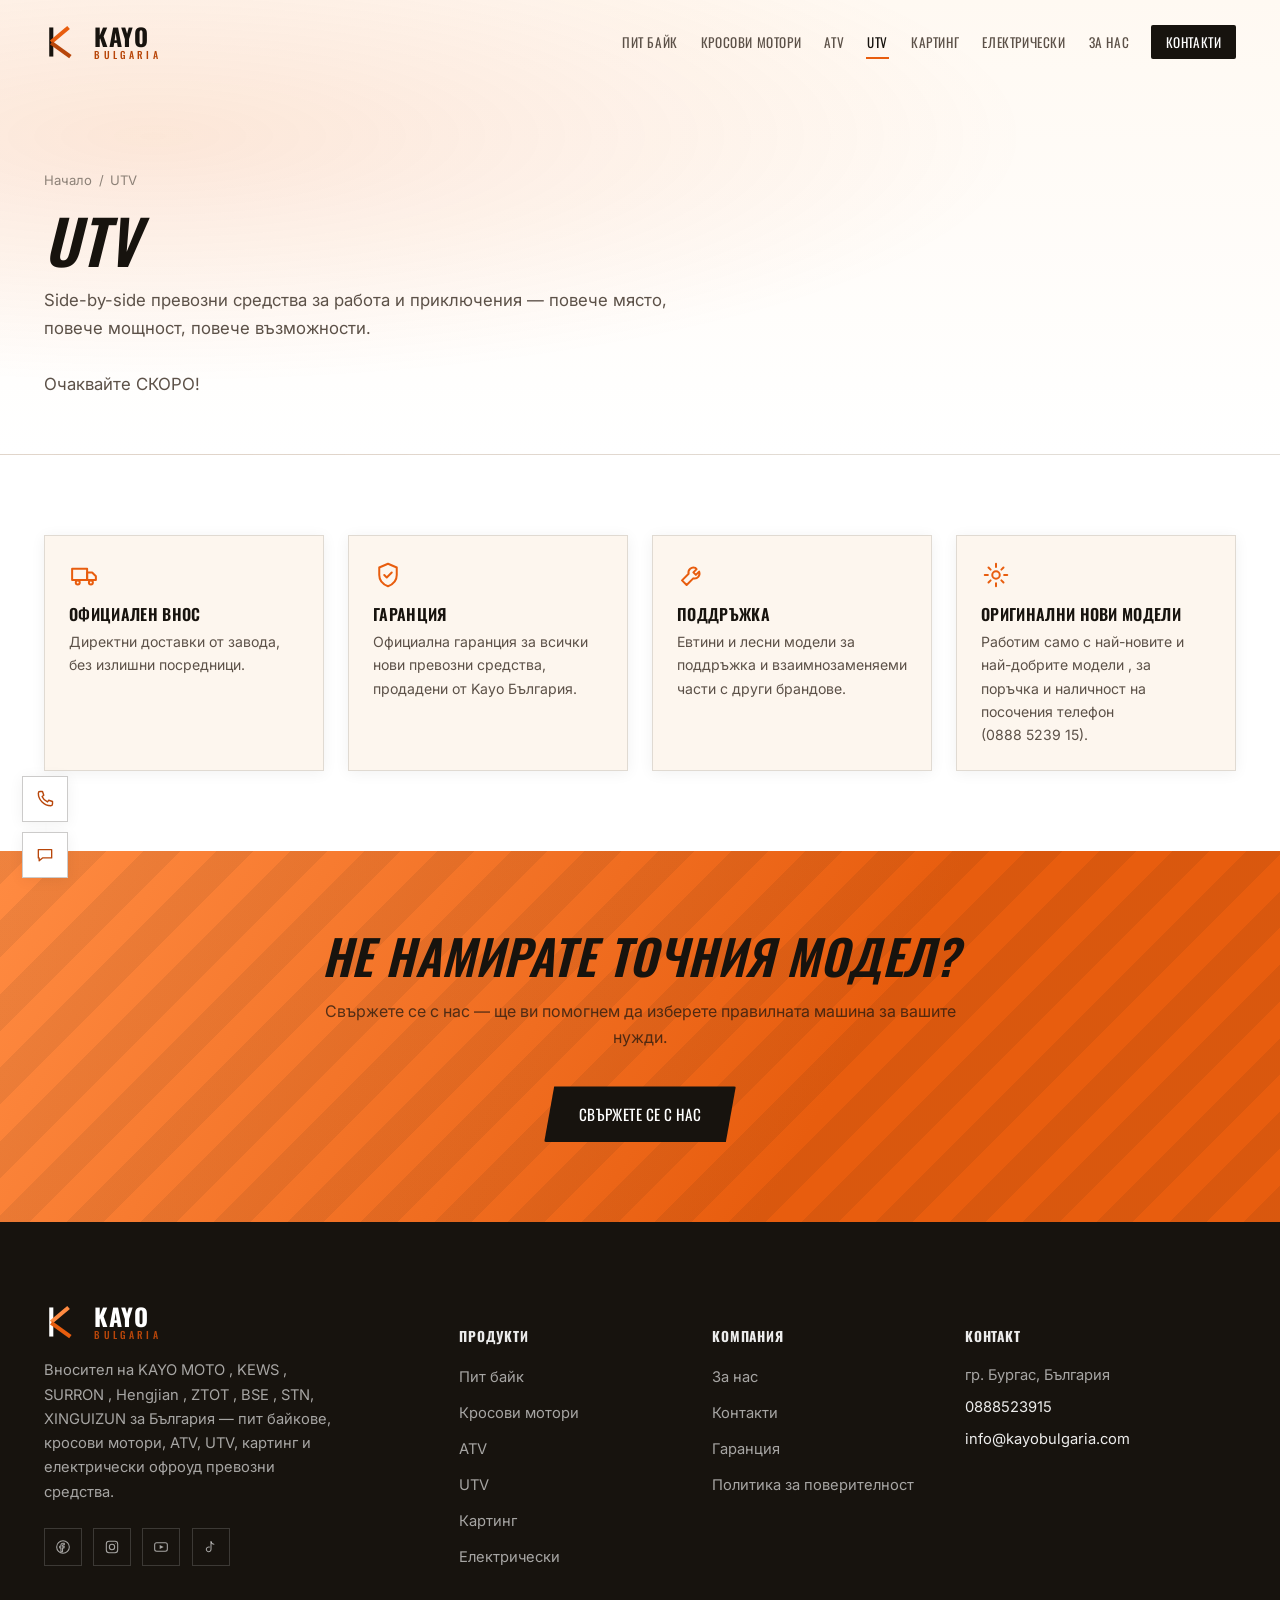
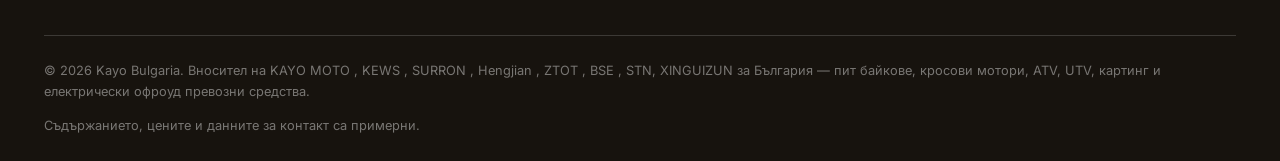
<file: utv.html>
<!DOCTYPE html>
<html lang="bg">
<head>
<meta charset="UTF-8">
<meta name="viewport" content="width=device-width, initial-scale=1.0">
<title>UTV — KAYO</title>
<meta name="description" content="Side-by-side UTV модели KAYO — внос за България с гаранция и сервиз.">
<link rel="icon" href="data:image/svg+xml,%3Csvg xmlns='http://www.w3.org/2000/svg' viewBox='0 0 100 100'%3E%3Crect width='100' height='100' fill='%2317140f'/%3E%3Ctext x='50' y='70' font-size='58' font-family='Arial' font-weight='700' fill='%23e85d2a' text-anchor='middle'%3EK%3C/text%3E%3C/svg%3E">
<link rel="preconnect" href="https://fonts.googleapis.com">
<link rel="stylesheet" href="css/style.css">
</head>
<body data-page="utv">
  <header class="site-header" id="siteHeader">
    <div class="header-inner">
      <a href="index.html" class="logo" aria-label="Kayo Bulgaria — начало">
        <svg class="logo-mark" viewBox="0 0 44 44" xmlns="http://www.w3.org/2000/svg">
        <path class="bar-1" d="M8 6 L8 38"/>
        <path class="bar-2" d="M8 22 L27 6"/>
        <path class="bar-3" d="M8 23 L29 38"/>
      </svg>
        <span class="logo-text">KAYO<span class="logo-sub">BULGARIA</span></span>
      </a>
      <nav class="main-nav" id="mainNav">
        <ul>
        <li><a href="pit-bike.html" data-page="pit-bike">Пит байк</a></li>
        <li><a href="cross.html" data-page="cross">Кросови мотори</a></li>
        <li><a href="atv.html" data-page="atv">ATV</a></li>
        <li><a href="utv.html" data-page="utv">UTV</a></li>
        <li><a href="karting.html" data-page="karting">Картинг</a></li>
        <li><a href="electric.html" data-page="electric">Електрически</a></li>
        <li><a href="about.html" data-page="about">За нас</a></li>
        <li><a href="contact.html" data-page="contact" class="nav-cta">Контакти</a></li>
        </ul>
      </nav>
      <button class="nav-toggle" id="navToggle" aria-label="Отвори меню" aria-expanded="false">
        <span></span><span></span><span></span>
      </button>
    </div>
  </header>
  <div class="nav-scrim" id="navScrim"></div>
  <main>
    <section class="page-hero">
    <div class="container">
      <div class="breadcrumb"><a href="index.html">Начало</a><span>/</span><span>UTV</span></div>
      <h1>UTV</h1>
      <p class="lede">Side-by-side превозни средства за работа и приключения — повече място, повече мощност, повече възможности.<br><br>Очаквайте СКОРО!</p>
    </div>
  </section>

 
      </div>
      </div>
    </div>
  </section>

    <section class="section-tight">
    <div class="container">
      <div class="feature-grid"><div class="feature-item"><svg viewBox="0 0 24 24" fill="none" stroke="currentColor" stroke-width="1.6" stroke-linecap="round" stroke-linejoin="round"><rect x="2.5" y="7" width="12" height="9"/><path d="M14.5 10h4l3 3v3h-7z"/><circle cx="7" cy="18" r="1.6"/><circle cx="17.5" cy="18" r="1.6"/></svg><h4>Официален внос</h4><p>Директни доставки от завода, без излишни посредници.</p></div><div class="feature-item"><svg viewBox="0 0 24 24" fill="none" stroke="currentColor" stroke-width="1.6" stroke-linecap="round" stroke-linejoin="round"><path d="M12 3l7 3v6c0 4.5-3 7.5-7 9-4-1.5-7-4.5-7-9V6l7-3z"/><polyline points="9 12 11 14 15 10"/></svg><h4>Гаранция</h4><p>Официална гаранция за всички нови превозни средства, продадени от Kayo България.</p></div><div class="feature-item"><svg viewBox="0 0 24 24" fill="none" stroke="currentColor" stroke-width="1.6" stroke-linecap="round" stroke-linejoin="round"><path d="M14.7 6.3a4 4 0 0 0-5.4 4.7L4 16.3 7.7 20l5.3-5.3a4 4 0 0 0 4.7-5.4l-2.6 2.6-2-2 2.6-2.6z"/></svg><h4>Поддръжка</h4><p>Евтини и лесни модели за поддръжка и взаимнозаменяеми части с други брандове.</p></div><div class="feature-item"><svg viewBox="0 0 24 24" fill="none" stroke="currentColor" stroke-width="1.6" stroke-linecap="round" stroke-linejoin="round"><circle cx="12" cy="12" r="3"/><path d="M12 3v2.5M12 18.5V21M21 12h-2.5M5.5 12H3M18 6l-1.7 1.7M7.7 16.3 6 18M18 18l-1.7-1.7M7.7 7.7 6 6"/></svg><h4>Оригинални нови модели</h4><p>Работим само с най-новите и най-добрите модели , за поръчка и наличност на посочения телефон <br>(0888 5239 15).</p></div></div></div>
  </section>

    <section class="cta-banner">
    <div class="cta-banner-inner">
      <h2>Не намирате точния модел?</h2>
      <p>Свържете се с нас — ще ви помогнем да изберете правилната машина за вашите нужди.</p>
      <a href="contact.html" class="btn btn-primary">Свържете се с нас</a>
    </div>
  </section>
  </main>
  <footer class="site-footer">
    <div class="container">
      <div class="footer-grid">
        <div class="footer-brand">
          <a href="index.html" class="logo" aria-label="Kayo Bulgaria — начало">
            <svg class="logo-mark" viewBox="0 0 44 44" xmlns="http://www.w3.org/2000/svg">
        <path class="bar-1" d="M8 6 L8 38"/>
        <path class="bar-2" d="M8 22 L27 6"/>
        <path class="bar-3" d="M8 23 L29 38"/>
      </svg>
            <span class="logo-text">KAYO<span class="logo-sub">BULGARIA</span></span>
          </a>
          <p>Вносител на KAYO MOTO , KEWS , SURRON , Hengjian , ZTOT , BSE , STN, XINGUIZUN за България — пит байкове, кросови мотори, ATV, UTV, картинг и електрически офроуд превозни средства.</p>
          <div class="footer-social">
            <a href="#" aria-label="Facebook"><svg viewBox="0 0 24 24" fill="none" stroke="currentColor" stroke-width="1.6" stroke-linecap="round" stroke-linejoin="round"><circle cx="12" cy="12" r="9.5"/><path d="M14 8.5h-1.5c-.8 0-1.2.4-1.2 1.2V11h2.5l-.3 2.3H11.3V19h-2.4v-5.7H7V11h1.9V9.4c0-1.9 1.1-3 3-3H14z"/></svg></a>
            <a href="#" aria-label="Instagram"><svg viewBox="0 0 24 24" fill="none" stroke="currentColor" stroke-width="1.6" stroke-linecap="round" stroke-linejoin="round"><rect x="3.5" y="3.5" width="17" height="17" rx="4"/><circle cx="12" cy="12" r="4"/><circle cx="17" cy="7" r="0.6" fill="currentColor" stroke="none"/></svg></a>
            <a href="#" aria-label="YouTube"><svg viewBox="0 0 24 24" fill="none" stroke="currentColor" stroke-width="1.6" stroke-linecap="round" stroke-linejoin="round"><rect x="2.5" y="5.5" width="19" height="13" rx="3"/><polygon points="10 9 16 12 10 15" fill="currentColor" stroke="none"/></svg></a>
            <a href="#" aria-label="TikTok"><svg viewBox="0 0 24 24" fill="none" stroke="currentColor" stroke-width="1.6" stroke-linecap="round" stroke-linejoin="round"><path d="M12 4v11.5a3.5 3.5 0 1 1-2.5-3.35"/><path d="M12 4c.4 2.2 2.1 3.8 4.3 4"/></svg></a>
          </div>
        </div>
        <div class="footer-col">
          <h5>Продукти</h5>
          <ul>
            <li><a href="pit-bike.html">Пит байк</a></li>
            <li><a href="cross.html">Кросови мотори</a></li>
            <li><a href="atv.html">ATV</a></li>
            <li><a href="utv.html">UTV</a></li>
            <li><a href="karting.html">Картинг</a></li>
            <li><a href="electric.html">Електрически</a></li>
          </ul>
        </div>
        <div class="footer-col">
          <h5>Компания</h5>
          <ul>
            <li><a href="about.html">За нас</a></li>
            <li><a href="contact.html">Контакти</a></li>
            <li><a href="#">Гаранция</a></li>
            <li><a href="#">Политика за поверителност</a></li>
          </ul>
        </div>
        <div class="footer-col">
          <h5>Контакт</h5>
          <!-- TODO: замени с реални данни -->
          <p>гр. Бургас, България</p>
          <p><a href="tel:+359888523915">0888523915</a></p>
          <p><a href="mailto:info@kayobulgaria.com">info@kayobulgaria.com</a></p>
        </div>
      </div>
      <div class="footer-bottom">
        <span>&copy; <span id="year"></span> Kayo Bulgaria. Вносител на KAYO MOTO , KEWS , SURRON , Hengjian , ZTOT , BSE , STN, XINGUIZUN за България — пит байкове, кросови мотори, ATV, UTV, картинг и електрически офроуд превозни средства.</span>
        <span>Съдържанието, цените и данните за контакт са примерни.</span>
      </div>
    </div>
  </footer>
  <button class="to-top" id="toTop" aria-label="Обратно нагоре"><svg viewBox="0 0 24 24" fill="none" stroke="currentColor" stroke-width="2" stroke-linecap="round" stroke-linejoin="round"><polyline points="6 15 12 9 18 15"/></svg></button>
  <div class="quick-contact">
    <a href="tel:+359888523915" aria-label="Обадете се"><svg viewBox="0 0 24 24" fill="none" stroke="currentColor" stroke-width="1.7" stroke-linecap="round" stroke-linejoin="round"><path d="M6 3h3l1.5 4.5-2 1.5a12 12 0 0 0 6.5 6.5l1.5-2L21 15v3a2 2 0 0 1-2 2c-8 0-15-7-15-15a2 2 0 0 1 2-2z"/></svg></a>
    <a href="contact.html" aria-label="Изпрати съобщение"><svg viewBox="0 0 24 24" fill="none" stroke="currentColor" stroke-width="1.6" stroke-linecap="round" stroke-linejoin="round"><path d="M4 5.5h16v10H9l-4 3.5v-3.5H4z"/></svg></a>
  </div>
  <script src="js/main.js"></script>
</body>
</html>
</file>
<file: css/style.css>
/* ==========================================================================
   KAYO BULGARIA — Design system & site styles
   Motocross-track visual language, light theme: white + orange with black
   text and one bold orange "moment" per section rhythm. Built vanilla.
   ========================================================================== */

@import url('https://fonts.googleapis.com/css2?family=Oswald:wght@400;500;600;700&family=Inter:wght@400;500;600;700;800&display=swap');

:root{
  /* Color */
  --white:        #ffffff;
  --cream:        #fdf6ee;   /* alternating section / card surface */
  --cream-2:      #f6e8d8;   /* deeper surface tint (gradients, focus bg) */
  --clay:         #e85d0e;   /* base vivid orange — bg-with-black-text, icons */
  --clay-light:   #ff8b42;   /* brighter orange — hover-brighten on black text/icon */
  --clay-dark:    #b8460a;   /* darker orange — readable text/links on white */
  --ink:          #17130e;   /* primary text — near-black */
  --ink-dim:      #5c5148;   /* secondary/muted text on white */
  --steel:        #8c8177;   /* faint muted text / placeholder icon */
  --line:         rgba(23,19,14,0.12);
  --line-strong:  rgba(23,19,14,0.22);
  --line-footer:  rgba(255,255,255,0.16);
  --footer-text:      rgba(255,255,255,0.92);
  --footer-text-dim:  rgba(255,255,255,0.62);
  --footer-text-faint: rgba(255,255,255,0.42);
  --good:         #2f7a3d;
  --shadow-sm:    0 2px 14px rgba(23,19,14,0.06);
  --shadow-md:    0 18px 34px -14px rgba(23,19,14,0.18);

  /* Legacy aliases kept so every component below reads consistently */
  --bone:         var(--ink);
  --bone-dim:     var(--ink-dim);

  /* Type */
  --font-display: 'Oswald', 'Arial Narrow', sans-serif;
  --font-body: 'Inter', -apple-system, sans-serif;

  /* Spacing */
  --sp-1: .5rem;
  --sp-2: 1rem;
  --sp-3: 1.5rem;
  --sp-4: 2.25rem;
  --sp-5: 3.5rem;
  --sp-6: 5rem;
  --sp-7: 7rem;

  --container: 1240px;
  --radius-s: 6px;
  --radius-m: 14px;
  --ease: cubic-bezier(.22,.9,.3,1);
}

/* ---------- Reset ---------- */
*,*::before,*::after{ box-sizing:border-box; }
html{ scroll-behavior:smooth; }
body{
  margin:0;
  background:var(--white);
  color:var(--ink);
  font-family:var(--font-body);
  font-size:16px;
  line-height:1.65;
  -webkit-font-smoothing:antialiased;
  overflow-x:hidden;
}
img{ max-width:100%; display:block; }
a{ color:inherit; text-decoration:none; }
ul{ margin:0; padding:0; list-style:none; }
button{ font-family:inherit; cursor:pointer; }
h1,h2,h3,h4{ margin:0; font-family:var(--font-display); font-weight:600; line-height:1.05; letter-spacing:.01em; color:var(--ink); }
p{ margin:0; }
svg{ display:block; }

:focus-visible{
  outline:2px solid var(--clay);
  outline-offset:3px;
}

@media (prefers-reduced-motion: reduce){
  *,*::before,*::after{
    animation-duration:.001ms !important;
    animation-iteration-count:1 !important;
    transition-duration:.001ms !important;
    scroll-behavior:auto !important;
  }
}

.container{
  width:100%;
  max-width:var(--container);
  margin:0 auto;
  padding:0 var(--sp-3);
}

.eyebrow-tag{
  display:inline-flex;
  align-items:center;
  gap:.5em;
  font-family:var(--font-display);
  font-size:.8rem;
  letter-spacing:.08em;
  color:var(--clay-dark);
}
.eyebrow-tag::before{
  content:'';
  width:22px; height:2px;
  background:var(--clay);
  display:inline-block;
}

.section-head{
  max-width:640px;
  margin-bottom:var(--sp-5);
}
.section-head h2{
  font-size:clamp(2rem,3.6vw,3rem);
  color:var(--ink);
  text-transform:uppercase;
  font-style:italic;
}
.section-head p{
  margin-top:var(--sp-2);
  color:var(--ink-dim);
  font-size:1.05rem;
  max-width:52ch;
}
.section-head.center{ margin-left:auto; margin-right:auto; text-align:center; }

/* ---------- Buttons ---------- */
.btn{
  display:inline-flex;
  align-items:center;
  gap:.6em;
  padding:.95em 1.9em;
  font-family:var(--font-display);
  font-size:.95rem;
  letter-spacing:.03em;
  text-transform:uppercase;
  border-radius:2px;
  border:1px solid transparent;
  transition:transform .35s var(--ease), background .25s ease, border-color .25s ease, color .25s ease;
  white-space:nowrap;
}
.btn-primary{
  background:var(--clay);
  color:var(--ink);
  clip-path:polygon(10px 0,100% 0,calc(100% - 10px) 100%,0 100%);
  padding-left:2.2em;
  padding-right:2.2em;
}
.btn-primary:hover{ background:var(--clay-light); transform:translateY(-2px); }
.btn-ghost{
  border-color:var(--line-strong);
  color:var(--ink);
  background:transparent;
}
.btn-ghost:hover{ border-color:var(--clay-dark); color:var(--clay-dark); transform:translateY(-2px); }
.btn-block{ width:100%; justify-content:center; }
.btn[disabled]{ opacity:.6; cursor:not-allowed; transform:none !important; }

/* ==========================================================================
   HEADER / NAV
   ========================================================================== */
.site-header{
  position:fixed;
  top:0; left:0; right:0;
  z-index:1000;
  padding:22px 0;
  transition:padding .35s var(--ease), background .35s ease, box-shadow .35s ease;
}
.site-header::before{
  content:'';
  position:absolute; inset:0;
  background:rgba(255,255,255,0);
  backdrop-filter:blur(0px);
  transition:background .35s ease, backdrop-filter .35s ease;
  z-index:-1;
  border-bottom:1px solid transparent;
}
.site-header.is-scrolled{ padding:12px 0; }
.site-header.is-scrolled::before{
  background:rgba(255,255,255,.92);
  backdrop-filter:blur(10px);
  border-bottom:1px solid var(--line);
  box-shadow:var(--shadow-sm);
}
.header-inner{
  max-width:var(--container);
  margin:0 auto;
  padding:0 var(--sp-3);
  display:flex;
  align-items:center;
  justify-content:space-between;
  gap:var(--sp-3);
}

/* Logo */
.logo{
  display:flex;
  align-items:center;
  gap:.65rem;
  flex-shrink:0;
}
.logo-mark{ width:40px; height:40px; overflow:visible; }
.logo-mark path{
  fill:none;
  stroke-width:4.5;
  stroke-dasharray:120;
  stroke-dashoffset:120;
  animation:draw-logo 1.1s var(--ease) .2s forwards;
}
.logo-mark .bar-1{ stroke:var(--ink); }
.logo-mark .bar-2{ stroke:var(--clay); animation-delay:.38s; }
.logo-mark .bar-3{ stroke:var(--clay-dark); animation-delay:.56s; }
@keyframes draw-logo{ to{ stroke-dashoffset:0; } }
.logo:hover .logo-mark{ animation:logo-flick .5s var(--ease); }
@keyframes logo-flick{
  0%{ transform:skewX(0deg); }
  35%{ transform:skewX(-10deg) translateX(-2px); }
  100%{ transform:skewX(0deg); }
}
.logo-text{
  font-family:var(--font-display);
  font-size:1.5rem;
  font-weight:700;
  letter-spacing:.02em;
  color:var(--ink);
  line-height:.95;
  display:flex;
  flex-direction:column;
}
.logo-text .logo-sub{
  font-size:.62rem;
  font-weight:500;
  letter-spacing:.32em;
  color:var(--clay-dark);
  margin-top:.2em;
}

.main-nav ul{
  display:flex;
  align-items:center;
  gap:clamp(14px,1.6vw,26px);
}
.main-nav a{
  position:relative;
  font-family:var(--font-display);
  font-size:.83rem;
  letter-spacing:.045em;
  text-transform:uppercase;
  color:var(--ink-dim);
  padding:.4em .1em;
  transition:color .25s ease;
  white-space:nowrap;
}
.main-nav a::after{
  content:'';
  position:absolute; left:0; bottom:-2px;
  width:0; height:2px;
  background:var(--clay);
  transition:width .3s var(--ease);
}
.main-nav a:hover,
.main-nav a.is-active{ color:var(--ink); }
.main-nav a:hover::after,
.main-nav a.is-active::after{ width:100%; }
.main-nav a.nav-cta{
  color:var(--white);
  background:var(--ink);
  padding:.55em 1.1em;
  border-radius:2px;
}
.main-nav a.nav-cta::after{ display:none; }
.main-nav a.nav-cta:hover{ background:var(--clay); color:var(--ink); }

.nav-toggle{
  display:none;
  flex-direction:column;
  justify-content:center;
  gap:5px;
  width:40px; height:36px;
  background:none;
  border:none;
  padding:0;
}
.nav-toggle span{
  width:100%; height:2px;
  background:var(--ink);
  transition:transform .3s var(--ease), opacity .3s ease;
}
.nav-toggle[aria-expanded="true"] span:nth-child(1){ transform:translateY(7px) rotate(45deg); }
.nav-toggle[aria-expanded="true"] span:nth-child(2){ opacity:0; }
.nav-toggle[aria-expanded="true"] span:nth-child(3){ transform:translateY(-7px) rotate(-45deg); }

@media (max-width: 1180px){
  .nav-toggle{ display:flex; }
  .main-nav{
    position:fixed;
    top:0; right:0;
    height:100vh;
    width:min(340px,86vw);
    background:var(--white);
    border-left:1px solid var(--line);
    padding:110px var(--sp-4) var(--sp-4);
    transform:translateX(100%);
    transition:transform .45s var(--ease);
    overflow-y:auto;
    box-shadow:var(--shadow-md);
  }
  .main-nav.is-open{ transform:translateX(0); }
  .main-nav ul{ flex-direction:column; align-items:flex-start; gap:var(--sp-1); width:100%; }
  .main-nav a{ display:block; width:100%; padding:.85em 0; font-size:1rem; border-bottom:1px solid var(--line); }
  .main-nav a.nav-cta{ margin-top:var(--sp-2); text-align:center; border-bottom:none; }
  .nav-scrim{
    position:fixed; inset:0; background:rgba(15,12,9,.55);
    opacity:0; pointer-events:none; transition:opacity .4s ease; z-index:900;
  }
  .nav-scrim.is-open{ opacity:1; pointer-events:auto; }
}

/* ==========================================================================
   HERO
   ========================================================================== */
.hero{
  position:relative;
  min-height:92vh;
  display:flex;
  align-items:center;
  padding:160px 0 var(--sp-6);
  overflow:hidden;
  background:
    radial-gradient(ellipse at 82% 20%, rgba(232,93,14,.16), transparent 55%),
    linear-gradient(180deg,#ffffff 0%, #fdf6ee 75%);
}
.hero::after{
  content:'';
  position:absolute; left:0; right:0; bottom:0;
  height:120px;
  background:var(--white);
  clip-path:polygon(0 100%,100% 100%,100% 40%,0 100%);
}
.hero-grain{
  position:absolute; inset:0;
  background-image:
    repeating-linear-gradient(115deg, rgba(23,19,14,.035) 0 2px, transparent 2px 5px);
  mix-blend-mode:multiply;
  pointer-events:none;
}
.hero-inner{
  position:relative; z-index:2;
  max-width:var(--container);
  margin:0 auto;
  padding:0 var(--sp-3);
  display:grid;
  grid-template-columns:1.1fr .9fr;
  gap:var(--sp-5);
  align-items:center;
}
.hero-copy .eyebrow-tag{ opacity:0; animation:rise .7s var(--ease) .15s forwards; }
.hero h1{
  margin-top:var(--sp-2);
  font-size:clamp(2.7rem,5.6vw,4.6rem);
  text-transform:uppercase;
  font-style:italic;
  color:var(--ink);
  overflow:hidden;
}
.hero h1 span{
  display:block;
  transform:translateY(115%);
  animation:rise-strong .8s var(--ease) forwards;
}
.hero h1 span:nth-child(1){ animation-delay:.22s; }
.hero h1 span:nth-child(2){ animation-delay:.36s; color:var(--clay); }
.hero p.lede{
  opacity:0; animation:rise .7s var(--ease) .68s forwards;
  margin-top:var(--sp-3);
  font-size:1.15rem;
  color:var(--ink-dim);
  max-width:44ch;
}
.hero-actions{
  opacity:0; animation:rise .7s var(--ease) .82s forwards;
  margin-top:var(--sp-4);
  display:flex;
  gap:var(--sp-2);
  flex-wrap:wrap;
}
@keyframes rise{ from{opacity:0; transform:translateY(16px);} to{opacity:1; transform:translateY(0);} }
@keyframes rise-strong{ to{ transform:translateY(0); } }

.hero-art{
  position:relative;
  opacity:0; animation:rise .9s var(--ease) .3s forwards;
  aspect-ratio:1/1;
  border:1px solid var(--line-strong);
  background:linear-gradient(150deg,var(--cream),var(--cream-2));
  display:flex; align-items:center; justify-content:center;
  overflow:hidden;
  box-shadow:var(--shadow-md);
}
.hero-art .ph-media img{
  width:100%;
  height:100%;
  object-fit:contain;
}
@media (max-width: 560px){
  .hero-inner{
    grid-template-columns:1fr;
    gap:var(--sp-3);
  }
  .hero-art{
    width:min(360px, 84vw);
    max-width:100%;
    margin:0 auto;
  }
  .hero-art .ph-media img{
    width:96%;
    height:96%;
  }
}
.hero-badge{
  position:absolute; top:20px; left:-38px;
  transform:rotate(-45deg);
  background:var(--clay);
  color:var(--ink);
  font-family:var(--font-display);
  font-size:.72rem;
  letter-spacing:.1em;
  text-transform:uppercase;
  padding:.35em 3.2em;
  z-index:3;
}

.marquee-strip{
  position:relative;
  background:var(--clay);
  color:var(--ink);
  padding:14px 0;
  overflow:hidden;
  transform:translateY(-1px);
}
.marquee-track{
  display:flex;
  width:max-content;
  gap:3rem;
  animation:marquee 28s linear infinite;
}
@keyframes marquee{ from{ transform:translateX(0); } to{ transform:translateX(-50%); } }
.marquee-track span{
  font-family:var(--font-display);
  font-size:.85rem;
  letter-spacing:.08em;
  text-transform:uppercase;
  display:flex;
  align-items:center;
  gap:3rem;
  white-space:nowrap;
}
.marquee-track span::after{ content:'●'; font-size:.5rem; margin-left:3rem; opacity:.55; }

/* ==========================================================================
   SECTIONS — general
   ========================================================================== */
.section{ padding:var(--sp-7) 0; }
.section-tight{ padding:var(--sp-6) 0; }
.bg-surface{ background:var(--cream); }

/* Category grid (home) */
.cat-grid{
  display:grid;
  grid-template-columns:repeat(3, minmax(0, 1fr));
  grid-template-rows:repeat(2, minmax(180px, auto));
  gap:14px;
  align-items:stretch;
}
.cat-card{
  position:relative;
  border:1px solid var(--line);
  background-image:none;
  background-size:cover;
  background-position:center center;
  background-repeat:no-repeat;
  padding:var(--sp-3);
  min-height:180px;
  height:180px;
  width:100%;
  aspect-ratio:1.6 / 1;
  display:flex;
  flex-direction:column;
  justify-content:flex-end;
  overflow:hidden;
  box-shadow:var(--shadow-sm);
  transition:border-color .3s ease, transform .4s var(--ease), box-shadow .3s ease, background-image .3s ease;
}
.cat-card::before{
  content:'';
  position:absolute;
  left:var(--sp-3);
  right:var(--sp-3);
  bottom:var(--sp-3);
  height:54px;
  background:rgba(0,0,0,.78);
  border-radius:2px;
  opacity:1;
  pointer-events:none;
  z-index:2;
}
.cat-card::after{
  content:'';
  position:absolute;
  inset:0;
  background:transparent;
  opacity:0;
  pointer-events:none;
}
.cat-card:hover{ border-color:var(--clay); transform:translateY(-4px); box-shadow:var(--shadow-md); }
.cat-card h3{
  position:relative; z-index:3;
  font-size:1.3rem;
  text-transform:uppercase;
  font-style:italic;
  color:var(--white);
}
.cat-card .cat-go{
  position:relative; z-index:3;
  margin-top:.5em;
  font-size:.78rem;
  color:var(--white);
  letter-spacing:.04em;
  display:flex; align-items:center; gap:.4em;
}
.cat-card .cat-go svg{ width:14px; height:14px; transition:transform .3s var(--ease); }
.cat-card:hover .cat-go svg{ transform:translateX(4px); }

@media (max-width:900px){
  .cat-grid{ grid-template-columns:repeat(2, minmax(0, 1fr)); grid-template-rows:repeat(3, minmax(180px, auto)); }
  .cat-card{ grid-column:span 1 !important; grid-row:span 1 !important; min-height:180px; height:180px; }
}
@media (max-width:560px){
  .cat-grid{ grid-template-columns:1fr; grid-template-rows:none; }
  .cat-card{ min-height:180px; height:180px; }
}

/* Stats */
.stats-row{
  display:grid;
  grid-template-columns:repeat(4,1fr);
  border-top:1px solid var(--line);
  border-bottom:1px solid var(--line);
}
.stat{
  padding:var(--sp-4) var(--sp-2);
  text-align:center;
  border-left:1px solid var(--line);
}
.stat:first-child{ border-left:none; }
.stat .num{
  font-family:var(--font-display);
  font-size:clamp(2.2rem,4vw,3.4rem);
  color:var(--clay);
  font-style:italic;
}
.stat .label{
  margin-top:.4em;
  font-size:.82rem;
  color:var(--ink-dim);
  letter-spacing:.03em;
}
@media (max-width:760px){
  .stats-row{ grid-template-columns:repeat(2,1fr); }
  .stat:nth-child(3){ border-left:none; }
  .stat{ border-top:1px solid var(--line); }
  .stat:nth-child(1),.stat:nth-child(2){ border-top:none; }
}

/* Story split */
.split{
  display:grid;
  grid-template-columns:.85fr 1.15fr;
  gap:var(--sp-5);
  align-items:center;
}
.split.reverse{ grid-template-columns:1.15fr .85fr; }
.split.reverse .split-media{ order:2; }
.split-media{
  aspect-ratio:4/3.1;
  background:linear-gradient(150deg,var(--cream),var(--cream-2));
  border:1px solid var(--line);
  clip-path:polygon(0 0,92% 0,100% 12%,100% 100%,8% 100%,0 88%);
  display:flex; align-items:center; justify-content:center;
  position:relative;
  box-shadow:var(--shadow-sm);
}
.split-copy h2{
  font-size:clamp(1.9rem,3.4vw,2.7rem);
  text-transform:uppercase;
  font-style:italic;
}
.split-copy p{ margin-top:var(--sp-3); color:var(--ink-dim); max-width:52ch; }
.split-copy .btn{ margin-top:var(--sp-4); }
@media (max-width:860px){
  .split, .split.reverse{ grid-template-columns:1fr; }
  .split.reverse .split-media{ order:0; }
}

/* Placeholder media (photo stand-ins) */
.ph-media{
  width:100%; height:100%;
  display:flex; flex-direction:column; align-items:center; justify-content:center;
  gap:.6em;
  color:var(--steel);
  background:
    repeating-linear-gradient(45deg, rgba(23,19,14,.045) 0 12px, transparent 12px 24px);
}
.ph-media svg{ width:44px; height:44px; opacity:.55; }
.ph-media span{ font-size:.78rem; letter-spacing:.04em; text-align:center; padding:0 1em; }

/* Featured models grid */
.rail{
  display:grid;
  grid-template-columns:repeat(3,minmax(0,1fr));
  gap:var(--sp-3);
}
.model-card{
  background:var(--cream);
  border:1px solid var(--line);
  box-shadow:var(--shadow-sm);
}
.model-card .ph-media{
  height:auto;
  aspect-ratio:4/3;
  background:var(--cream);
  border-bottom:1px solid var(--line);
  overflow:hidden;
}
.model-card .ph-media img{
  width:100%;
  height:100%;
  display:block;
  object-fit:cover;
  object-position:center;
}
.model-card .model-body{
  padding:var(--sp-3);
  background:var(--white);
  border-top:3px solid var(--clay);
}
.model-card .model-cat{ font-size:.72rem; letter-spacing:.08em; text-transform:uppercase; color:var(--clay-dark); }
.model-card h4{ margin-top:.4em; font-size:1.2rem; font-style:italic; text-transform:uppercase; }
.model-card .model-specs{ margin-top:.6em; display:flex; flex-wrap:wrap; gap:.4em; }
.chip{
  font-size:.72rem;
  color:var(--ink-dim);
  border:1px solid var(--line-strong);
  padding:.3em .7em;
  border-radius:2px;
}
.model-card .model-foot{
  margin-top:var(--sp-2);
  display:flex; align-items:center; justify-content:space-between;
  border-top:1px solid var(--line);
  padding-top:var(--sp-2);
}
.model-price{ font-family:var(--font-display); color:var(--clay-dark); font-size:1.05rem; }
.model-link{ font-size:.8rem; color:var(--ink); display:flex; align-items:center; gap:.3em; }
.model-link svg{ width:13px; height:13px; }
@media (max-width:900px){
  .rail{ grid-template-columns:repeat(2,minmax(0,1fr)); }
}
@media (max-width:560px){
  .rail{ grid-template-columns:1fr; }
}

/* Testimonials */
.testi-wrap{ position:relative; max-width:760px; margin:0 auto; text-align:center; }
.testi-slide{ display:none; }
.testi-slide.is-active{ display:block; animation:fade-in .5s ease; }
@keyframes fade-in{ from{opacity:0;} to{opacity:1;} }
.testi-quote{
  font-family:var(--font-display);
  font-size:clamp(1.3rem,2.6vw,1.9rem);
  font-style:italic;
  color:var(--ink);
  line-height:1.4;
}
.testi-quote::before{ content:'\201E'; color:var(--clay); }
.testi-quote::after{ content:'\201C'; color:var(--clay); }
.testi-meta{ margin-top:var(--sp-3); color:var(--ink-dim); font-size:.9rem; }
.testi-meta b{ color:var(--clay-dark); font-weight:600; }
.testi-nav{ display:flex; justify-content:center; gap:var(--sp-2); margin-top:var(--sp-4); }
.testi-dot{
  width:30px; height:3px; background:var(--line-strong); border:none; padding:0;
  transition:background .3s ease;
}
.testi-dot.is-active{ background:var(--clay); }

/* CTA banner */
.cta-banner{
  position:relative;
  padding:var(--sp-6) 0;
  background:linear-gradient(120deg,var(--clay-light),var(--clay) 65%);
  overflow:hidden;
  text-align:center;
}
.cta-banner::before{
  content:'';
  position:absolute; inset:0;
  background:repeating-linear-gradient(-45deg,rgba(23,19,14,.07) 0 26px, transparent 26px 52px);
}
.cta-banner-inner{ position:relative; z-index:2; max-width:640px; margin:0 auto; }
.cta-banner h2{
  font-size:clamp(2rem,4vw,3rem);
  text-transform:uppercase;
  font-style:italic;
  color:var(--ink);
}
.cta-banner p{ margin-top:var(--sp-2); color:rgba(23,19,14,.72); }
.cta-banner .btn{ margin-top:var(--sp-4); }
.cta-banner .btn-primary{ background:var(--ink); color:var(--white); }
.cta-banner .btn-primary:hover{ background:#2a241c; }

/* ==========================================================================
   PAGE HERO (inner pages)
   ========================================================================== */
.page-hero{
  position:relative;
  padding:170px 0 var(--sp-5);
  background:
    radial-gradient(ellipse at 12% 30%, rgba(232,93,14,.13), transparent 55%),
    linear-gradient(180deg,#fff9f2,#ffffff);
  border-bottom:1px solid var(--line);
}
.breadcrumb{
  display:flex; align-items:center; gap:.5em;
  font-size:.82rem; color:var(--steel); margin-bottom:var(--sp-2);
}
.breadcrumb a:hover{ color:var(--clay-dark); }
.page-hero h1{
  font-size:clamp(2.4rem,5vw,3.8rem);
  text-transform:uppercase;
  font-style:italic;
}
.page-hero .lede{ margin-top:var(--sp-2); max-width:60ch; color:var(--ink-dim); font-size:1.05rem; }

/* Filter chips */
.filter-bar{
  display:flex; flex-wrap:wrap; gap:.6em;
  padding:var(--sp-4) 0;
  border-bottom:1px solid var(--line);
  margin-bottom:var(--sp-5);
}
.filter-chip{
  font-family:var(--font-display);
  font-size:.82rem; letter-spacing:.03em; text-transform:uppercase;
  padding:.55em 1.2em;
  border:1px solid var(--line-strong);
  background:transparent;
  color:var(--ink-dim);
  border-radius:2px;
  transition:all .25s ease;
}
.filter-chip:hover{ color:var(--ink); border-color:var(--ink-dim); }
.filter-chip.is-active{ background:var(--clay); border-color:var(--clay); color:var(--ink); }

/* Product grid */
.product-grid{
  display:grid;
  grid-template-columns:repeat(3,1fr);
  gap:var(--sp-3);
}
.product-card{
  background:var(--cream);
  border:1px solid var(--line);
  display:flex; flex-direction:column;
  box-shadow:var(--shadow-sm);
  transition:opacity .35s ease, transform .4s var(--ease), border-color .3s ease, box-shadow .3s ease;
}
.product-card:hover{ border-color:var(--clay); transform:translateY(-4px); box-shadow:var(--shadow-md); }
.product-card.is-hidden{ display:none; }
.product-card .ph-media{ 
  aspect-ratio:4/3;
  position:relative;
  background:var(--white);
  border-bottom:1px solid var(--line);
  overflow:hidden;
  display:flex;
  align-items:center;
  justify-content:center;
}
.product-card .ph-media img{
  width:100%;
  height:100%;
  display:block;
  object-fit:cover;
  object-position:center center;
  background:var(--white);
}
.product-card .tag-new{
  position:absolute; top:12px; left:0;
  background:var(--clay); color:var(--ink);
  font-family:var(--font-display); font-size:.7rem; letter-spacing:.06em;
  padding:.3em .8em .3em .6em; text-transform:uppercase;
  clip-path:polygon(0 0,100% 0,88% 100%,0 100%);
}
.product-body{ padding:var(--sp-3); display:flex; flex-direction:column; gap:.6em; flex:1; }
.product-body .p-cat{ font-size:.72rem; letter-spacing:.08em; text-transform:uppercase; color:var(--clay-dark); }
.product-body h3{ font-size:1.35rem; font-style:italic; text-transform:uppercase; }
.product-body .p-desc{ color:var(--ink-dim); font-size:.92rem; flex:1; }
.product-body .model-specs{ display:flex; flex-wrap:wrap; gap:.4em; }
.product-foot{
  display:flex; align-items:center; justify-content:space-between;
  padding:var(--sp-2) var(--sp-3);
  border-top:1px solid var(--line);
}
@media (max-width:980px){ .product-grid{ grid-template-columns:repeat(2,1fr); } }
@media (max-width:620px){ .product-grid{ grid-template-columns:1fr; } }

/* Feature/spec icon strip */
.feature-grid{
  display:grid;
  grid-template-columns:repeat(4,1fr);
  gap:var(--sp-3);
}
.feature-item{
  padding:var(--sp-3);
  border:1px solid var(--line);
  background:var(--cream);
  box-shadow:var(--shadow-sm);
}
.feature-item svg{ width:30px; height:30px; color:var(--clay); margin-bottom:var(--sp-2); }
.feature-item h4{ font-size:1rem; text-transform:uppercase; letter-spacing:.02em; }
.feature-item p{ margin-top:.5em; font-size:.88rem; color:var(--ink-dim); }
@media (max-width:900px){ .feature-grid{ grid-template-columns:repeat(2,1fr); } }

/* Timeline (about) */
.timeline{ position:relative; padding-left:var(--sp-4); }
.timeline::before{ content:''; position:absolute; left:5px; top:6px; bottom:6px; width:2px; background:var(--line-strong); }
.timeline-item{ position:relative; padding-bottom:var(--sp-5); }
.timeline-item:last-child{ padding-bottom:0; }
.timeline-item::before{
  content:''; position:absolute; left:-29px; top:4px;
  width:12px; height:12px; background:var(--clay); border:3px solid var(--white);
  box-shadow:0 0 0 1px var(--line-strong);
  border-radius:50%;
}
.timeline-item .t-year{ font-family:var(--font-display); font-size:1.4rem; color:var(--clay-dark); font-style:italic; }
.timeline-item h4{ margin-top:.2em; font-size:1.15rem; text-transform:uppercase; }
.timeline-item p{ margin-top:.4em; color:var(--ink-dim); max-width:56ch; }

/* Values grid */
.values-grid{ display:grid; grid-template-columns:repeat(3,1fr); gap:var(--sp-3); }
.value-card{ padding:var(--sp-4); border:1px solid var(--line); background:var(--cream); box-shadow:var(--shadow-sm); }
.value-card .v-num{ font-family:var(--font-display); font-size:1.6rem; color:var(--clay); font-style:italic; }
.value-card h4{ margin-top:.5em; font-size:1.15rem; text-transform:uppercase; }
.value-card p{ margin-top:.5em; color:var(--ink-dim); font-size:.92rem; }
@media (max-width:860px){ .values-grid{ grid-template-columns:1fr; } }

/* Gallery */
.gallery-grid{
  display:grid;
  grid-template-columns:repeat(4,1fr);
  grid-auto-rows:150px;
  gap:10px;
}
.gallery-grid .ph-media{
  border:1px solid var(--line);
  background:var(--white);
  overflow:hidden;
  height:100%;
  display:flex;
  align-items:center;
  justify-content:center;
}
.gallery-grid .ph-media img{
  width:100%;
  height:100%;
  display:block;
  object-fit:cover;
  object-position:center center;
}
.gallery-grid > div:nth-child(1){ grid-column:span 2; grid-row:span 2; }
.gallery-grid > div:nth-child(4){ grid-row:span 2; }
@media (max-width:760px){
  .gallery-grid{ grid-template-columns:repeat(2,1fr); }
  .gallery-grid > div:nth-child(1){ grid-column:span 2; grid-row:span 1; }
  .gallery-grid > div:nth-child(4){ grid-row:span 1; }
}

/* Contact page */
.contact-grid{
  display:grid;
  grid-template-columns:repeat(4,1fr);
  gap:var(--sp-3);
  margin-bottom:var(--sp-6);
}
.info-card{ padding:var(--sp-3); border:1px solid var(--line); background:var(--cream); box-shadow:var(--shadow-sm); }
.info-card svg{ width:26px; height:26px; color:var(--clay); margin-bottom:var(--sp-2); }
.info-card h4{ font-size:.95rem; text-transform:uppercase; letter-spacing:.03em; }
.info-card p{ margin-top:.5em; color:var(--ink-dim); font-size:.92rem; }
.info-card a:hover{ color:var(--clay-dark); }
@media (max-width:900px){ .contact-grid{ grid-template-columns:repeat(2,1fr); } }

.contact-split{ display:grid; grid-template-columns:1fr 1fr; gap:var(--sp-5); align-items:start; }
@media (max-width:900px){ .contact-split{ grid-template-columns:1fr; } }

.form-field{ margin-bottom:var(--sp-3); }
.form-field label{ display:block; font-size:.82rem; letter-spacing:.03em; text-transform:uppercase; color:var(--ink-dim); margin-bottom:.5em; }
.form-field input,
.form-field select,
.form-field textarea{
  width:100%;
  background:var(--cream);
  border:1px solid var(--line-strong);
  color:var(--ink);
  padding:.85em 1em;
  font-family:var(--font-body);
  font-size:.98rem;
  border-radius:2px;
  transition:border-color .25s ease, background .25s ease;
}
.form-field input:focus,
.form-field select:focus,
.form-field textarea:focus{ border-color:var(--clay); outline:none; background:var(--white); }
.form-field textarea{ min-height:130px; resize:vertical; }
.form-row{ display:grid; grid-template-columns:1fr 1fr; gap:var(--sp-3); }
@media (max-width:560px){ .form-row{ grid-template-columns:1fr; } }
.field-error{ color:var(--clay-dark); font-size:.78rem; margin-top:.4em; display:none; }
.form-field.has-error input,
.form-field.has-error textarea{ border-color:var(--clay-dark); }
.form-field.has-error .field-error{ display:block; }

.form-success{
  display:none;
  padding:var(--sp-4);
  border:1px solid var(--good);
  background:rgba(47,122,61,.07);
  text-align:center;
}
.form-success.is-visible{ display:block; animation:fade-in .4s ease; }
.form-success svg{ width:36px; height:36px; color:var(--good); margin:0 auto var(--sp-2); }
.form-success h4{ text-transform:uppercase; letter-spacing:.02em; }
.form-success p{ margin-top:.5em; color:var(--ink-dim); font-size:.92rem; }
#contactForm.is-hidden{ display:none; }

.map-embed{
  aspect-ratio:4/5;
  border:1px solid var(--line);
  overflow:hidden;
  box-shadow:var(--shadow-sm);
  filter:grayscale(.25) contrast(1.05);
}
.map-embed iframe{ width:100%; height:100%; border:0; }

/* ==========================================================================
   FOOTER — deliberately dark, bookends the white/orange body sections
   ========================================================================== */
.site-footer{
  background:var(--ink);
  color:var(--footer-text-dim);
  padding:var(--sp-6) 0 var(--sp-3);
}
.site-footer .logo-text{ color:var(--white); }
.site-footer .logo-mark .bar-1{ stroke:var(--white); }
.site-footer .logo-mark .bar-2{ stroke:var(--clay-light); }
.site-footer .logo-mark .bar-3{ stroke:var(--clay); }
.footer-grid{
  display:grid;
  grid-template-columns:1.4fr .8fr .8fr 1fr;
  gap:var(--sp-4);
  padding-bottom:var(--sp-5);
  border-bottom:1px solid var(--line-footer);
}
.footer-brand p{ margin-top:var(--sp-2); color:var(--footer-text-dim); font-size:.92rem; max-width:32ch; }
.footer-social{ display:flex; gap:.7em; margin-top:var(--sp-3); }
.footer-social a{
  width:38px; height:38px; border:1px solid var(--line-footer);
  color:var(--footer-text-dim);
  display:flex; align-items:center; justify-content:center;
  transition:border-color .25s ease, color .25s ease;
}
.footer-social a:hover{ border-color:var(--clay-light); color:var(--clay-light); }
.footer-social svg{ width:16px; height:16px; }
.footer-col h5{ font-family:var(--font-display); font-size:.85rem; letter-spacing:.06em; text-transform:uppercase; color:var(--footer-text); margin-bottom:var(--sp-2); }
.footer-col ul li{ margin-bottom:.6em; }
.footer-col a{ font-size:.92rem; color:var(--footer-text-dim); transition:color .2s ease; }
.footer-col a:hover{ color:var(--clay-light); }
.footer-col p{ font-size:.92rem; color:var(--footer-text-dim); margin-bottom:.5em; }
.footer-col p a{ color:var(--footer-text); }
.footer-col p a:hover{ color:var(--clay-light); }
.footer-bottom{
  padding-top:var(--sp-3);
  display:flex; justify-content:space-between; align-items:center; flex-wrap:wrap; gap:1em;
  font-size:.8rem; color:var(--footer-text-faint);
}
@media (max-width:900px){
  .footer-grid{ grid-template-columns:1fr 1fr; }
}
@media (max-width:560px){
  .footer-grid{ grid-template-columns:1fr; }
}

/* Back to top */
.to-top{
  position:fixed; right:22px; bottom:22px; z-index:800;
  width:46px; height:46px;
  background:var(--clay);
  color:var(--ink);
  display:flex; align-items:center; justify-content:center;
  opacity:0; pointer-events:none; transform:translateY(10px);
  box-shadow:var(--shadow-md);
  transition:opacity .3s ease, transform .3s ease, background .25s ease;
}
.to-top.is-visible{ opacity:1; pointer-events:auto; transform:translateY(0); }
.to-top:hover{ background:var(--clay-light); }
.to-top svg{ width:18px; height:18px; }

/* Floating quick-contact */
.quick-contact{
  position:fixed; left:22px; bottom:22px; z-index:800;
  display:flex; flex-direction:column; gap:10px;
}
.quick-contact a{
  width:46px; height:46px;
  background:var(--white);
  border:1px solid var(--line-strong);
  display:flex; align-items:center; justify-content:center;
  box-shadow:var(--shadow-sm);
  transition:border-color .25s ease, transform .25s ease;
}
.quick-contact a:hover{ border-color:var(--clay); transform:scale(1.06); }
.quick-contact svg{ width:20px; height:20px; color:var(--clay-dark); }

/* Reveal-on-scroll (used sparingly: section headers only) */
.reveal{ opacity:0; transform:translateY(22px); transition:opacity .7s var(--ease), transform .7s var(--ease); }
.reveal.is-in{ opacity:1; transform:translateY(0); }

/* Utility */
.text-center{ text-align:center; }
.mt-0{ margin-top:0 !important; }
</file>
